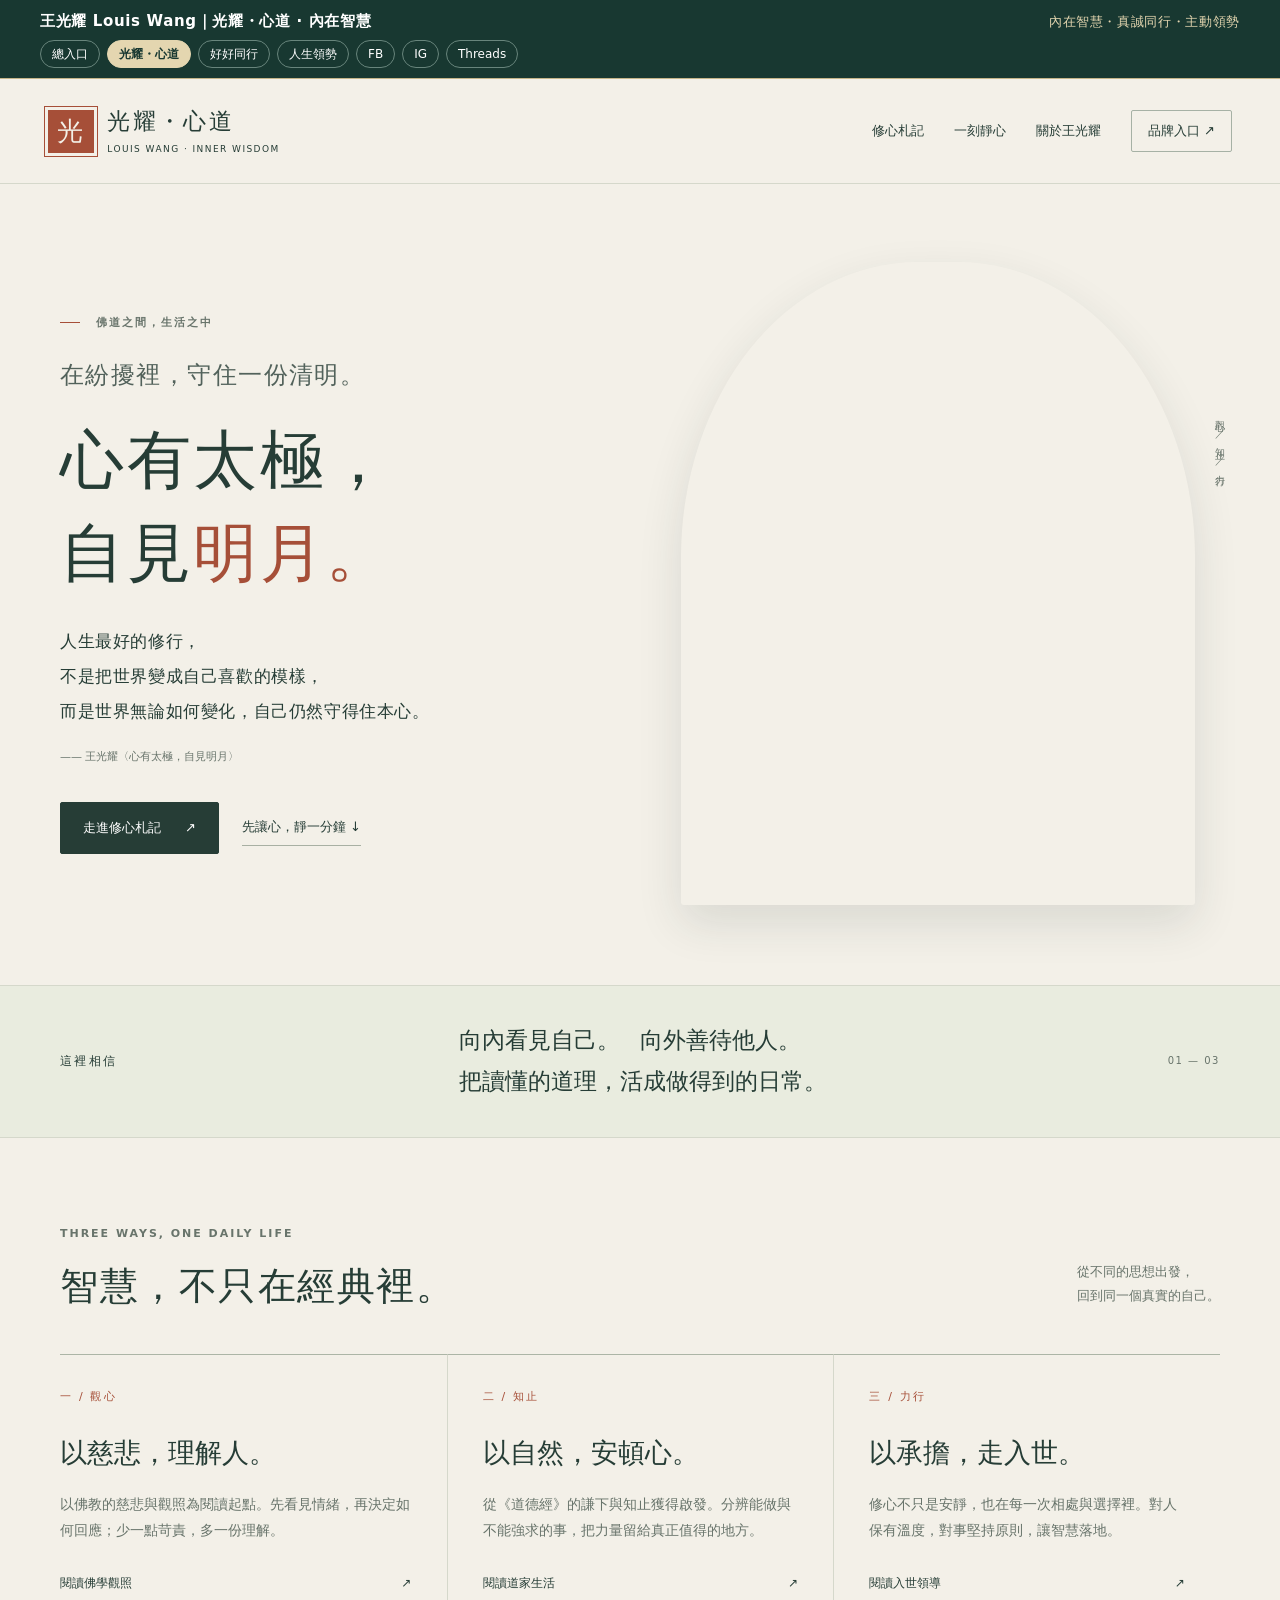
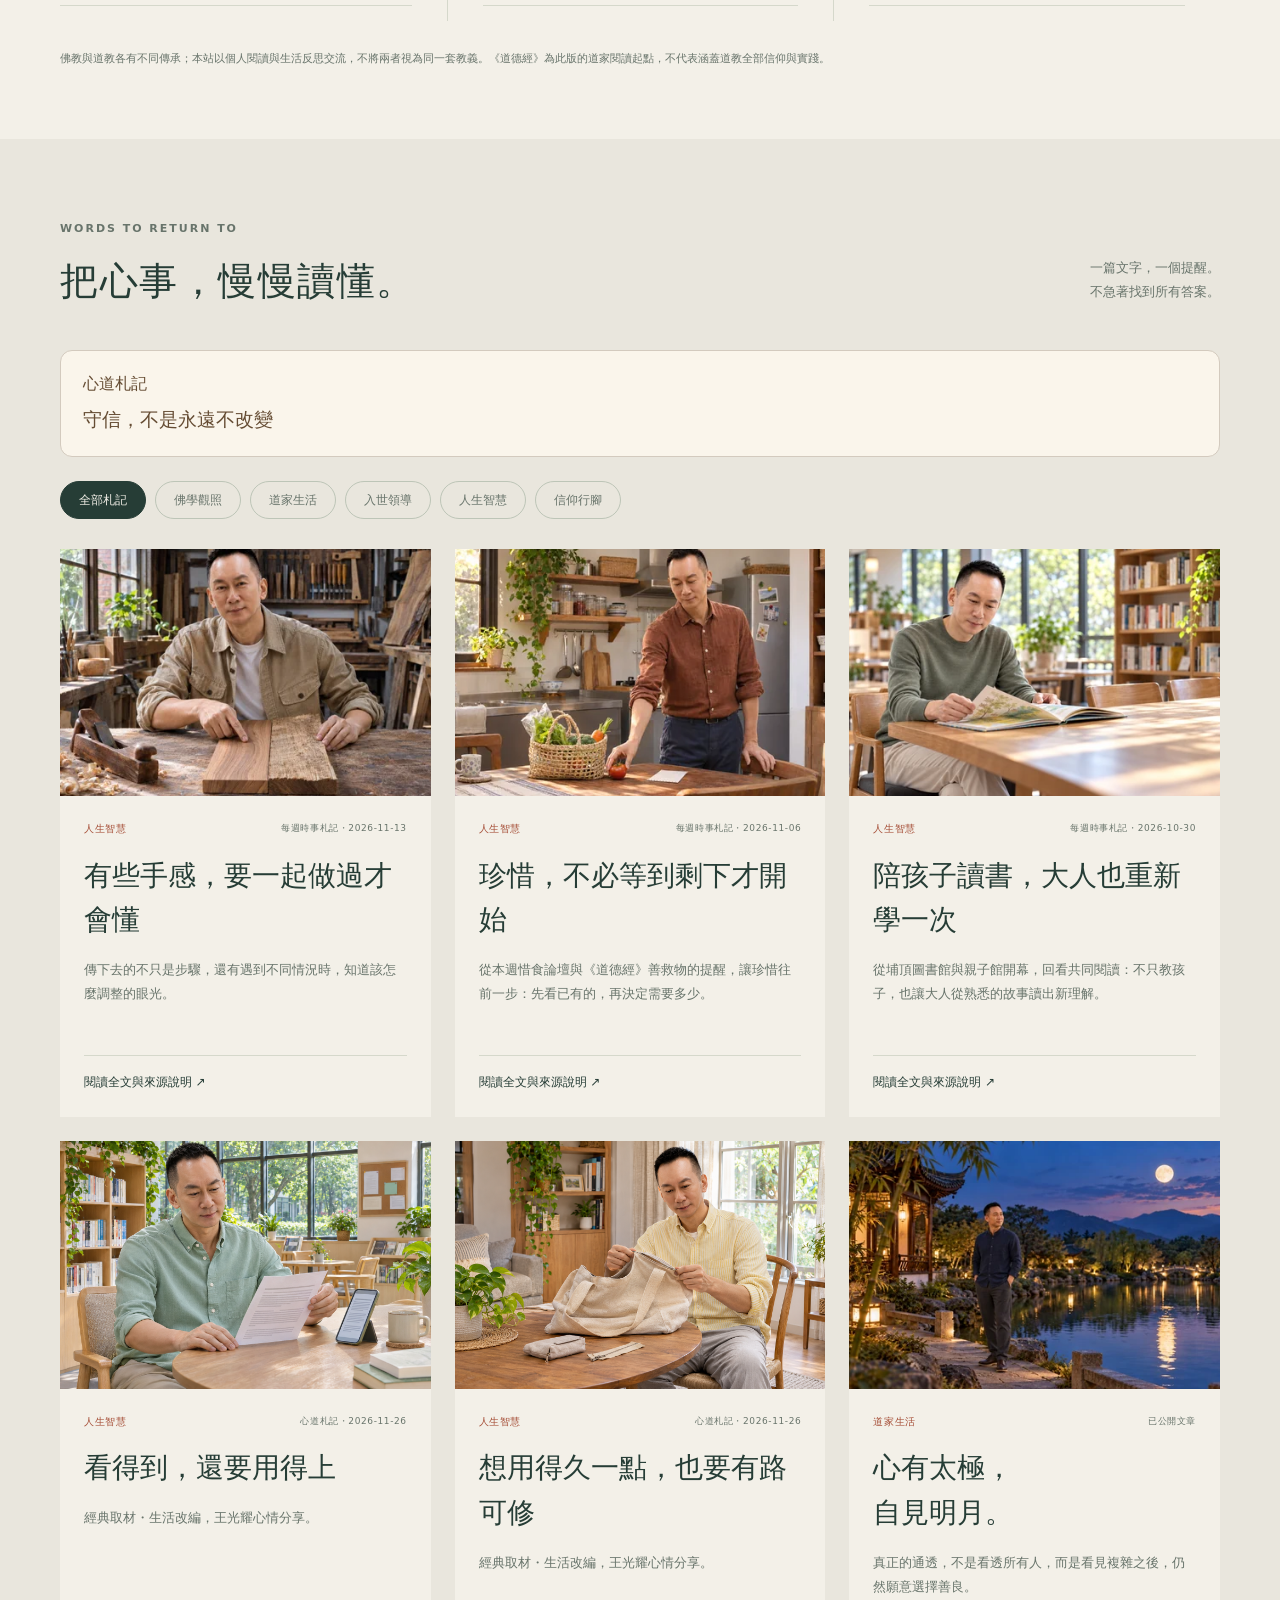
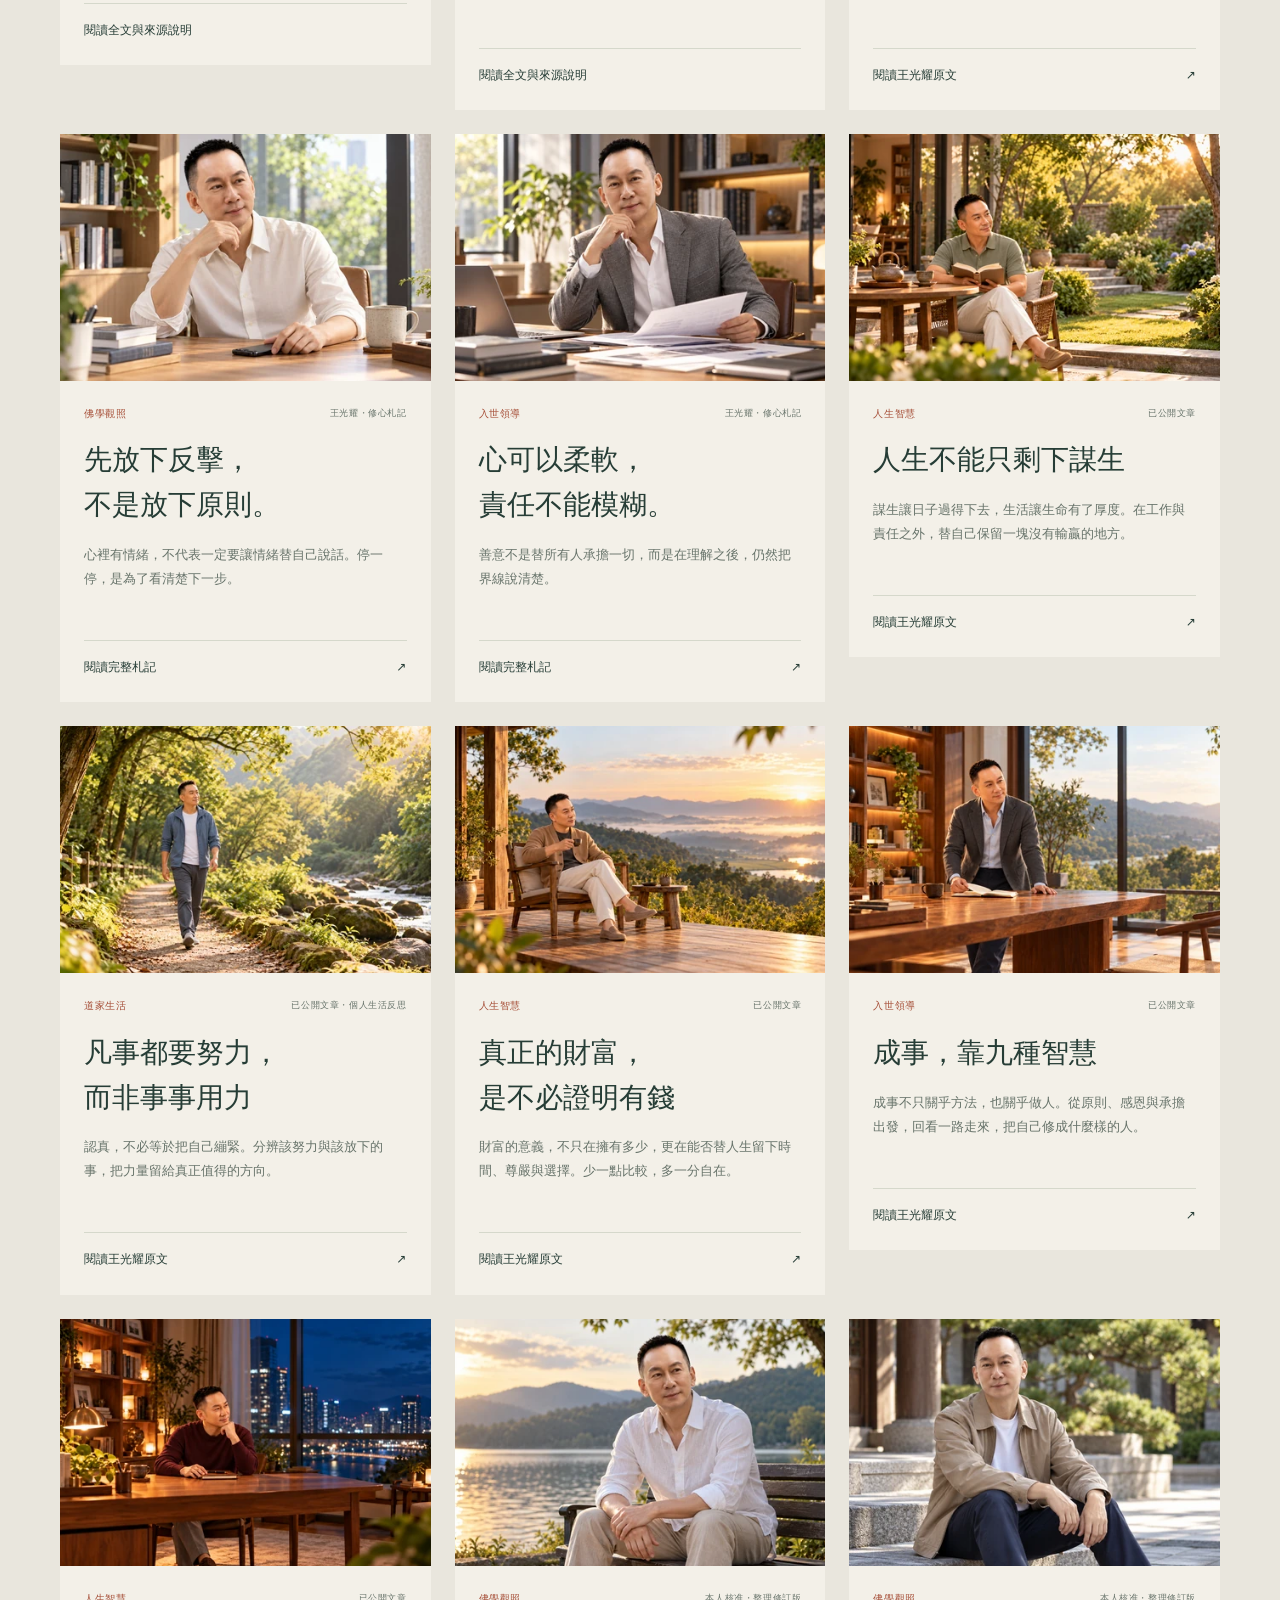
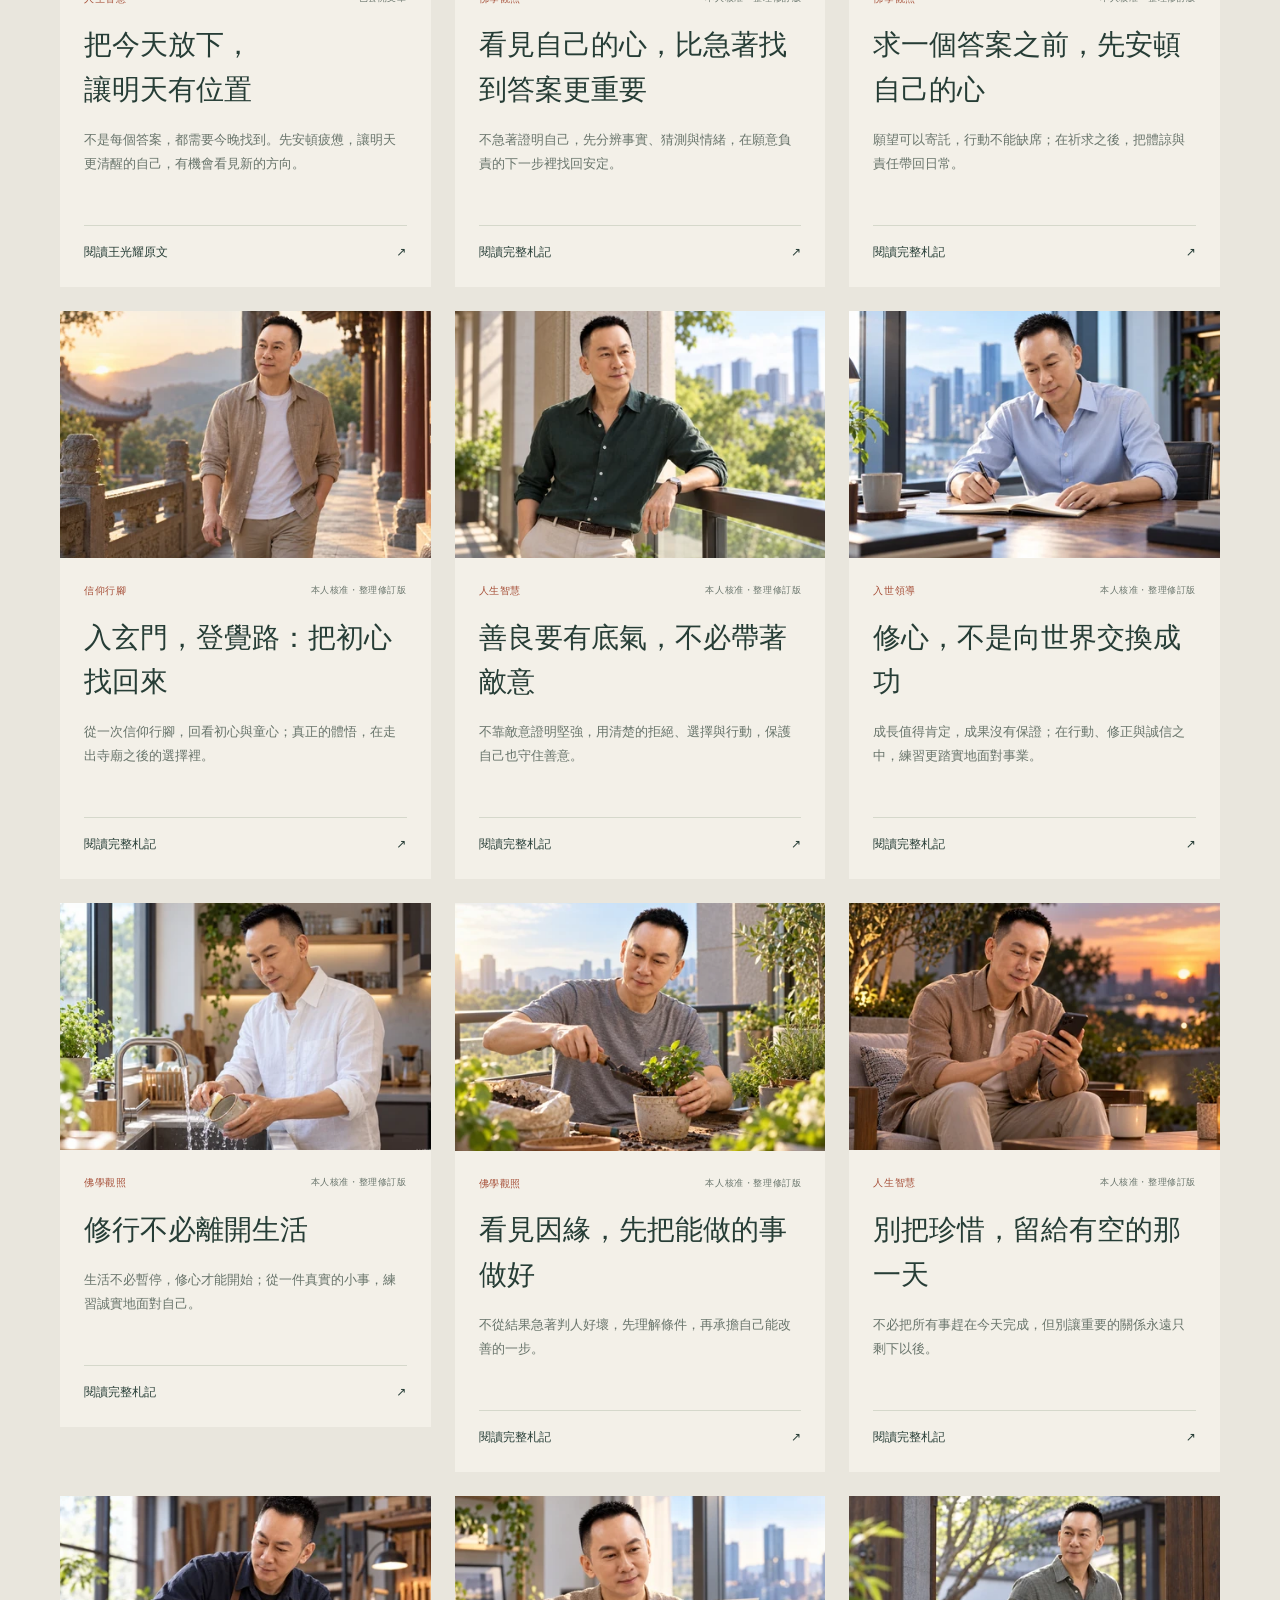
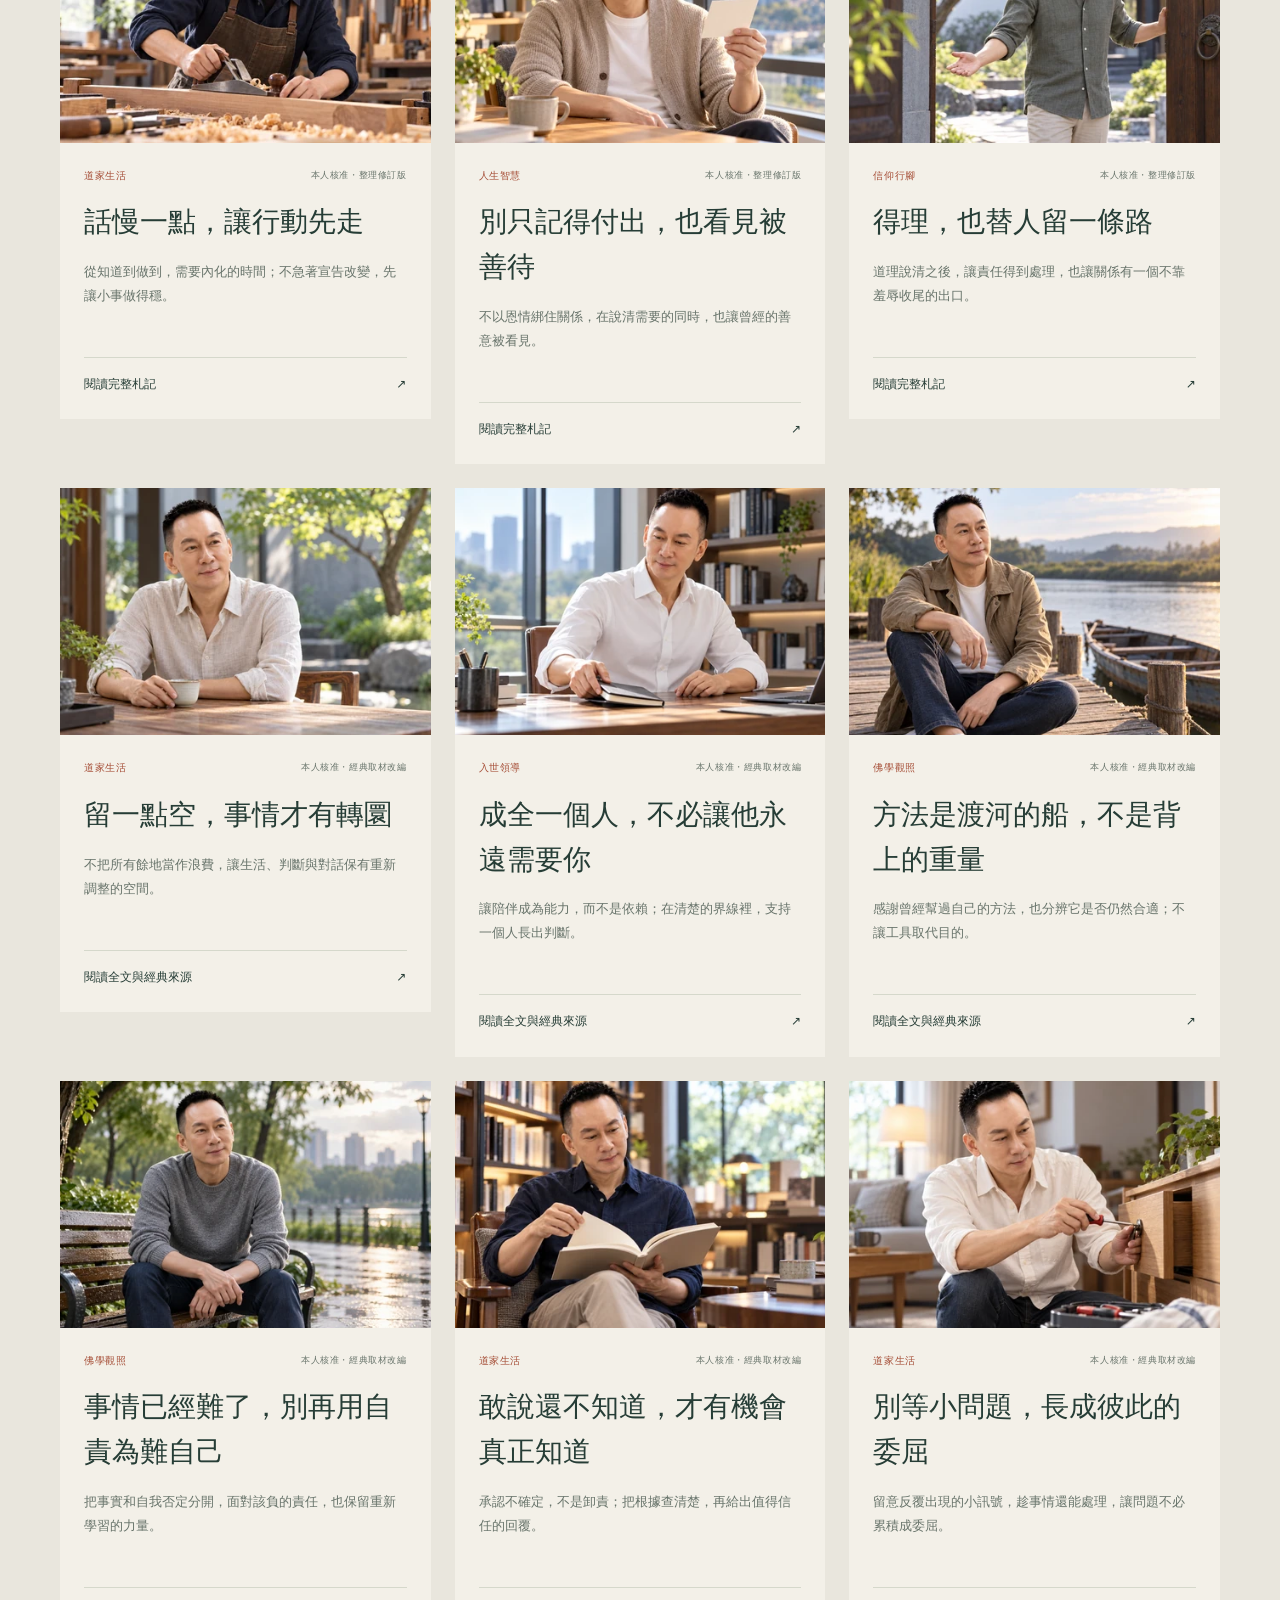
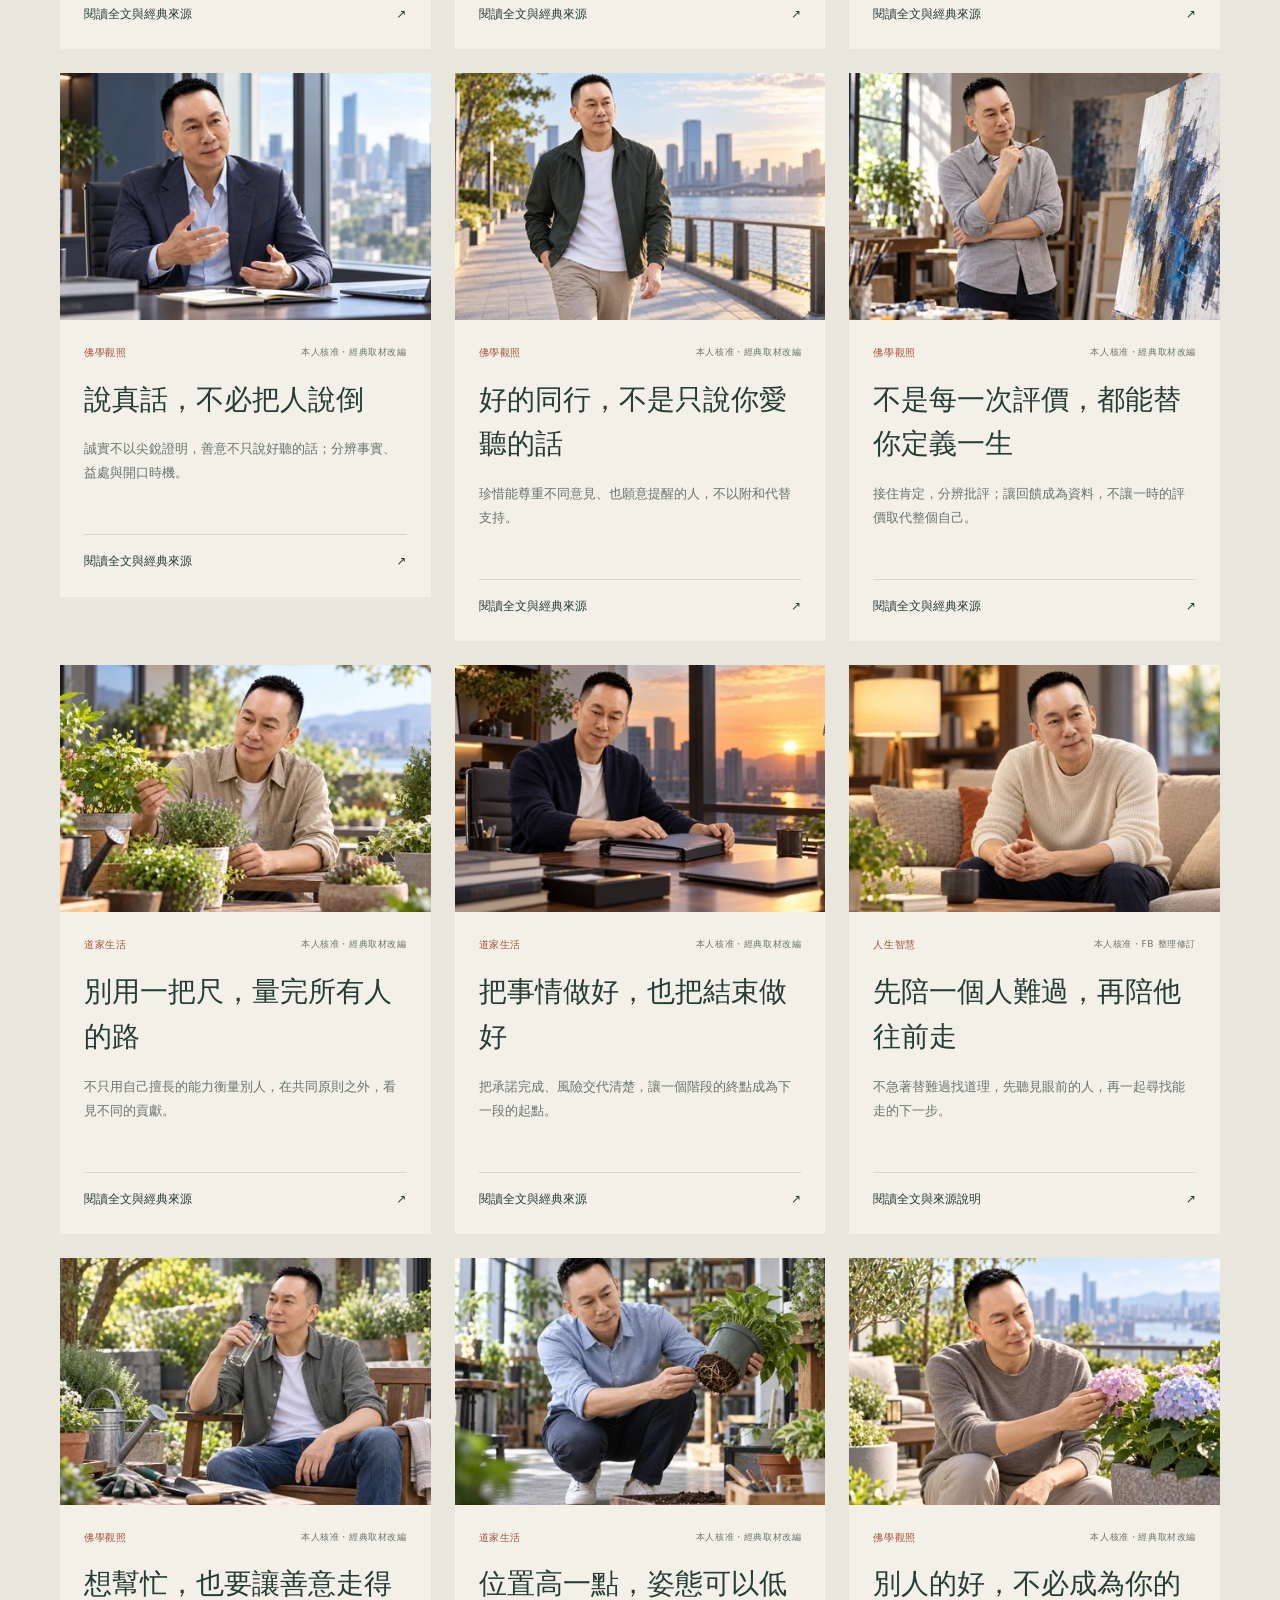
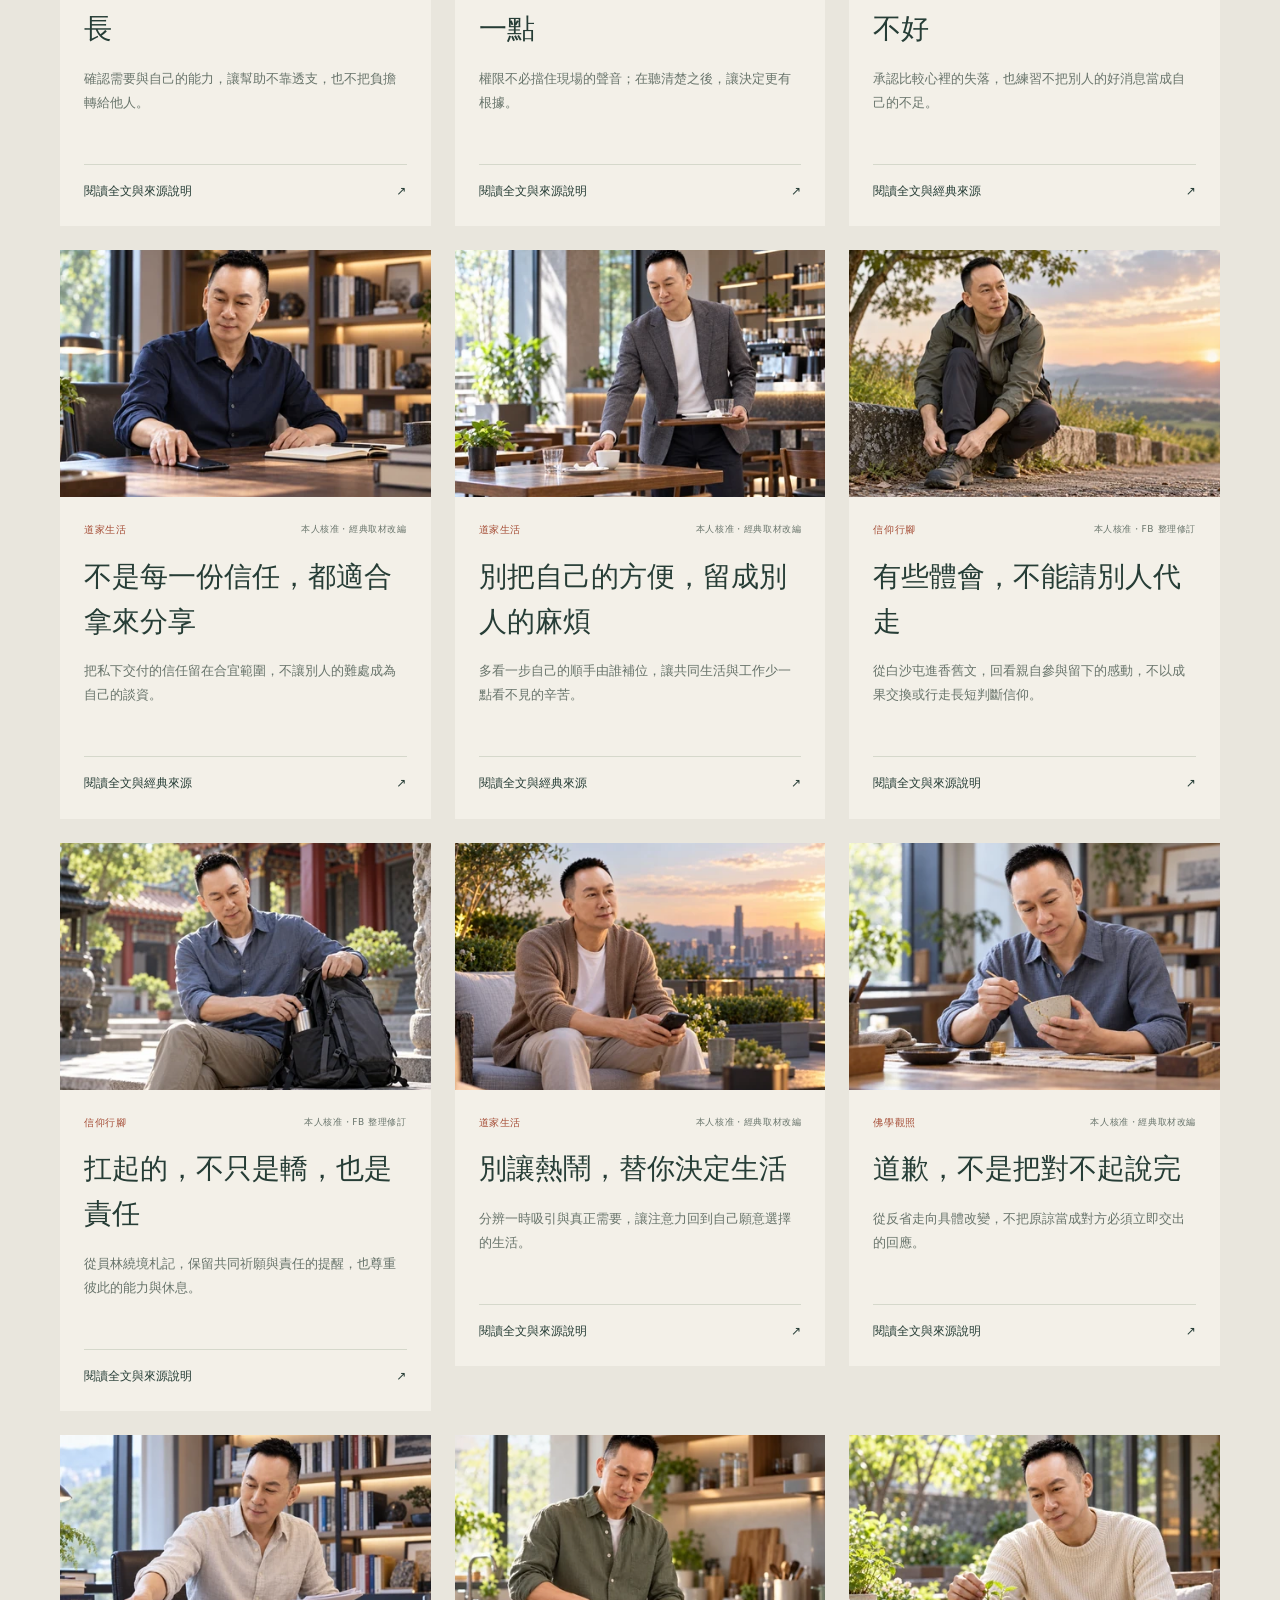
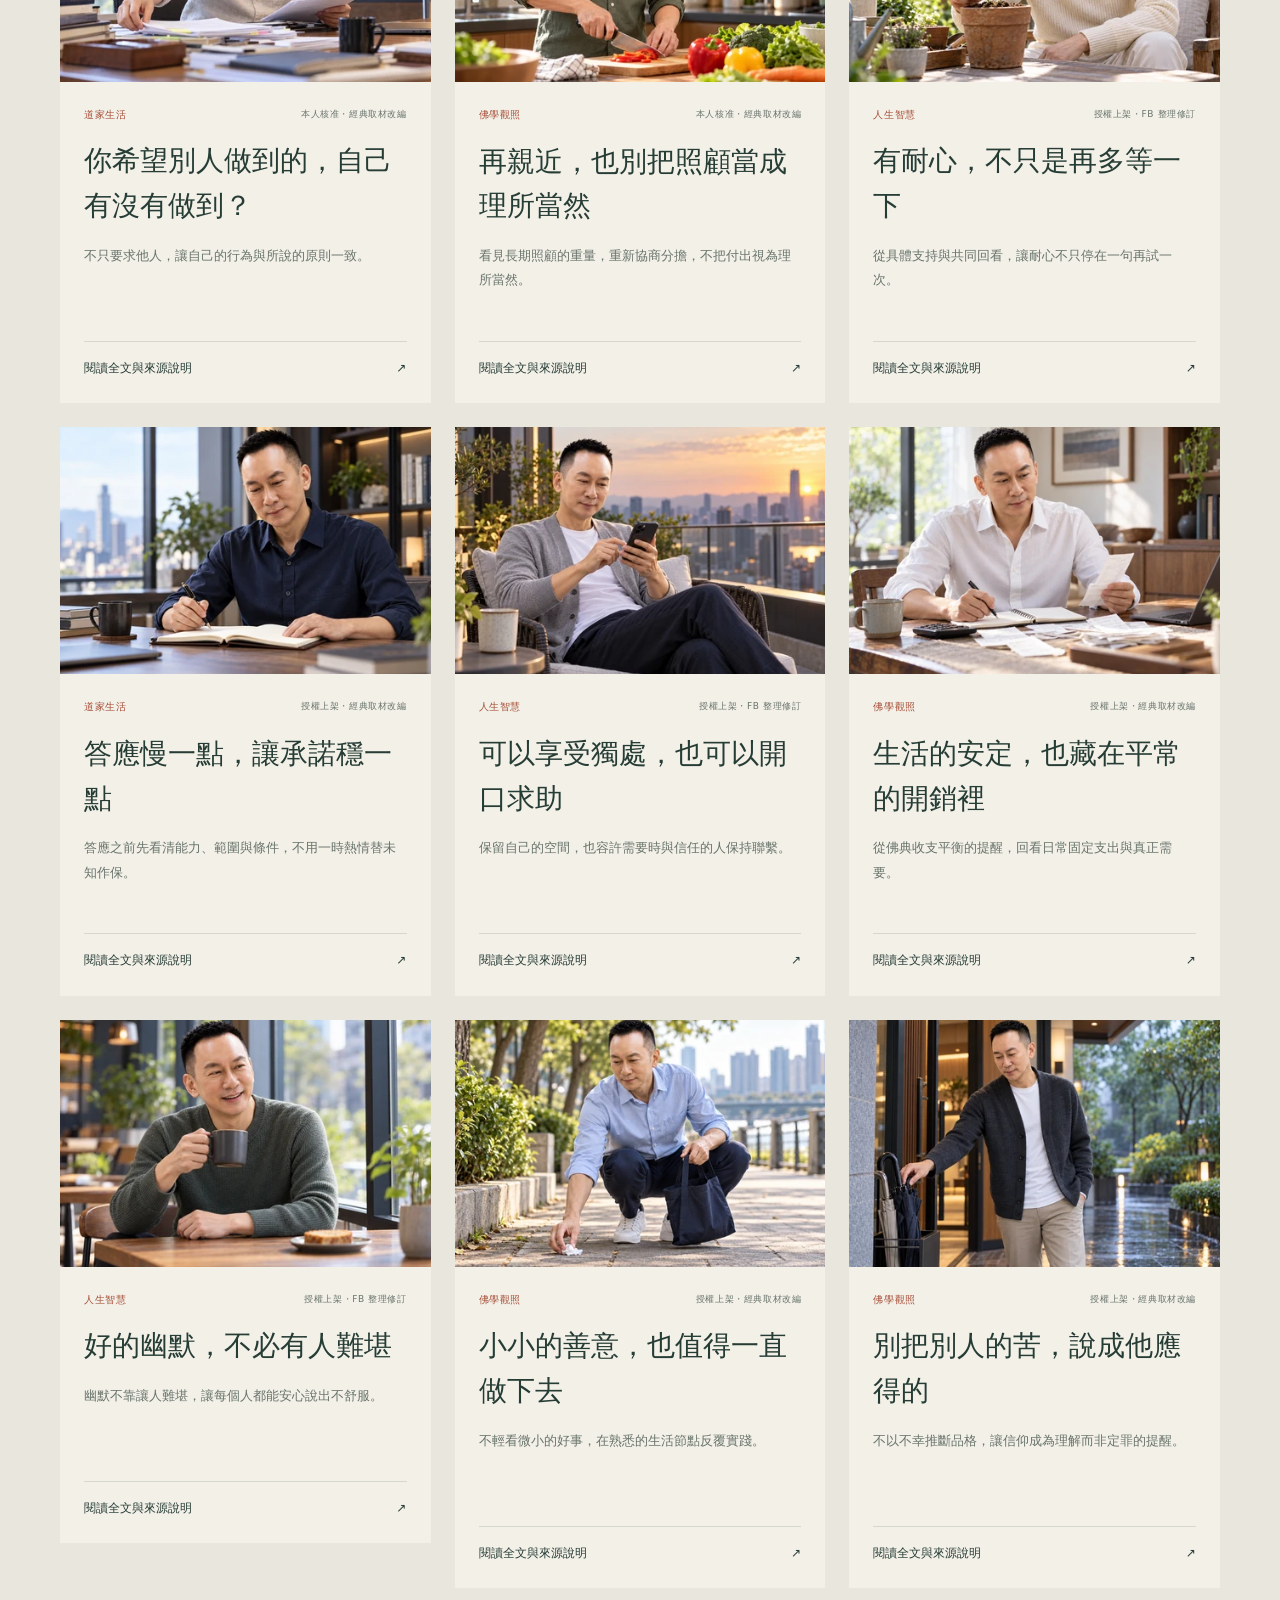
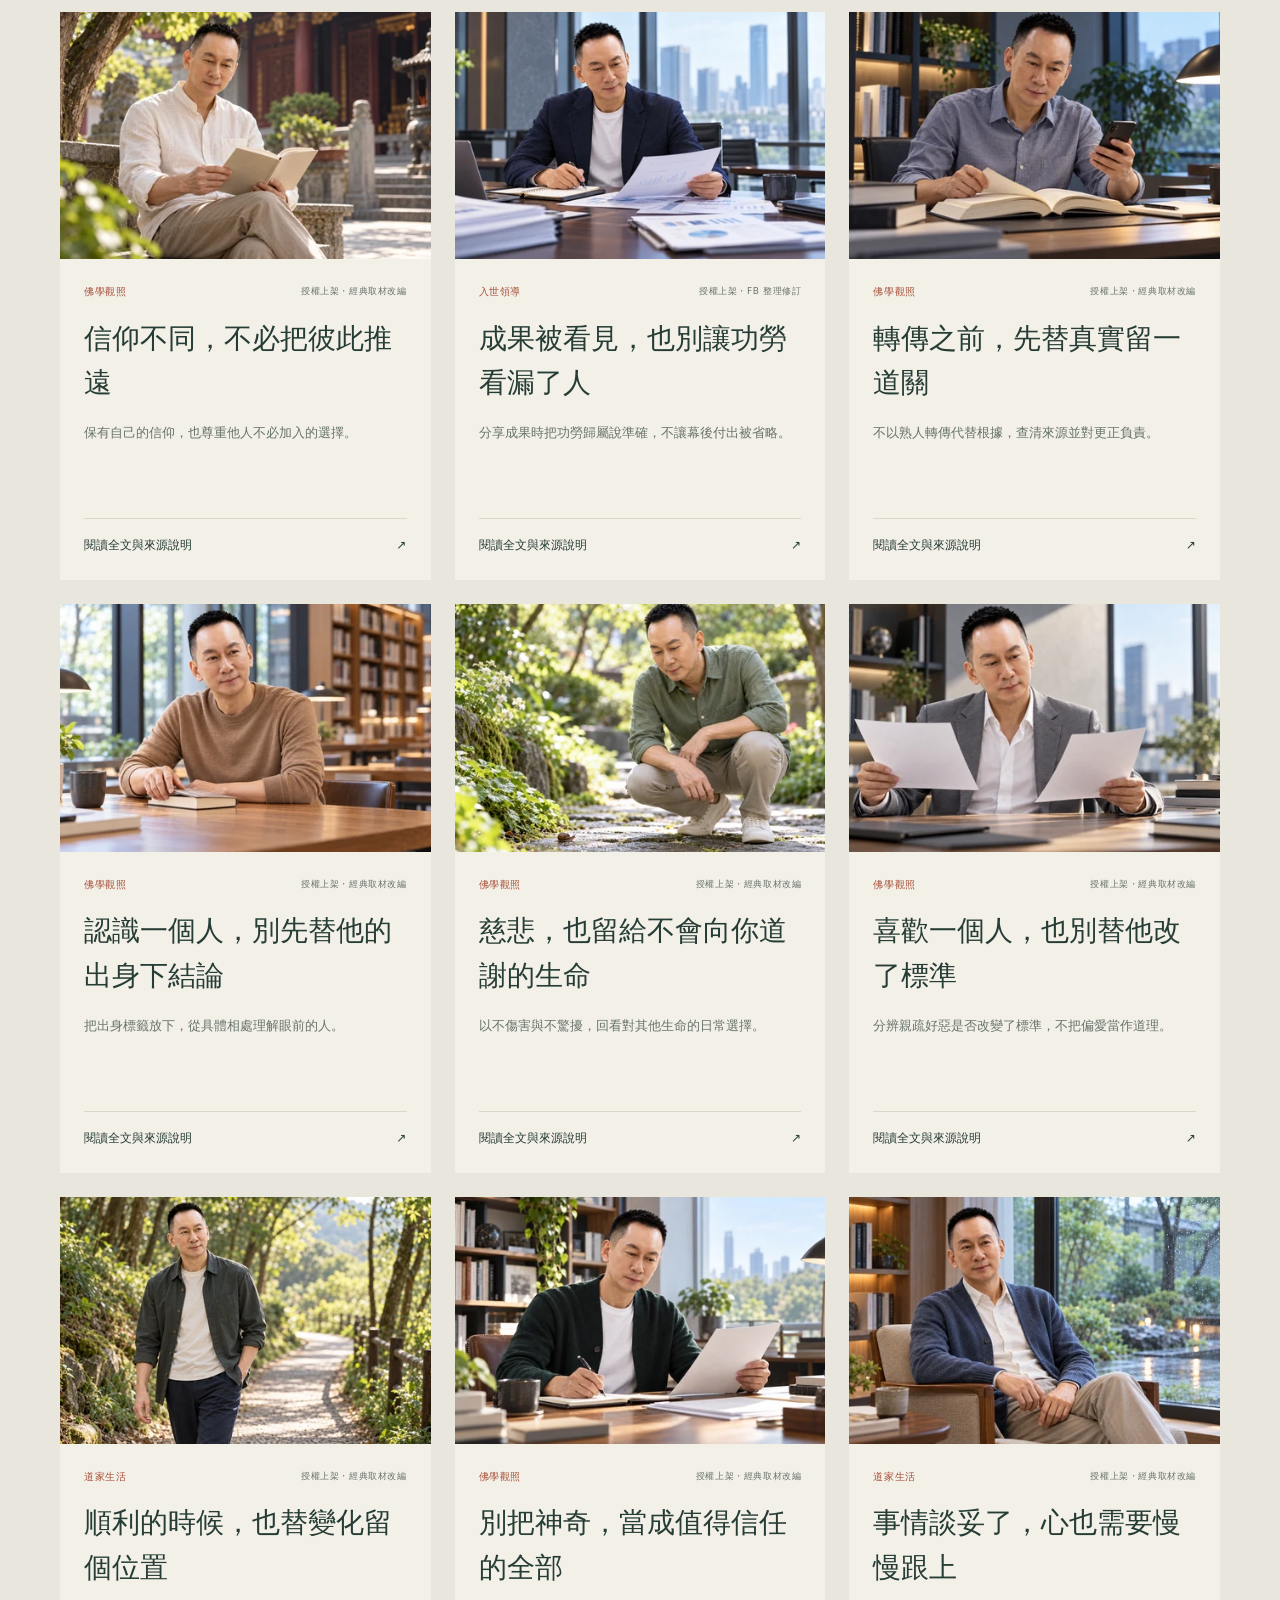
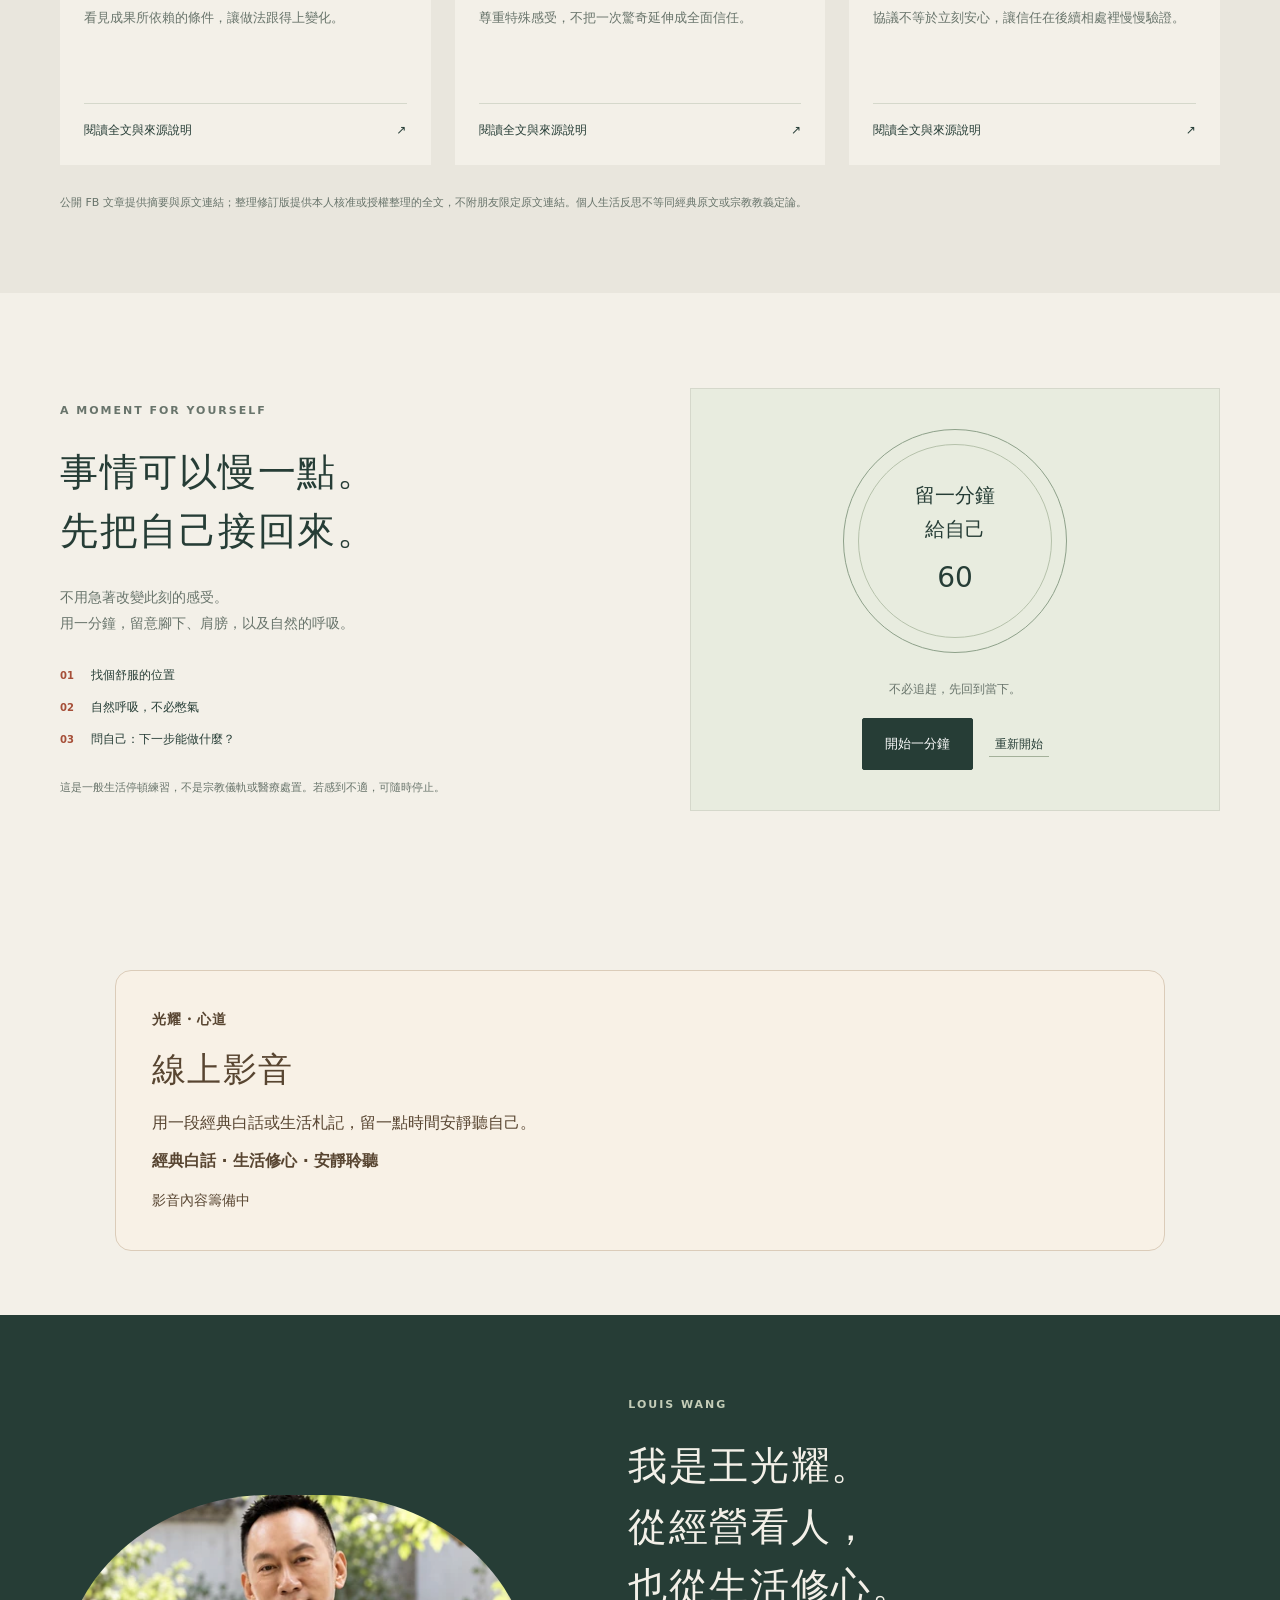
<file: index.html>
<!doctype html>
<html lang="zh-Hant-TW">
<head>
  <meta charset="utf-8"><meta name="viewport" content="width=device-width,initial-scale=1">
  <title>光耀・心道｜佛道思想與生活修心札記 · 王光耀</title>
  <meta name="description" content="王光耀以佛學、道家思想和日常觀察寫下生活修心札記，分享情緒、關係與責任的思考，並提供一分鐘靜心練習。">
  <meta name="robots" content="index,follow">
  <link rel="canonical" href="https://louisxindao.com/">
  <meta property="og:title" content="光耀・心道｜佛道思想與生活修心札記 · 王光耀">
  <meta property="og:description" content="王光耀以佛學、道家思想和日常觀察寫下生活修心札記，分享情緒、關係與責任的思考，並提供一分鐘靜心練習。">
  <meta property="og:type" content="website"><meta property="og:locale" content="zh_TW">
  <meta property="og:url" content="https://louisxindao.com/">
  <meta property="og:image" content="https://louisxindao.com/assets/wang-guang-yao-courtyard-v001.png">
  <link rel="stylesheet" href="style.css"><link rel="stylesheet" href="article-photos.css?v=20261024-mobile-full"><link rel="stylesheet" href="responsive.css?v=20261023-portrait"><script src="approved-notes.js?v=20261024-clean-labels" defer></script><script src="approved-batch3.js?v=20261024-clean-labels" defer></script><script src="approved-batch4.js?v=20261024-clean-labels" defer></script><script src="approved-batch5.js?v=20261024-clean-labels" defer></script><script src="approved-batch6.js?v=20261024-clean-labels" defer></script><script src="approved-batch7.js?v=20261108-copy" defer></script><script src="approved-batch8.js?v=20261024-clean-labels" defer></script><script src="approved-batch9.js?v=20261108-copy" defer></script><script src="approved-batch10.js?v=20261108-copy" defer></script><script src="approved-batch11.js?v=20261024-clean-labels" defer></script><script src="approved-batch12.js?v=20261024-clean-labels" defer></script><script src="approved-batch13.js?v=20261108-copy" defer></script><script src="approved-batch14.js?v=20261024-clean-labels" defer></script><script src="approved-batch15.js?v=20261024-clean-labels" defer></script><script src="approved-batch16.js?v=20261024-clean-labels" defer></script><script src="approved-batch17.js?v=20261024-clean-labels" defer></script><script src="approved-batch18.js?v=20261108-copy" defer></script><script src="approved-batch19.js?v=20261024-clean-labels" defer></script><script src="approved-batch20.js?v=20261108-copy" defer></script><script src="app.js?v=20261113-W46-photo" defer></script>
  <link rel="stylesheet" href="hero-photo.css?v=20261024-original">
<style id="louis-brand-network-style">
.louis-brand-network{position:relative;z-index:30;background:#183831;color:#fff;padding:10px max(18px,calc((100% - 1200px)/2));font-family:system-ui,"Microsoft JhengHei",sans-serif;box-sizing:border-box;border-bottom:1px solid #c5b589}
.louis-brand-network *{box-sizing:border-box}.louis-brand-network .lbn-identity{display:flex;align-items:center;justify-content:space-between;gap:10px;flex-wrap:wrap;margin:0 0 7px;font-size:13px;line-height:1.5;letter-spacing:.05em}.louis-brand-network strong{font-size:15px;color:#fff}.louis-brand-network .lbn-tagline{color:#e4d6b0}.louis-brand-network nav{display:flex!important;position:static!important;width:auto!important;max-width:none!important;gap:7px!important;flex-wrap:wrap!important;align-items:center!important;margin:0!important;padding:0!important;background:none!important;transform:none!important}
.louis-brand-network nav a{display:inline-flex!important;position:static!important;color:#fff!important;background:transparent!important;border:1px solid #68857c!important;border-radius:99px!important;text-decoration:none!important;font-size:12px!important;line-height:1.4!important;letter-spacing:0!important;padding:5px 11px!important;white-space:nowrap!important;min-height:28px!important;margin:0!important;font-weight:400!important;opacity:1!important}
.louis-brand-network nav a[aria-current="page"]{background:#e4d6b0!important;color:#183831!important;border-color:#e4d6b0!important;font-weight:700!important}.louis-brand-network nav a:hover,.louis-brand-network nav a:focus-visible{outline:2px solid #fff;outline-offset:2px}
@media(max-width:600px){.louis-brand-network{padding:9px 14px}.louis-brand-network .lbn-identity{display:block;font-size:11px;margin-bottom:7px}.louis-brand-network strong{font-size:13px}.louis-brand-network .lbn-tagline{display:block;margin-top:2px}.louis-brand-network nav{gap:5px!important}.louis-brand-network nav a{font-size:11px!important;padding:4px 8px!important}}
</style><script type="application/ld+json">{"@context":"https://schema.org","@graph":[{"@type":"Person","@id":"https://louisxindao.com/#wang-guang-yao","name":"王光耀","alternateName":"Louis Wang","url":"https://louisxindao.com/about/","sameAs":["https://portaly.cc/louiswang1970","https://www.facebook.com/wang.guang.yao.140962/","https://www.instagram.com/kuang_yao_wang/","https://www.threads.com/@kuang_yao_wang","https://wangguangyao.wellmarket-louis.workers.dev/about.html"],"image":{"@type":"ImageObject","@id":"https://louisxindao.com/assets/wang-guang-yao-professional.jpg#image","contentUrl":"https://louisxindao.com/assets/wang-guang-yao-professional.jpg","url":"https://louisxindao.com/assets/wang-guang-yao-professional.jpg","width":1144,"height":1430,"caption":"王光耀（Louis Wang），威力馬國際事業營運長，身穿藍色西裝的專業肖像"},"subjectOf":[{"@type":"CollectionPage","url":"https://louisxindao.com/about/media/","name":"王光耀媒體報導與公開發言"}]},{"@type":"WebSite","@id":"https://louisxindao.com/#website","url":"https://louisxindao.com/","name":"光耀・心道","inLanguage":"zh-Hant-TW","publisher":{"@id":"https://louisxindao.com/#wang-guang-yao"},"description":"王光耀以佛學、道家思想和日常觀察寫下生活修心札記，分享情緒、關係與責任的思考，並提供一分鐘靜心練習。"}]}</script><meta name="google-site-verification" content="0hVSzbwYHQ59qNDqMtD0qADytAq8sfcF4ePG6GSRrXQ">
<link rel="alternate" type="text/markdown" href="https://louisxindao.com/index.md"></head>
<body><aside class="louis-brand-network" aria-label="王光耀品牌與社群"><div class="lbn-identity"><strong>王光耀 Louis Wang｜光耀・心道 · 內在智慧</strong><span class="lbn-tagline">內在智慧・真誠同行・主動領勢</span></div><nav aria-label="王光耀品牌全站導航"><a href="https://portaly.cc/louiswang1970">總入口</a><a href="https://louisxindao.com/" aria-current="page">光耀・心道</a><a href="https://louiswalk.com/">好好同行</a><a href="https://louislead.com/">人生領勢</a><a href="https://www.facebook.com/wang.guang.yao.140962/">FB</a><a href="https://www.instagram.com/kuang_yao_wang/">IG</a><a href="https://www.threads.com/@kuang_yao_wang">Threads</a></nav></aside>
<a class="skip" href="#main">跳到主要內容</a>
<header class="header"><a class="brand" href="#" aria-label="光耀心道首頁"><span class="seal">光</span><span>光耀・心道<small>LOUIS WANG · INNER WISDOM</small></span></a><nav aria-label="主選單"><a href="#notes">修心札記</a><a href="#practice">一刻靜心</a><a href="/about/">關於王光耀</a><a class="nav-link" href="https://portaly.cc/louiswang1970" target="_blank" rel="noopener noreferrer">品牌入口 ↗</a></nav></header>
<main id="main">
<section class="hero wrap" aria-labelledby="hero-title">
 <div class="hero-copy"><p class="eyebrow"><span></span> 佛道之間，生活之中</p><p class="hero-original">在紛擾裡，守住一份清明。</p><h1 id="hero-title">心有太極，<br>自見<span>明月。</span></h1><p class="intro">人生最好的修行，<br>不是把世界變成自己喜歡的模樣，<br>而是世界無論如何變化，自己仍然守得住本心。</p><p class="attribution">—— 王光耀〈心有太極，自見明月〉</p><div class="hero-actions"><a class="primary" href="#notes">走進修心札記 <span>↗</span></a><a class="text-link" href="#practice">先讓心，靜一分鐘 ↓</a></div></div>
 <div class="hero-art hero-photo"><img src="assets/hero-moon-landscape-v001-w1122.webp" srcset="assets/hero-moon-landscape-v001-w480.webp 480w, assets/hero-moon-landscape-v001-w800.webp 800w, assets/hero-moon-landscape-v001-w1122.webp 1122w" sizes="(max-width: 700px) min(424px, calc(100vw - 56px)), 520px" alt="明月映照靜湖，松影與荷葉相伴，遠山雲霧呈現清明自然的山水意境" width="1122" height="1402" fetchpriority="high" decoding="async"><span class="art-side">觀心 ／ 知止 ／ 力行</span></div>
</section>
<div class="manifesto"><div class="wrap manifesto-inner"><span class="mini-label">這裡相信</span><p>向內看見自己。<span>向外善待他人。</span><br>把讀懂的道理，活成做得到的日常。</p><span class="manifesto-number">01 — 03</span></div></div>
<section class="wrap paths" aria-labelledby="paths-title"><div class="section-head"><div><p class="eyebrow">THREE WAYS, ONE DAILY LIFE</p><h2 id="paths-title">智慧，不只在經典裡。</h2></div><p>從不同的思想出發，<br>回到同一個真實的自己。</p></div><div class="path-grid">
 <article><span class="path-number">一 / 觀心</span><h3>以慈悲，理解人。</h3><p>以佛教的慈悲與觀照為閱讀起點。先看見情緒，再決定如何回應；少一點苛責，多一份理解。</p><a href="#notes" data-filter-link="佛學觀照">閱讀佛學觀照 <span>↗</span></a></article>
 <article><span class="path-number">二 / 知止</span><h3>以自然，安頓心。</h3><p>從《道德經》的謙下與知止獲得啟發。分辨能做與不能強求的事，把力量留給真正值得的地方。</p><a href="#notes" data-filter-link="道家生活">閱讀道家生活 <span>↗</span></a></article>
 <article><span class="path-number">三 / 力行</span><h3>以承擔，走入世。</h3><p>修心不只是安靜，也在每一次相處與選擇裡。對人保有溫度，對事堅持原則，讓智慧落地。</p><a href="#notes" data-filter-link="入世領導">閱讀入世領導 <span>↗</span></a></article>
 </div><p class="small-note">佛教與道教各有不同傳承；本站以個人閱讀與生活反思交流，不將兩者視為同一套教義。《道德經》為此版的道家閱讀起點，不代表涵蓋道教全部信仰與實踐。</p></section>
<section class="notes-section" id="notes" aria-labelledby="notes-title"><div class="wrap"><div class="section-head"><div><p class="eyebrow">WORDS TO RETURN TO</p><h2 id="notes-title">把心事，慢慢讀懂。</h2></div><p>一篇文字，一個提醒。<br>不急著找到所有答案。</p></div><article id="keeping-trust-entry" style="margin:0 0 24px;padding:18px 22px;border:1px solid #d3cabe;border-radius:12px;background:#faf5eb;color:#654c33"><p style="margin:0 0 5px">心道札記</p><h3 style="margin:0"><a style="color:inherit" href="/insights/keeping-trust/">守信，不是永遠不改變</a></h3></article><div class="filters" role="group" aria-label="依主題篩選文章"><button class="active" data-filter="全部" aria-pressed="true">全部札記</button><button data-filter="佛學觀照" aria-pressed="false">佛學觀照</button><button data-filter="道家生活" aria-pressed="false">道家生活</button><button data-filter="入世領導" aria-pressed="false">入世領導</button></div><div class="note-grid"><article class="note" id="note-extra-20261126-01" data-category="人生智慧"><figure class="note-photo"><a href="/insights/usable-information/"><img src="/insights/usable-information/photo-v001.png" width="1536" height="1024" alt="王光耀穿淺綠色襯衫，坐在自然光閱讀室，對照紙本與手機資訊。" loading="lazy" decoding="async"></a></figure><div class="note-body"><p class="category">人生智慧 <span>心道札記・2026-11-26</span></p><h3>看得到，還要用得上</h3><p>經典取材・生活改編，王光耀心情分享。</p><a class="read-note" href="/insights/usable-information/">閱讀全文與來源說明</a></div></article>
<article class="note" id="note-weekly-2026-W47" data-category="人生智慧"><figure class="note-photo"><a href="/insights/repair-paths/"><img src="/insights/repair-paths/photo-v001.png" width="1536" height="1024" alt="王光耀穿淺黃色條紋襯衫，在家中窗邊查看舊帆布袋的拉鍊，桌上放著替換拉鍊" loading="lazy" decoding="async"></a></figure><div class="note-body"><p class="category">人生智慧 <span>心道札記・2026-11-26</span></p><h3>想用得久一點，也要有路可修</h3><p>經典取材・生活改編，王光耀心情分享。</p><a class="read-note" href="/insights/repair-paths/">閱讀全文與來源說明</a></div></article>
 <article class="note featured" data-category="道家生活" id="note-external-1"><figure class="note-photo"><img src="assets/article-external-1-v002-w1536.webp" srcset="assets/article-external-1-v002-w480.webp 480w, assets/article-external-1-v002-w800.webp 800w, assets/article-external-1-v002-w1536.webp 1536w" sizes="(max-width: 700px) calc(110vw - 44px), 408px" alt="王光耀本人形象，呼應〈心有太極，自見明月。〉" width="1536" height="1024" loading="lazy" decoding="async"></figure><div class="note-body"><p class="category">道家生活 <span>已公開文章</span></p><h3>心有太極，<br>自見明月。</h3><p>真正的通透，不是看透所有人，而是看見複雜之後，仍然願意選擇善良。</p><a href="https://www.facebook.com/photo/?fbid=2978779909157688&amp;set=a.284106685291704" target="_blank" rel="noopener noreferrer">閱讀王光耀原文 <span>↗</span></a></div></article>
 <article class="note" data-category="佛學觀照" id="note-compassion"><figure class="note-photo"><img src="assets/article-compassion-v001-w1536.webp" srcset="assets/article-compassion-v001-w480.webp 480w, assets/article-compassion-v001-w800.webp 800w, assets/article-compassion-v001-w1536.webp 1536w" sizes="(max-width: 700px) calc(110vw - 44px), 408px" alt="王光耀本人形象，呼應〈先放下反擊，不是放下原則。〉" width="1536" height="1024" loading="lazy" decoding="async"></figure><div class="note-body"><p class="category">佛學觀照 <span>王光耀・修心札記</span></p><h3>先放下反擊，<br>不是放下原則。</h3><p>心裡有情緒，不代表一定要讓情緒替自己說話。停一停，是為了看清楚下一步。</p><button class="read-note" data-note="compassion">閱讀完整札記 <span>↗</span></button></div></article>
 <article class="note" data-category="入世領導" id="note-leadership"><figure class="note-photo"><img src="assets/article-leadership-v001-w1536.webp" srcset="assets/article-leadership-v001-w480.webp 480w, assets/article-leadership-v001-w800.webp 800w, assets/article-leadership-v001-w1536.webp 1536w" sizes="(max-width: 700px) calc(110vw - 44px), 408px" alt="王光耀本人形象，呼應〈心可以柔軟，責任不能模糊。〉" width="1536" height="1024" loading="lazy" decoding="async"></figure><div class="note-body"><p class="category">入世領導 <span>王光耀・修心札記</span></p><h3>心可以柔軟，<br>責任不能模糊。</h3><p>善意不是替所有人承擔一切，而是在理解之後，仍然把界線說清楚。</p><button class="read-note" data-note="leadership">閱讀完整札記 <span>↗</span></button></div></article>
 <article class="note" data-category="人生智慧" id="note-external-4"><figure class="note-photo"><img src="assets/article-external-4-v002-w1536.webp" srcset="assets/article-external-4-v002-w480.webp 480w, assets/article-external-4-v002-w800.webp 800w, assets/article-external-4-v002-w1536.webp 1536w" sizes="(max-width: 700px) calc(110vw - 44px), 408px" alt="王光耀本人形象，呼應〈人生不能只剩下謀生〉" width="1536" height="1024" loading="lazy" decoding="async"></figure><div class="note-body"><p class="category">人生智慧 <span>已公開文章</span></p><h3>人生不能只剩下謀生</h3><p>謀生讓日子過得下去，生活讓生命有了厚度。在工作與責任之外，替自己保留一塊沒有輸贏的地方。</p><a href="https://www.facebook.com/photo/?fbid=2954280271607652&amp;set=a.1241672832868413" target="_blank" rel="noopener noreferrer">閱讀王光耀原文 <span>↗</span></a></div></article>
 <article class="note" data-category="道家生活" id="note-external-5"><figure class="note-photo"><img src="assets/article-external-5-v002-w1536.webp" srcset="assets/article-external-5-v002-w480.webp 480w, assets/article-external-5-v002-w800.webp 800w, assets/article-external-5-v002-w1536.webp 1536w" sizes="(max-width: 700px) calc(110vw - 44px), 408px" alt="王光耀本人形象，呼應〈凡事都要努力，而非事事用力〉" width="1536" height="1024" loading="lazy" decoding="async"></figure><div class="note-body"><p class="category">道家生活 <span>已公開文章・個人生活反思</span></p><h3>凡事都要努力，<br>而非事事用力</h3><p>認真，不必等於把自己繃緊。分辨該努力與該放下的事，把力量留給真正值得的方向。</p><a href="https://www.facebook.com/photo/?fbid=2934540630248283&amp;set=a.1241672832868413" target="_blank" rel="noopener noreferrer">閱讀王光耀原文 <span>↗</span></a></div></article>
 <article class="note" data-category="人生智慧" id="note-external-6"><figure class="note-photo"><img src="assets/article-external-6-v002-w1536.webp" srcset="assets/article-external-6-v002-w480.webp 480w, assets/article-external-6-v002-w800.webp 800w, assets/article-external-6-v002-w1536.webp 1536w" sizes="(max-width: 700px) calc(110vw - 44px), 408px" alt="王光耀本人形象，呼應〈真正的財富，是不必證明有錢〉" width="1536" height="1024" loading="lazy" decoding="async"></figure><div class="note-body"><p class="category">人生智慧 <span>已公開文章</span></p><h3>真正的財富，<br>是不必證明有錢</h3><p>財富的意義，不只在擁有多少，更在能否替人生留下時間、尊嚴與選擇。少一點比較，多一分自在。</p><a href="https://www.facebook.com/photo/?fbid=2913032745732405&amp;set=a.284106685291704" target="_blank" rel="noopener noreferrer">閱讀王光耀原文 <span>↗</span></a></div></article>
 <article class="note" data-category="入世領導" id="note-external-7"><figure class="note-photo"><img src="assets/article-external-7-v002-w1536.webp" srcset="assets/article-external-7-v002-w480.webp 480w, assets/article-external-7-v002-w800.webp 800w, assets/article-external-7-v002-w1536.webp 1536w" sizes="(max-width: 700px) calc(110vw - 44px), 408px" alt="王光耀本人形象，呼應〈成事，靠九種智慧〉" width="1536" height="1024" loading="lazy" decoding="async"></figure><div class="note-body"><p class="category">入世領導 <span>已公開文章</span></p><h3>成事，靠九種智慧</h3><p>成事不只關乎方法，也關乎做人。從原則、感恩與承擔出發，回看一路走來，把自己修成什麼樣的人。</p><a href="https://www.facebook.com/photo/?fbid=2911072399261773&amp;set=a.284106685291704" target="_blank" rel="noopener noreferrer">閱讀王光耀原文 <span>↗</span></a></div></article>
 <article class="note" data-category="人生智慧" id="note-external-8"><figure class="note-photo"><img src="assets/article-external-8-v002-w1536.webp" srcset="assets/article-external-8-v002-w480.webp 480w, assets/article-external-8-v002-w800.webp 800w, assets/article-external-8-v002-w1536.webp 1536w" sizes="(max-width: 700px) calc(110vw - 44px), 408px" alt="王光耀本人形象，呼應〈把今天放下，讓明天有位置〉" width="1536" height="1024" loading="lazy" decoding="async"></figure><div class="note-body"><p class="category">人生智慧 <span>已公開文章</span></p><h3>把今天放下，<br>讓明天有位置</h3><p>不是每個答案，都需要今晚找到。先安頓疲憊，讓明天更清醒的自己，有機會看見新的方向。</p><a href="https://www.facebook.com/wang.guang.yao.140962/posts/pfbid02gsBNtxRPh2Ya2jySfZPqYHAN19j9JtA4X5sAYsQMuz6qN4jwfa23qTdbF3JdHvPil" target="_blank" rel="noopener noreferrer">閱讀王光耀原文 <span>↗</span></a></div></article>
 <article class="note" data-category="佛學觀照" id="note-batch2-b1"><figure class="note-photo"><img src="assets/article-batch2-b1-v001-w1536.webp" srcset="assets/article-batch2-b1-v001-w480.webp 480w, assets/article-batch2-b1-v001-w800.webp 800w, assets/article-batch2-b1-v001-w1536.webp 1536w" sizes="(max-width: 700px) calc(110vw - 44px), 408px" alt="王光耀本人形象，呼應〈看見自己的心，比急著找到答案更重要〉" width="1536" height="1024" loading="lazy" decoding="async"></figure><div class="note-body"><p class="category">佛學觀照 <span>本人核准・整理修訂版</span></p><h3>看見自己的心，比急著找到答案更重要</h3><p>不急著證明自己，先分辨事實、猜測與情緒，在願意負責的下一步裡找回安定。</p><button class="read-note" data-note="batch2-b1">閱讀完整札記 <span>↗</span></button></div></article>
 <article class="note" data-category="佛學觀照" id="note-batch2-b2"><figure class="note-photo"><img src="assets/article-batch2-b2-v001-w1536.webp" srcset="assets/article-batch2-b2-v001-w480.webp 480w, assets/article-batch2-b2-v001-w800.webp 800w, assets/article-batch2-b2-v001-w1536.webp 1536w" sizes="(max-width: 700px) calc(110vw - 44px), 408px" alt="王光耀本人形象，呼應〈求一個答案之前，先安頓自己的心〉" width="1536" height="1024" loading="lazy" decoding="async"></figure><div class="note-body"><p class="category">佛學觀照 <span>本人核准・整理修訂版</span></p><h3>求一個答案之前，先安頓自己的心</h3><p>願望可以寄託，行動不能缺席；在祈求之後，把體諒與責任帶回日常。</p><button class="read-note" data-note="batch2-b2">閱讀完整札記 <span>↗</span></button></div></article>
 <article class="note" data-category="信仰行腳" id="note-batch2-b3"><figure class="note-photo"><img src="assets/article-batch2-b3-v001-w1536.webp" srcset="assets/article-batch2-b3-v001-w480.webp 480w, assets/article-batch2-b3-v001-w800.webp 800w, assets/article-batch2-b3-v001-w1536.webp 1536w" sizes="(max-width: 700px) calc(110vw - 44px), 408px" alt="王光耀本人形象，呼應〈入玄門，登覺路：把初心找回來〉" width="1536" height="1024" loading="lazy" decoding="async"></figure><div class="note-body"><p class="category">信仰行腳 <span>本人核准・整理修訂版</span></p><h3>入玄門，登覺路：把初心找回來</h3><p>從一次信仰行腳，回看初心與童心；真正的體悟，在走出寺廟之後的選擇裡。</p><button class="read-note" data-note="batch2-b3">閱讀完整札記 <span>↗</span></button></div></article>
 <article class="note" data-category="人生智慧" id="note-batch2-c1"><figure class="note-photo"><img src="assets/article-batch2-c1-v001-w1536.webp" srcset="assets/article-batch2-c1-v001-w480.webp 480w, assets/article-batch2-c1-v001-w800.webp 800w, assets/article-batch2-c1-v001-w1536.webp 1536w" sizes="(max-width: 700px) calc(110vw - 44px), 408px" alt="王光耀本人形象，呼應〈善良要有底氣，不必帶著敵意〉" width="1536" height="1024" loading="lazy" decoding="async"></figure><div class="note-body"><p class="category">人生智慧 <span>本人核准・整理修訂版</span></p><h3>善良要有底氣，不必帶著敵意</h3><p>不靠敵意證明堅強，用清楚的拒絕、選擇與行動，保護自己也守住善意。</p><button class="read-note" data-note="batch2-c1">閱讀完整札記 <span>↗</span></button></div></article>
 <article class="note" data-category="入世領導" id="note-batch2-c2"><figure class="note-photo"><img src="assets/article-batch2-c2-v001-w1536.webp" srcset="assets/article-batch2-c2-v001-w480.webp 480w, assets/article-batch2-c2-v001-w800.webp 800w, assets/article-batch2-c2-v001-w1536.webp 1536w" sizes="(max-width: 700px) calc(110vw - 44px), 408px" alt="王光耀本人形象，呼應〈修心，不是向世界交換成功〉" width="1536" height="1024" loading="lazy" decoding="async"></figure><div class="note-body"><p class="category">入世領導 <span>本人核准・整理修訂版</span></p><h3>修心，不是向世界交換成功</h3><p>成長值得肯定，成果沒有保證；在行動、修正與誠信之中，練習更踏實地面對事業。</p><button class="read-note" data-note="batch2-c2">閱讀完整札記 <span>↗</span></button></div></article>
 <article class="note" data-category="佛學觀照" id="note-batch3-01"><figure class="note-photo"><img src="assets/article-batch3-01-v001-w1536.webp" srcset="assets/article-batch3-01-v001-w480.webp 480w, assets/article-batch3-01-v001-w800.webp 800w, assets/article-batch3-01-v001-w1536.webp 1536w" sizes="(max-width: 700px) calc(110vw - 44px), 408px" alt="王光耀本人形象，呼應〈修行不必離開生活〉" width="1536" height="1024" loading="lazy" decoding="async"></figure><div class="note-body"><p class="category">佛學觀照 <span>本人核准・整理修訂版</span></p><h3>修行不必離開生活</h3><p>生活不必暫停，修心才能開始；從一件真實的小事，練習誠實地面對自己。</p><button class="read-note" data-note="batch3-01">閱讀完整札記 <span>↗</span></button></div></article>
 <article class="note" data-category="佛學觀照" id="note-batch3-02"><figure class="note-photo"><img src="assets/article-batch3-02-v001-w1536.webp" srcset="assets/article-batch3-02-v001-w480.webp 480w, assets/article-batch3-02-v001-w800.webp 800w, assets/article-batch3-02-v001-w1536.webp 1536w" sizes="(max-width: 700px) calc(110vw - 44px), 408px" alt="王光耀本人形象，呼應〈看見因緣，先把能做的事做好〉" width="1536" height="1024" loading="lazy" decoding="async"></figure><div class="note-body"><p class="category">佛學觀照 <span>本人核准・整理修訂版</span></p><h3>看見因緣，先把能做的事做好</h3><p>不從結果急著判人好壞，先理解條件，再承擔自己能改善的一步。</p><button class="read-note" data-note="batch3-02">閱讀完整札記 <span>↗</span></button></div></article>
 <article class="note" data-category="人生智慧" id="note-batch3-03"><figure class="note-photo"><img src="assets/article-batch3-03-v001-w1536.webp" srcset="assets/article-batch3-03-v001-w480.webp 480w, assets/article-batch3-03-v001-w800.webp 800w, assets/article-batch3-03-v001-w1536.webp 1536w" sizes="(max-width: 700px) calc(110vw - 44px), 408px" alt="王光耀本人形象，呼應〈別把珍惜，留給有空的那一天〉" width="1536" height="1024" loading="lazy" decoding="async"></figure><div class="note-body"><p class="category">人生智慧 <span>本人核准・整理修訂版</span></p><h3>別把珍惜，留給有空的那一天</h3><p>不必把所有事趕在今天完成，但別讓重要的關係永遠只剩下以後。</p><button class="read-note" data-note="batch3-03">閱讀完整札記 <span>↗</span></button></div></article>
 <article class="note" data-category="道家生活" id="note-batch3-04"><figure class="note-photo"><img src="assets/article-batch3-04-v001-w1536.webp" srcset="assets/article-batch3-04-v001-w480.webp 480w, assets/article-batch3-04-v001-w800.webp 800w, assets/article-batch3-04-v001-w1536.webp 1536w" sizes="(max-width: 700px) calc(110vw - 44px), 408px" alt="王光耀本人形象，呼應〈話慢一點，讓行動先走〉" width="1536" height="1024" loading="lazy" decoding="async"></figure><div class="note-body"><p class="category">道家生活 <span>本人核准・整理修訂版</span></p><h3>話慢一點，讓行動先走</h3><p>從知道到做到，需要內化的時間；不急著宣告改變，先讓小事做得穩。</p><button class="read-note" data-note="batch3-04">閱讀完整札記 <span>↗</span></button></div></article>
 <article class="note" data-category="人生智慧" id="note-batch3-05"><figure class="note-photo"><img src="assets/article-batch3-05-v001-w1536.webp" srcset="assets/article-batch3-05-v001-w480.webp 480w, assets/article-batch3-05-v001-w800.webp 800w, assets/article-batch3-05-v001-w1536.webp 1536w" sizes="(max-width: 700px) calc(110vw - 44px), 408px" alt="王光耀本人形象，呼應〈別只記得付出，也看見被善待〉" width="1536" height="1024" loading="lazy" decoding="async"></figure><div class="note-body"><p class="category">人生智慧 <span>本人核准・整理修訂版</span></p><h3>別只記得付出，也看見被善待</h3><p>不以恩情綁住關係，在說清需要的同時，也讓曾經的善意被看見。</p><button class="read-note" data-note="batch3-05">閱讀完整札記 <span>↗</span></button></div></article>
 <article class="note" data-category="信仰行腳" id="note-batch3-06"><figure class="note-photo"><img src="assets/article-batch3-06-v001-w1536.webp" srcset="assets/article-batch3-06-v001-w480.webp 480w, assets/article-batch3-06-v001-w800.webp 800w, assets/article-batch3-06-v001-w1536.webp 1536w" sizes="(max-width: 700px) calc(110vw - 44px), 408px" alt="王光耀本人形象，呼應〈得理，也替人留一條路〉" width="1536" height="1024" loading="lazy" decoding="async"></figure><div class="note-body"><p class="category">信仰行腳 <span>本人核准・整理修訂版</span></p><h3>得理，也替人留一條路</h3><p>道理說清之後，讓責任得到處理，也讓關係有一個不靠羞辱收尾的出口。</p><button class="read-note" data-note="batch3-06">閱讀完整札記 <span>↗</span></button></div></article>
 <article class="note" id="note-batch4-01" data-category="道家生活"><figure class="note-photo"><img src="assets/note-tea-v001-w1536.webp" srcset="assets/note-tea-v001-w480.webp 480w, assets/note-tea-v001-w800.webp 800w, assets/note-tea-v001-w1536.webp 1536w" sizes="(max-width: 700px) calc(110vw - 44px), 408px" alt="王光耀本人形象，呼應〈留一點空，事情才有轉圜〉" width="1536" height="1024" loading="lazy" decoding="async"></figure><div class="note-body"><p class="category">道家生活 <span>本人核准・經典取材改編</span></p><h3>留一點空，事情才有轉圜</h3><p>不把所有餘地當作浪費，讓生活、判斷與對話保有重新調整的空間。</p><button class="read-note" data-note="batch4-01">閱讀全文與經典來源 <span>↗</span></button></div></article>
 <article class="note" id="note-batch4-02" data-category="入世領導"><figure class="note-photo"><img src="assets/article-batch4-02-v001-w1536.webp" srcset="assets/article-batch4-02-v001-w480.webp 480w, assets/article-batch4-02-v001-w800.webp 800w, assets/article-batch4-02-v001-w1536.webp 1536w" sizes="(max-width: 700px) calc(110vw - 44px), 408px" alt="王光耀本人形象，呼應〈成全一個人，不必讓他永遠需要你〉" width="1536" height="1024" loading="lazy" decoding="async"></figure><div class="note-body"><p class="category">入世領導 <span>本人核准・經典取材改編</span></p><h3>成全一個人，不必讓他永遠需要你</h3><p>讓陪伴成為能力，而不是依賴；在清楚的界線裡，支持一個人長出判斷。</p><button class="read-note" data-note="batch4-02">閱讀全文與經典來源 <span>↗</span></button></div></article>
 <article class="note" id="note-batch4-03" data-category="佛學觀照"><figure class="note-photo"><img src="assets/article-batch4-03-v001-w1536.webp" srcset="assets/article-batch4-03-v001-w480.webp 480w, assets/article-batch4-03-v001-w800.webp 800w, assets/article-batch4-03-v001-w1536.webp 1536w" sizes="(max-width: 700px) calc(110vw - 44px), 408px" alt="王光耀本人形象，呼應〈方法是渡河的船，不是背上的重量〉" width="1536" height="1024" loading="lazy" decoding="async"></figure><div class="note-body"><p class="category">佛學觀照 <span>本人核准・經典取材改編</span></p><h3>方法是渡河的船，不是背上的重量</h3><p>感謝曾經幫過自己的方法，也分辨它是否仍然合適；不讓工具取代目的。</p><button class="read-note" data-note="batch4-03">閱讀全文與經典來源 <span>↗</span></button></div></article>
 <article class="note" id="note-batch4-04" data-category="佛學觀照"><figure class="note-photo"><img src="assets/article-batch4-04-v001-w1536.webp" srcset="assets/article-batch4-04-v001-w480.webp 480w, assets/article-batch4-04-v001-w800.webp 800w, assets/article-batch4-04-v001-w1536.webp 1536w" sizes="(max-width: 700px) calc(110vw - 44px), 408px" alt="王光耀本人形象，呼應〈事情已經難了，別再用自責為難自己〉" width="1536" height="1024" loading="lazy" decoding="async"></figure><div class="note-body"><p class="category">佛學觀照 <span>本人核准・經典取材改編</span></p><h3>事情已經難了，別再用自責為難自己</h3><p>把事實和自我否定分開，面對該負的責任，也保留重新學習的力量。</p><button class="read-note" data-note="batch4-04">閱讀全文與經典來源 <span>↗</span></button></div></article>
 <article class="note" id="note-batch5-01" data-category="道家生活"><figure class="note-photo"><img src="assets/article-batch5-01-v001-w1536.webp" srcset="assets/article-batch5-01-v001-w480.webp 480w, assets/article-batch5-01-v001-w800.webp 800w, assets/article-batch5-01-v001-w1536.webp 1536w" sizes="(max-width: 700px) calc(110vw - 44px), 408px" alt="王光耀本人形象，呼應〈敢說還不知道，才有機會真正知道〉" width="1536" height="1024" loading="lazy" decoding="async"></figure><div class="note-body"><p class="category">道家生活 <span>本人核准・經典取材改編</span></p><h3>敢說還不知道，才有機會真正知道</h3><p>承認不確定，不是卸責；把根據查清楚，再給出值得信任的回覆。</p><button class="read-note" data-note="batch5-01">閱讀全文與經典來源 <span>↗</span></button></div></article>
 <article class="note" id="note-batch5-02" data-category="道家生活"><figure class="note-photo"><img src="assets/article-batch5-02-v001-w1536.webp" srcset="assets/article-batch5-02-v001-w480.webp 480w, assets/article-batch5-02-v001-w800.webp 800w, assets/article-batch5-02-v001-w1536.webp 1536w" sizes="(max-width: 700px) calc(110vw - 44px), 408px" alt="王光耀本人形象，呼應〈別等小問題，長成彼此的委屈〉" width="1536" height="1024" loading="lazy" decoding="async"></figure><div class="note-body"><p class="category">道家生活 <span>本人核准・經典取材改編</span></p><h3>別等小問題，長成彼此的委屈</h3><p>留意反覆出現的小訊號，趁事情還能處理，讓問題不必累積成委屈。</p><button class="read-note" data-note="batch5-02">閱讀全文與經典來源 <span>↗</span></button></div></article>
 <article class="note" id="note-batch5-03" data-category="佛學觀照"><figure class="note-photo"><img src="assets/article-batch5-03-v001-w1536.webp" srcset="assets/article-batch5-03-v001-w480.webp 480w, assets/article-batch5-03-v001-w800.webp 800w, assets/article-batch5-03-v001-w1536.webp 1536w" sizes="(max-width: 700px) calc(110vw - 44px), 408px" alt="王光耀本人形象，呼應〈說真話，不必把人說倒〉" width="1536" height="1024" loading="lazy" decoding="async"></figure><div class="note-body"><p class="category">佛學觀照 <span>本人核准・經典取材改編</span></p><h3>說真話，不必把人說倒</h3><p>誠實不以尖銳證明，善意不只說好聽的話；分辨事實、益處與開口時機。</p><button class="read-note" data-note="batch5-03">閱讀全文與經典來源 <span>↗</span></button></div></article>
 <article class="note" id="note-batch5-04" data-category="佛學觀照"><figure class="note-photo"><img src="assets/article-batch5-04-v001-w1536.webp" srcset="assets/article-batch5-04-v001-w480.webp 480w, assets/article-batch5-04-v001-w800.webp 800w, assets/article-batch5-04-v001-w1536.webp 1536w" sizes="(max-width: 700px) calc(110vw - 44px), 408px" alt="王光耀本人形象，呼應〈好的同行，不是只說你愛聽的話〉" width="1536" height="1024" loading="lazy" decoding="async"></figure><div class="note-body"><p class="category">佛學觀照 <span>本人核准・經典取材改編</span></p><h3>好的同行，不是只說你愛聽的話</h3><p>珍惜能尊重不同意見、也願意提醒的人，不以附和代替支持。</p><button class="read-note" data-note="batch5-04">閱讀全文與經典來源 <span>↗</span></button></div></article>
 <article class="note" id="note-batch6-01" data-category="佛學觀照"><figure class="note-photo"><img src="assets/article-batch6-01-v001-w1536.webp" srcset="assets/article-batch6-01-v001-w480.webp 480w, assets/article-batch6-01-v001-w800.webp 800w, assets/article-batch6-01-v001-w1536.webp 1536w" sizes="(max-width: 700px) calc(110vw - 44px), 408px" alt="王光耀本人形象，呼應〈不是每一次評價，都能替你定義一生〉" width="1536" height="1024" loading="lazy" decoding="async"></figure><div class="note-body"><p class="category">佛學觀照 <span>本人核准・經典取材改編</span></p><h3>不是每一次評價，都能替你定義一生</h3><p>接住肯定，分辨批評；讓回饋成為資料，不讓一時的評價取代整個自己。</p><button class="read-note" data-note="batch6-01">閱讀全文與經典來源 <span>↗</span></button></div></article>
 <article class="note" id="note-batch6-02" data-category="道家生活"><figure class="note-photo"><img src="assets/article-batch6-02-v001-w1536.webp" srcset="assets/article-batch6-02-v001-w480.webp 480w, assets/article-batch6-02-v001-w800.webp 800w, assets/article-batch6-02-v001-w1536.webp 1536w" sizes="(max-width: 700px) calc(110vw - 44px), 408px" alt="王光耀本人形象，呼應〈別用一把尺，量完所有人的路〉" width="1536" height="1024" loading="lazy" decoding="async"></figure><div class="note-body"><p class="category">道家生活 <span>本人核准・經典取材改編</span></p><h3>別用一把尺，量完所有人的路</h3><p>不只用自己擅長的能力衡量別人，在共同原則之外，看見不同的貢獻。</p><button class="read-note" data-note="batch6-02">閱讀全文與經典來源 <span>↗</span></button></div></article>
 <article class="note" id="note-batch6-03" data-category="道家生活"><figure class="note-photo"><img src="assets/article-batch6-03-v001-w1536.webp" srcset="assets/article-batch6-03-v001-w480.webp 480w, assets/article-batch6-03-v001-w800.webp 800w, assets/article-batch6-03-v001-w1536.webp 1536w" sizes="(max-width: 700px) calc(110vw - 44px), 408px" alt="王光耀本人形象，呼應〈把事情做好，也把結束做好〉" width="1536" height="1024" loading="lazy" decoding="async"></figure><div class="note-body"><p class="category">道家生活 <span>本人核准・經典取材改編</span></p><h3>把事情做好，也把結束做好</h3><p>把承諾完成、風險交代清楚，讓一個階段的終點成為下一段的起點。</p><button class="read-note" data-note="batch6-03">閱讀全文與經典來源 <span>↗</span></button></div></article>
 <article class="note" id="note-batch7-01" data-category="人生智慧"><figure class="note-photo"><img src="assets/article-batch7-01-v001-w1536.webp" srcset="assets/article-batch7-01-v001-w480.webp 480w, assets/article-batch7-01-v001-w800.webp 800w, assets/article-batch7-01-v001-w1536.webp 1536w" sizes="(max-width: 700px) calc(110vw - 44px), 408px" alt="王光耀本人形象，呼應〈先陪一個人難過，再陪他往前走〉" width="1536" height="1024" loading="lazy" decoding="async"></figure><div class="note-body"><p class="category">人生智慧 <span>本人核准・FB 整理修訂</span></p><h3>先陪一個人難過，再陪他往前走</h3><p>不急著替難過找道理，先聽見眼前的人，再一起尋找能走的下一步。</p><button class="read-note" data-note="batch7-01">閱讀全文與來源說明 <span>↗</span></button></div></article>
 <article class="note" id="note-batch7-02" data-category="佛學觀照"><figure class="note-photo"><img src="assets/article-batch7-02-v001-w1536.webp" srcset="assets/article-batch7-02-v001-w480.webp 480w, assets/article-batch7-02-v001-w800.webp 800w, assets/article-batch7-02-v001-w1536.webp 1536w" sizes="(max-width: 700px) calc(110vw - 44px), 408px" alt="王光耀本人形象，呼應〈想幫忙，也要讓善意走得長〉" width="1536" height="1024" loading="lazy" decoding="async"></figure><div class="note-body"><p class="category">佛學觀照 <span>本人核准・經典取材改編</span></p><h3>想幫忙，也要讓善意走得長</h3><p>確認需要與自己的能力，讓幫助不靠透支，也不把負擔轉給他人。</p><button class="read-note" data-note="batch7-02">閱讀全文與來源說明 <span>↗</span></button></div></article>
 <article class="note" id="note-batch7-03" data-category="道家生活"><figure class="note-photo"><img src="assets/article-batch7-03-v001-w1536.webp" srcset="assets/article-batch7-03-v001-w480.webp 480w, assets/article-batch7-03-v001-w800.webp 800w, assets/article-batch7-03-v001-w1536.webp 1536w" sizes="(max-width: 700px) calc(110vw - 44px), 408px" alt="王光耀本人形象，呼應〈位置高一點，姿態可以低一點〉" width="1536" height="1024" loading="lazy" decoding="async"></figure><div class="note-body"><p class="category">道家生活 <span>本人核准・經典取材改編</span></p><h3>位置高一點，姿態可以低一點</h3><p>權限不必擋住現場的聲音；在聽清楚之後，讓決定更有根據。</p><button class="read-note" data-note="batch7-03">閱讀全文與來源說明 <span>↗</span></button></div></article>
 <article class="note" id="note-batch8-01" data-category="佛學觀照"><figure class="note-photo"><img src="assets/article-batch8-01-v001-w1536.webp" srcset="assets/article-batch8-01-v001-w480.webp 480w, assets/article-batch8-01-v001-w800.webp 800w, assets/article-batch8-01-v001-w1536.webp 1536w" sizes="(max-width: 700px) calc(110vw - 44px), 408px" alt="王光耀本人形象，呼應〈別人的好，不必成為你的不好〉" width="1536" height="1024" loading="lazy" decoding="async"></figure><div class="note-body"><p class="category">佛學觀照 <span>本人核准・經典取材改編</span></p><h3>別人的好，不必成為你的不好</h3><p>承認比較心裡的失落，也練習不把別人的好消息當成自己的不足。</p><button class="read-note" data-note="batch8-01">閱讀全文與經典來源 <span>↗</span></button></div></article>
 <article class="note" id="note-batch8-02" data-category="道家生活"><figure class="note-photo"><img src="assets/article-batch8-02-v001-w1536.webp" srcset="assets/article-batch8-02-v001-w480.webp 480w, assets/article-batch8-02-v001-w800.webp 800w, assets/article-batch8-02-v001-w1536.webp 1536w" sizes="(max-width: 700px) calc(110vw - 44px), 408px" alt="王光耀本人形象，呼應〈不是每一份信任，都適合拿來分享〉" width="1536" height="1024" loading="lazy" decoding="async"></figure><div class="note-body"><p class="category">道家生活 <span>本人核准・經典取材改編</span></p><h3>不是每一份信任，都適合拿來分享</h3><p>把私下交付的信任留在合宜範圍，不讓別人的難處成為自己的談資。</p><button class="read-note" data-note="batch8-02">閱讀全文與經典來源 <span>↗</span></button></div></article>
 <article class="note" id="note-batch8-03" data-category="道家生活"><figure class="note-photo"><img src="assets/article-batch8-03-v001-w1536.webp" srcset="assets/article-batch8-03-v001-w480.webp 480w, assets/article-batch8-03-v001-w800.webp 800w, assets/article-batch8-03-v001-w1536.webp 1536w" sizes="(max-width: 700px) calc(110vw - 44px), 408px" alt="王光耀本人形象，呼應〈別把自己的方便，留成別人的麻煩〉" width="1536" height="1024" loading="lazy" decoding="async"></figure><div class="note-body"><p class="category">道家生活 <span>本人核准・經典取材改編</span></p><h3>別把自己的方便，留成別人的麻煩</h3><p>多看一步自己的順手由誰補位，讓共同生活與工作少一點看不見的辛苦。</p><button class="read-note" data-note="batch8-03">閱讀全文與經典來源 <span>↗</span></button></div></article>
 <article class="note" id="note-batch9-01" data-category="信仰行腳"><figure class="note-photo"><img src="assets/article-batch9-01-v001-w1536.webp" srcset="assets/article-batch9-01-v001-w480.webp 480w, assets/article-batch9-01-v001-w800.webp 800w, assets/article-batch9-01-v001-w1536.webp 1536w" sizes="(max-width: 700px) calc(110vw - 44px), 408px" alt="王光耀本人形象，呼應〈有些體會，不能請別人代走〉" width="1536" height="1024" loading="lazy" decoding="async"></figure><div class="note-body"><p class="category">信仰行腳 <span>本人核准・FB 整理修訂</span></p><h3>有些體會，不能請別人代走</h3><p>從白沙屯進香舊文，回看親自參與留下的感動，不以成果交換或行走長短判斷信仰。</p><button class="read-note" data-note="batch9-01">閱讀全文與來源說明 <span>↗</span></button></div></article>
 <article class="note" id="note-batch9-02" data-category="信仰行腳"><figure class="note-photo"><img src="assets/article-batch9-02-v001-w1536.webp" srcset="assets/article-batch9-02-v001-w480.webp 480w, assets/article-batch9-02-v001-w800.webp 800w, assets/article-batch9-02-v001-w1536.webp 1536w" sizes="(max-width: 700px) calc(110vw - 44px), 408px" alt="王光耀本人形象，呼應〈扛起的，不只是轎，也是責任〉" width="1536" height="1024" loading="lazy" decoding="async"></figure><div class="note-body"><p class="category">信仰行腳 <span>本人核准・FB 整理修訂</span></p><h3>扛起的，不只是轎，也是責任</h3><p>從員林繞境札記，保留共同祈願與責任的提醒，也尊重彼此的能力與休息。</p><button class="read-note" data-note="batch9-02">閱讀全文與來源說明 <span>↗</span></button></div></article>
 <article class="note" id="note-batch9-03" data-category="道家生活"><figure class="note-photo"><img src="assets/article-batch9-03-v001-w1536.webp" srcset="assets/article-batch9-03-v001-w480.webp 480w, assets/article-batch9-03-v001-w800.webp 800w, assets/article-batch9-03-v001-w1536.webp 1536w" sizes="(max-width: 700px) calc(110vw - 44px), 408px" alt="王光耀本人形象，呼應〈別讓熱鬧，替你決定生活〉" width="1536" height="1024" loading="lazy" decoding="async"></figure><div class="note-body"><p class="category">道家生活 <span>本人核准・經典取材改編</span></p><h3>別讓熱鬧，替你決定生活</h3><p>分辨一時吸引與真正需要，讓注意力回到自己願意選擇的生活。</p><button class="read-note" data-note="batch9-03">閱讀全文與來源說明 <span>↗</span></button></div></article>
 <article class="note" id="note-batch10-01" data-category="佛學觀照"><figure class="note-photo"><img src="assets/article-batch10-01-v001-w1536.webp" srcset="assets/article-batch10-01-v001-w480.webp 480w, assets/article-batch10-01-v001-w800.webp 800w, assets/article-batch10-01-v001-w1536.webp 1536w" sizes="(max-width: 700px) calc(110vw - 44px), 408px" alt="王光耀本人形象，呼應〈道歉，不是把對不起說完〉" width="1536" height="1024" loading="lazy" decoding="async"></figure><div class="note-body"><p class="category">佛學觀照 <span>本人核准・經典取材改編</span></p><h3>道歉，不是把對不起說完</h3><p>從反省走向具體改變，不把原諒當成對方必須立即交出的回應。</p><button class="read-note" data-note="batch10-01">閱讀全文與來源說明 <span>↗</span></button></div></article>
 <article class="note" id="note-batch10-02" data-category="道家生活"><figure class="note-photo"><img src="assets/article-batch10-02-v001-w1536.webp" srcset="assets/article-batch10-02-v001-w480.webp 480w, assets/article-batch10-02-v001-w800.webp 800w, assets/article-batch10-02-v001-w1536.webp 1536w" sizes="(max-width: 700px) calc(110vw - 44px), 408px" alt="王光耀本人形象，呼應〈你希望別人做到的，自己有沒有做到？〉" width="1536" height="1024" loading="lazy" decoding="async"></figure><div class="note-body"><p class="category">道家生活 <span>本人核准・經典取材改編</span></p><h3>你希望別人做到的，自己有沒有做到？</h3><p>不只要求他人，讓自己的行為與所說的原則一致。</p><button class="read-note" data-note="batch10-02">閱讀全文與來源說明 <span>↗</span></button></div></article>
 <article class="note" id="note-batch10-03" data-category="佛學觀照"><figure class="note-photo"><img src="assets/article-batch10-03-v001-w1536.webp" srcset="assets/article-batch10-03-v001-w480.webp 480w, assets/article-batch10-03-v001-w800.webp 800w, assets/article-batch10-03-v001-w1536.webp 1536w" sizes="(max-width: 700px) calc(110vw - 44px), 408px" alt="王光耀本人形象，呼應〈再親近，也別把照顧當成理所當然〉" width="1536" height="1024" loading="lazy" decoding="async"></figure><div class="note-body"><p class="category">佛學觀照 <span>本人核准・經典取材改編</span></p><h3>再親近，也別把照顧當成理所當然</h3><p>看見長期照顧的重量，重新協商分擔，不把付出視為理所當然。</p><button class="read-note" data-note="batch10-03">閱讀全文與來源說明 <span>↗</span></button></div></article>
 <article class="note" id="note-batch11-01" data-category="人生智慧"><figure class="note-photo"><img src="assets/article-batch11-01-v001-w1536.webp" srcset="assets/article-batch11-01-v001-w480.webp 480w, assets/article-batch11-01-v001-w800.webp 800w, assets/article-batch11-01-v001-w1536.webp 1536w" sizes="(max-width: 700px) calc(110vw - 44px), 408px" alt="王光耀本人形象，呼應〈有耐心，不只是再多等一下〉" width="1536" height="1024" loading="lazy" decoding="async"></figure><div class="note-body"><p class="category">人生智慧 <span>授權上架・FB 整理修訂</span></p><h3>有耐心，不只是再多等一下</h3><p>從具體支持與共同回看，讓耐心不只停在一句再試一次。</p><button class="read-note" data-note="batch11-01">閱讀全文與來源說明 <span>↗</span></button></div></article>
 <article class="note" id="note-batch11-02" data-category="道家生活"><figure class="note-photo"><img src="assets/article-batch11-02-v001-w1536.webp" srcset="assets/article-batch11-02-v001-w480.webp 480w, assets/article-batch11-02-v001-w800.webp 800w, assets/article-batch11-02-v001-w1536.webp 1536w" sizes="(max-width: 700px) calc(110vw - 44px), 408px" alt="王光耀本人形象，呼應〈答應慢一點，讓承諾穩一點〉" width="1536" height="1024" loading="lazy" decoding="async"></figure><div class="note-body"><p class="category">道家生活 <span>授權上架・經典取材改編</span></p><h3>答應慢一點，讓承諾穩一點</h3><p>答應之前先看清能力、範圍與條件，不用一時熱情替未知作保。</p><button class="read-note" data-note="batch11-02">閱讀全文與來源說明 <span>↗</span></button></div></article>
 <article class="note" id="note-batch12-01" data-category="人生智慧"><figure class="note-photo"><img src="assets/article-batch12-01-v001-w1536.webp" srcset="assets/article-batch12-01-v001-w480.webp 480w, assets/article-batch12-01-v001-w800.webp 800w, assets/article-batch12-01-v001-w1536.webp 1536w" sizes="(max-width: 700px) calc(110vw - 44px), 408px" alt="王光耀本人形象，呼應〈可以享受獨處，也可以開口求助〉" width="1536" height="1024" loading="lazy" decoding="async"></figure><div class="note-body"><p class="category">人生智慧 <span>授權上架・FB 整理修訂</span></p><h3>可以享受獨處，也可以開口求助</h3><p>保留自己的空間，也容許需要時與信任的人保持聯繫。</p><button class="read-note" data-note="batch12-01">閱讀全文與來源說明 <span>↗</span></button></div></article>
 <article class="note" id="note-batch12-02" data-category="佛學觀照"><figure class="note-photo"><img src="assets/article-batch12-02-v001-w1536.webp" srcset="assets/article-batch12-02-v001-w480.webp 480w, assets/article-batch12-02-v001-w800.webp 800w, assets/article-batch12-02-v001-w1536.webp 1536w" sizes="(max-width: 700px) calc(110vw - 44px), 408px" alt="王光耀本人形象，呼應〈生活的安定，也藏在平常的開銷裡〉" width="1536" height="1024" loading="lazy" decoding="async"></figure><div class="note-body"><p class="category">佛學觀照 <span>授權上架・經典取材改編</span></p><h3>生活的安定，也藏在平常的開銷裡</h3><p>從佛典收支平衡的提醒，回看日常固定支出與真正需要。</p><button class="read-note" data-note="batch12-02">閱讀全文與來源說明 <span>↗</span></button></div></article>
 <article class="note" id="note-batch13-01" data-category="人生智慧"><figure class="note-photo"><img src="assets/article-batch13-01-v001-w1536.webp" srcset="assets/article-batch13-01-v001-w480.webp 480w, assets/article-batch13-01-v001-w800.webp 800w, assets/article-batch13-01-v001-w1536.webp 1536w" sizes="(max-width: 700px) calc(110vw - 44px), 408px" alt="王光耀本人形象，呼應〈好的幽默，不必有人難堪〉" width="1536" height="1024" loading="lazy" decoding="async"></figure><div class="note-body"><p class="category">人生智慧 <span>授權上架・FB 整理修訂</span></p><h3>好的幽默，不必有人難堪</h3><p>幽默不靠讓人難堪，讓每個人都能安心說出不舒服。</p><button class="read-note" data-note="batch13-01">閱讀全文與來源說明 <span>↗</span></button></div></article>
 <article class="note" id="note-batch13-02" data-category="佛學觀照"><figure class="note-photo"><img src="assets/article-batch13-02-v001-w1536.webp" srcset="assets/article-batch13-02-v001-w480.webp 480w, assets/article-batch13-02-v001-w800.webp 800w, assets/article-batch13-02-v001-w1536.webp 1536w" sizes="(max-width: 700px) calc(110vw - 44px), 408px" alt="王光耀本人形象，呼應〈小小的善意，也值得一直做下去〉" width="1536" height="1024" loading="lazy" decoding="async"></figure><div class="note-body"><p class="category">佛學觀照 <span>授權上架・經典取材改編</span></p><h3>小小的善意，也值得一直做下去</h3><p>不輕看微小的好事，在熟悉的生活節點反覆實踐。</p><button class="read-note" data-note="batch13-02">閱讀全文與來源說明 <span>↗</span></button></div></article>
 <article class="note" id="note-batch14-01" data-category="佛學觀照"><figure class="note-photo"><img src="assets/article-batch14-01-v001-w1536.webp" srcset="assets/article-batch14-01-v001-w480.webp 480w, assets/article-batch14-01-v001-w800.webp 800w, assets/article-batch14-01-v001-w1536.webp 1536w" sizes="(max-width: 700px) calc(110vw - 44px), 408px" alt="王光耀本人形象，呼應〈別把別人的苦，說成他應得的〉" width="1536" height="1024" loading="lazy" decoding="async"></figure><div class="note-body"><p class="category">佛學觀照 <span>授權上架・經典取材改編</span></p><h3>別把別人的苦，說成他應得的</h3><p>不以不幸推斷品格，讓信仰成為理解而非定罪的提醒。</p><button class="read-note" data-note="batch14-01">閱讀全文與來源說明 <span>↗</span></button></div></article>
 <article class="note" id="note-batch14-02" data-category="佛學觀照"><figure class="note-photo"><img src="assets/article-batch14-02-v001-w1536.webp" srcset="assets/article-batch14-02-v001-w480.webp 480w, assets/article-batch14-02-v001-w800.webp 800w, assets/article-batch14-02-v001-w1536.webp 1536w" sizes="(max-width: 700px) calc(110vw - 44px), 408px" alt="王光耀本人形象，呼應〈信仰不同，不必把彼此推遠〉" width="1536" height="1024" loading="lazy" decoding="async"></figure><div class="note-body"><p class="category">佛學觀照 <span>授權上架・經典取材改編</span></p><h3>信仰不同，不必把彼此推遠</h3><p>保有自己的信仰，也尊重他人不必加入的選擇。</p><button class="read-note" data-note="batch14-02">閱讀全文與來源說明 <span>↗</span></button></div></article>
 <article class="note" id="note-batch15-01" data-category="入世領導"><figure class="note-photo"><img src="assets/article-batch15-01-v001-w1536.webp" srcset="assets/article-batch15-01-v001-w480.webp 480w, assets/article-batch15-01-v001-w800.webp 800w, assets/article-batch15-01-v001-w1536.webp 1536w" sizes="(max-width: 700px) calc(110vw - 44px), 408px" alt="王光耀本人形象，呼應〈成果被看見，也別讓功勞看漏了人〉" width="1536" height="1024" loading="lazy" decoding="async"></figure><div class="note-body"><p class="category">入世領導 <span>授權上架・FB 整理修訂</span></p><h3>成果被看見，也別讓功勞看漏了人</h3><p>分享成果時把功勞歸屬說準確，不讓幕後付出被省略。</p><button class="read-note" data-note="batch15-01">閱讀全文與來源說明 <span>↗</span></button></div></article>
 <article class="note" id="note-batch15-02" data-category="佛學觀照"><figure class="note-photo"><img src="assets/article-batch15-02-v001-w1536.webp" srcset="assets/article-batch15-02-v001-w480.webp 480w, assets/article-batch15-02-v001-w800.webp 800w, assets/article-batch15-02-v001-w1536.webp 1536w" sizes="(max-width: 700px) calc(110vw - 44px), 408px" alt="王光耀本人形象，呼應〈轉傳之前，先替真實留一道關〉" width="1536" height="1024" loading="lazy" decoding="async"></figure><div class="note-body"><p class="category">佛學觀照 <span>授權上架・經典取材改編</span></p><h3>轉傳之前，先替真實留一道關</h3><p>不以熟人轉傳代替根據，查清來源並對更正負責。</p><button class="read-note" data-note="batch15-02">閱讀全文與來源說明 <span>↗</span></button></div></article>
 <article class="note" id="note-batch16-01" data-category="佛學觀照"><figure class="note-photo"><img src="assets/article-batch16-01-v001-w1536.webp" srcset="assets/article-batch16-01-v001-w480.webp 480w, assets/article-batch16-01-v001-w800.webp 800w, assets/article-batch16-01-v001-w1536.webp 1536w" sizes="(max-width: 700px) calc(110vw - 44px), 408px" alt="王光耀本人形象，呼應〈認識一個人，別先替他的出身下結論〉" width="1536" height="1024" loading="lazy" decoding="async"></figure><div class="note-body"><p class="category">佛學觀照 <span>授權上架・經典取材改編</span></p><h3>認識一個人，別先替他的出身下結論</h3><p>把出身標籤放下，從具體相處理解眼前的人。</p><button class="read-note" data-note="batch16-01">閱讀全文與來源說明 <span>↗</span></button></div></article>
 <article class="note" id="note-batch16-02" data-category="佛學觀照"><figure class="note-photo"><img src="assets/article-batch16-02-v001-w1536.webp" srcset="assets/article-batch16-02-v001-w480.webp 480w, assets/article-batch16-02-v001-w800.webp 800w, assets/article-batch16-02-v001-w1536.webp 1536w" sizes="(max-width: 700px) calc(110vw - 44px), 408px" alt="王光耀本人形象，呼應〈慈悲，也留給不會向你道謝的生命〉" width="1536" height="1024" loading="lazy" decoding="async"></figure><div class="note-body"><p class="category">佛學觀照 <span>授權上架・經典取材改編</span></p><h3>慈悲，也留給不會向你道謝的生命</h3><p>以不傷害與不驚擾，回看對其他生命的日常選擇。</p><button class="read-note" data-note="batch16-02">閱讀全文與來源說明 <span>↗</span></button></div></article>
 <article class="note" id="note-batch17-01" data-category="佛學觀照"><figure class="note-photo"><img src="assets/article-batch17-01-v001-w1536.webp" srcset="assets/article-batch17-01-v001-w480.webp 480w, assets/article-batch17-01-v001-w800.webp 800w, assets/article-batch17-01-v001-w1536.webp 1536w" sizes="(max-width: 700px) calc(110vw - 44px), 408px" alt="王光耀本人形象，呼應〈喜歡一個人，也別替他改了標準〉" width="1536" height="1024" loading="lazy" decoding="async"></figure><div class="note-body"><p class="category">佛學觀照 <span>授權上架・經典取材改編</span></p><h3>喜歡一個人，也別替他改了標準</h3><p>分辨親疏好惡是否改變了標準，不把偏愛當作道理。</p><button class="read-note" data-note="batch17-01">閱讀全文與來源說明 <span>↗</span></button></div></article>
 <article class="note" id="note-batch18-01" data-category="道家生活"><figure class="note-photo"><img src="assets/note-path-v001-w1536.webp" srcset="assets/note-path-v001-w480.webp 480w, assets/note-path-v001-w800.webp 800w, assets/note-path-v001-w1536.webp 1536w" sizes="(max-width: 700px) calc(110vw - 44px), 408px" alt="王光耀本人形象，呼應〈順利的時候，也替變化留個位置〉" width="1536" height="1024" loading="lazy" decoding="async"></figure><div class="note-body"><p class="category">道家生活 <span>授權上架・經典取材改編</span></p><h3>順利的時候，也替變化留個位置</h3><p>看見成果所依賴的條件，讓做法跟得上變化。</p><button class="read-note" data-note="batch18-01">閱讀全文與來源說明 <span>↗</span></button></div></article>
 <article class="note" id="note-batch19-01" data-category="佛學觀照"><figure class="note-photo"><img src="assets/article-batch19-01-v001-w1536.webp" srcset="assets/article-batch19-01-v001-w480.webp 480w, assets/article-batch19-01-v001-w800.webp 800w, assets/article-batch19-01-v001-w1536.webp 1536w" sizes="(max-width: 700px) calc(110vw - 44px), 408px" alt="王光耀本人形象，呼應〈別把神奇，當成值得信任的全部〉" width="1536" height="1024" loading="lazy" decoding="async"></figure><div class="note-body"><p class="category">佛學觀照 <span>授權上架・經典取材改編</span></p><h3>別把神奇，當成值得信任的全部</h3><p>尊重特殊感受，不把一次驚奇延伸成全面信任。</p><button class="read-note" data-note="batch19-01">閱讀全文與來源說明 <span>↗</span></button></div></article>
 <article class="note" id="note-batch20-01" data-category="道家生活"><figure class="note-photo"><img src="assets/note-window-v001-w1536.webp" srcset="assets/note-window-v001-w480.webp 480w, assets/note-window-v001-w800.webp 800w, assets/note-window-v001-w1536.webp 1536w" sizes="(max-width: 700px) calc(110vw - 44px), 408px" alt="王光耀本人形象，呼應〈事情談妥了，心也需要慢慢跟上〉" width="1536" height="1024" loading="lazy" decoding="async"></figure><div class="note-body"><p class="category">道家生活 <span>授權上架・經典取材改編</span></p><h3>事情談妥了，心也需要慢慢跟上</h3><p>協議不等於立刻安心，讓信任在後續相處裡慢慢驗證。</p><button class="read-note" data-note="batch20-01">閱讀全文與來源說明 <span>↗</span></button></div></article>
 </div><p class="small-note">公開 FB 文章提供摘要與原文連結；整理修訂版提供本人核准或授權整理的全文，不附朋友限定原文連結。個人生活反思不等同經典原文或宗教教義定論。</p><p id="filter-status" class="sr-only" aria-live="polite">顯示全部 58 篇札記</p></div></section>
<section class="practice wrap" id="practice" aria-labelledby="practice-title"><div class="practice-copy"><p class="eyebrow">A MOMENT FOR YOURSELF</p><h2 id="practice-title">事情可以慢一點。<br>先把自己接回來。</h2><p>不用急著改變此刻的感受。<br>用一分鐘，留意腳下、肩膀，以及自然的呼吸。</p><div class="steps"><span><b>01</b> 找個舒服的位置</span><span><b>02</b> 自然呼吸，不必憋氣</span><span><b>03</b> 問自己：下一步能做什麼？</span></div><p class="small-note">這是一般生活停頓練習，不是宗教儀軌或醫療處置。若感到不適，可隨時停止。</p></div><div class="practice-panel"><div class="breathing-circle" id="breathing-circle"><span id="timer-label">留一分鐘<br>給自己</span><strong id="timer">60</strong></div><p id="practice-message" aria-live="polite">不必追趕，先回到當下。</p><div class="timer-actions"><button class="primary" id="start-timer">開始一分鐘</button><button class="reset" id="reset-timer">重新開始</button></div></div></section>
<section id="online-media" aria-labelledby="online-media-title" style="box-sizing:border-box;width:calc(100% - 36px);max-width:1050px;margin:clamp(28px,5vw,64px) auto;padding:clamp(18px,4vw,36px);background:#f8f1e6;color:#584531;border:1px solid #dbccb9;border-radius:16px;scroll-margin-top:85px"><p style="margin:0;font-size:.85em;font-weight:700;letter-spacing:.07em">光耀・心道</p><h2 id="online-media-title" style="margin:.35em 0;font-size:clamp(1.45rem,4vw,2.1rem)">線上影音</h2><p style="margin:.5em 0">用一段經典白話或生活札記，留一點時間安靜聽自己。</p><p style="margin:.5em 0;font-weight:700">經典白話 · 生活修心 · 安靜聆聽</p><p style="margin:.85em 0 0;font-size:.9em">影音內容籌備中</p></section>
<section class="about-section" id="about"><div class="wrap about"><figure><img src="assets/wang-guang-yao-courtyard-v001-w1122.webp" srcset="assets/wang-guang-yao-courtyard-v001-w480.webp 480w, assets/wang-guang-yao-courtyard-v001-w800.webp 800w, assets/wang-guang-yao-courtyard-v001-w1122.webp 1122w" sizes="(max-width: 700px) 340px, 474px" alt="王光耀在自然光庭院放鬆品茶的形象照" loading="lazy"></figure><div><p class="eyebrow">LOUIS WANG</p><h2>我是王光耀。<br>從經營看人，<br>也從生活修心。</h2>
<p id="site-focus">光耀・心道收錄王光耀的佛學觀照、道家生活與入世領導札記。遇到情緒或兩難時，可以先選一篇<a href="#notes">生活修心札記</a>，再做一分鐘<a href="#practice">靜心練習</a>。<a href="/about/">認識作者王光耀</a>。</p><p>想了解我怎麼帶領團隊重整營運，可以讀<a href="/about/cases/wellmarket-operations/">威力馬五流一體｜王光耀署名案例</a>。</p><p>這裡是個人品牌入口之外，一處可以慢下來的地方。從已分享的領導、人才與人生文字出發，嘗試讓佛道思想成為回看自己的一面鏡子。</p><p>不以玄妙取代思考，不以信仰迴避責任。關心的始終是：面對不同的人、不同的立場，我們能否依然守住尊重、責任與誠信？</p><p class="signature">王光耀 <span>Louis Wang</span></p><a class="text-link" href="https://portaly.cc/louiswang1970" target="_blank" rel="noopener noreferrer">閱讀更多文章與影像故事 ↗</a></div></div></section>
<section class="sources wrap"><div><p class="eyebrow">READ WITH RESPECT</p><h2>讀經典，也保留思考。</h2><p>經典原文、傳統詮釋與個人體悟應分開看待。本站分享個人閱讀與生活反思，不以宗教師、法師或任何宗派代表自居。</p></div><div class="source-links"><a href="https://ctext.org/dao-de-jing/zh" target="_blank" rel="noopener noreferrer"><span>道家閱讀</span>《道德經》全文 <b>↗</b></a><a href="https://cbetaonline.dila.edu.tw/zh/T0235_001" target="_blank" rel="noopener noreferrer"><span>佛典閱讀</span>CBETA《金剛般若波羅蜜經》 <b>↗</b></a><small>外部閱讀資源；本站不代表上述機構。本站不提供算命、消災、療效承諾或宗教募款。</small></div></section>
</main>
<footer class="wrap"><a class="brand" href="#"><span class="seal">光</span><span>光耀・心道<small>在生活裡，練習成為更好的自己。</small></span></a><p>王光耀個人智慧網站<br>佛道之間，生活之中。</p><a href="#">回到頁首 ↑</a></footer>
<dialog id="article-dialog" aria-labelledby="dialog-title"><button class="dialog-close" aria-label="關閉文章">×</button><p class="eyebrow">王光耀 · 修心札記</p><h2 id="dialog-title"></h2><div id="dialog-content"></div><p class="dialog-note">本文為個人生活反思，非經典原文或宗教教義定論。</p></dialog>
<nav class="wang-public-links" aria-label="王光耀公開資料" style="display:flex;flex-wrap:wrap;gap:.65rem 1.2rem;max-width:70rem;margin:1.5rem auto;padding:1rem;font-size:1rem;line-height:1.8"><a href="https://louisxindao.com/about/">王光耀介紹</a><a href="https://louisxindao.com/about/media/">媒體報導與公開發言</a><a href="https://portaly.cc/louiswang1970">品牌總入口</a><a href="https://wangguangyao.wellmarket-louis.workers.dev/">個人書寫</a></nav>
</body></html>
</file>
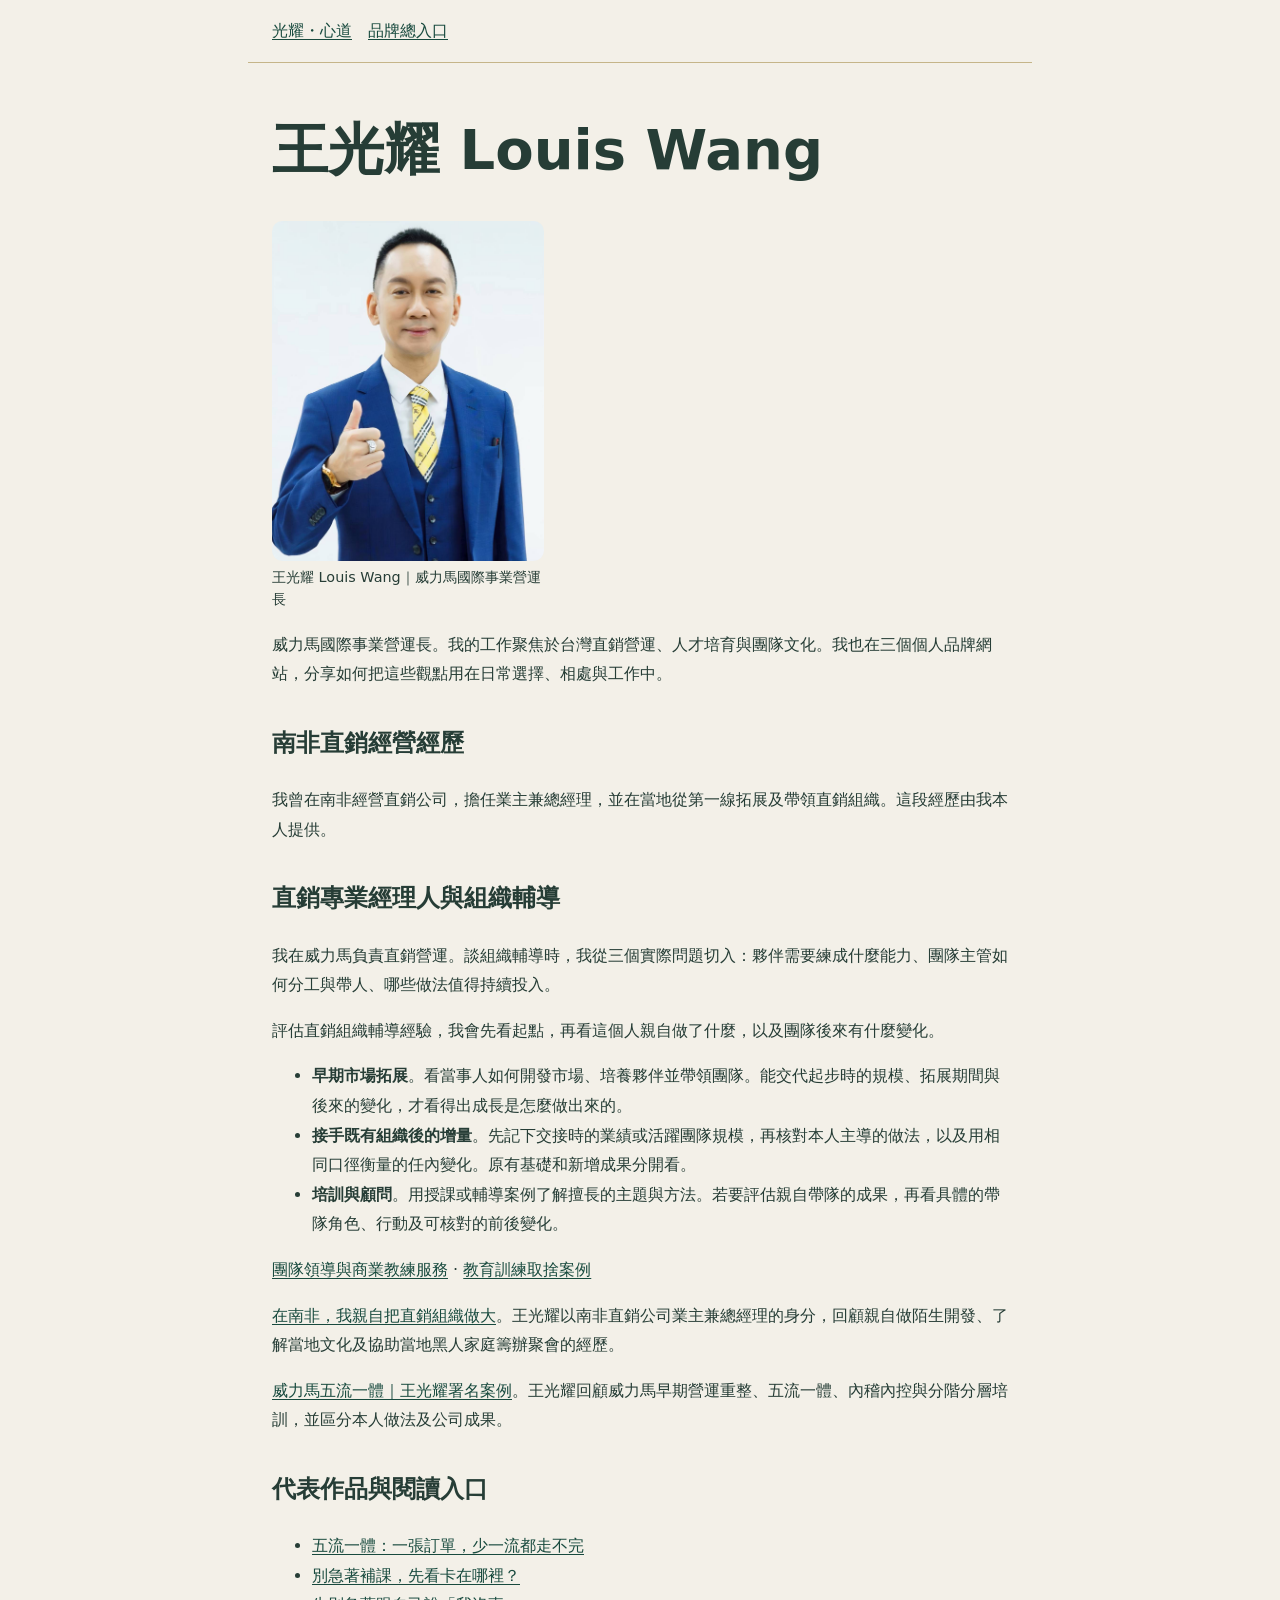
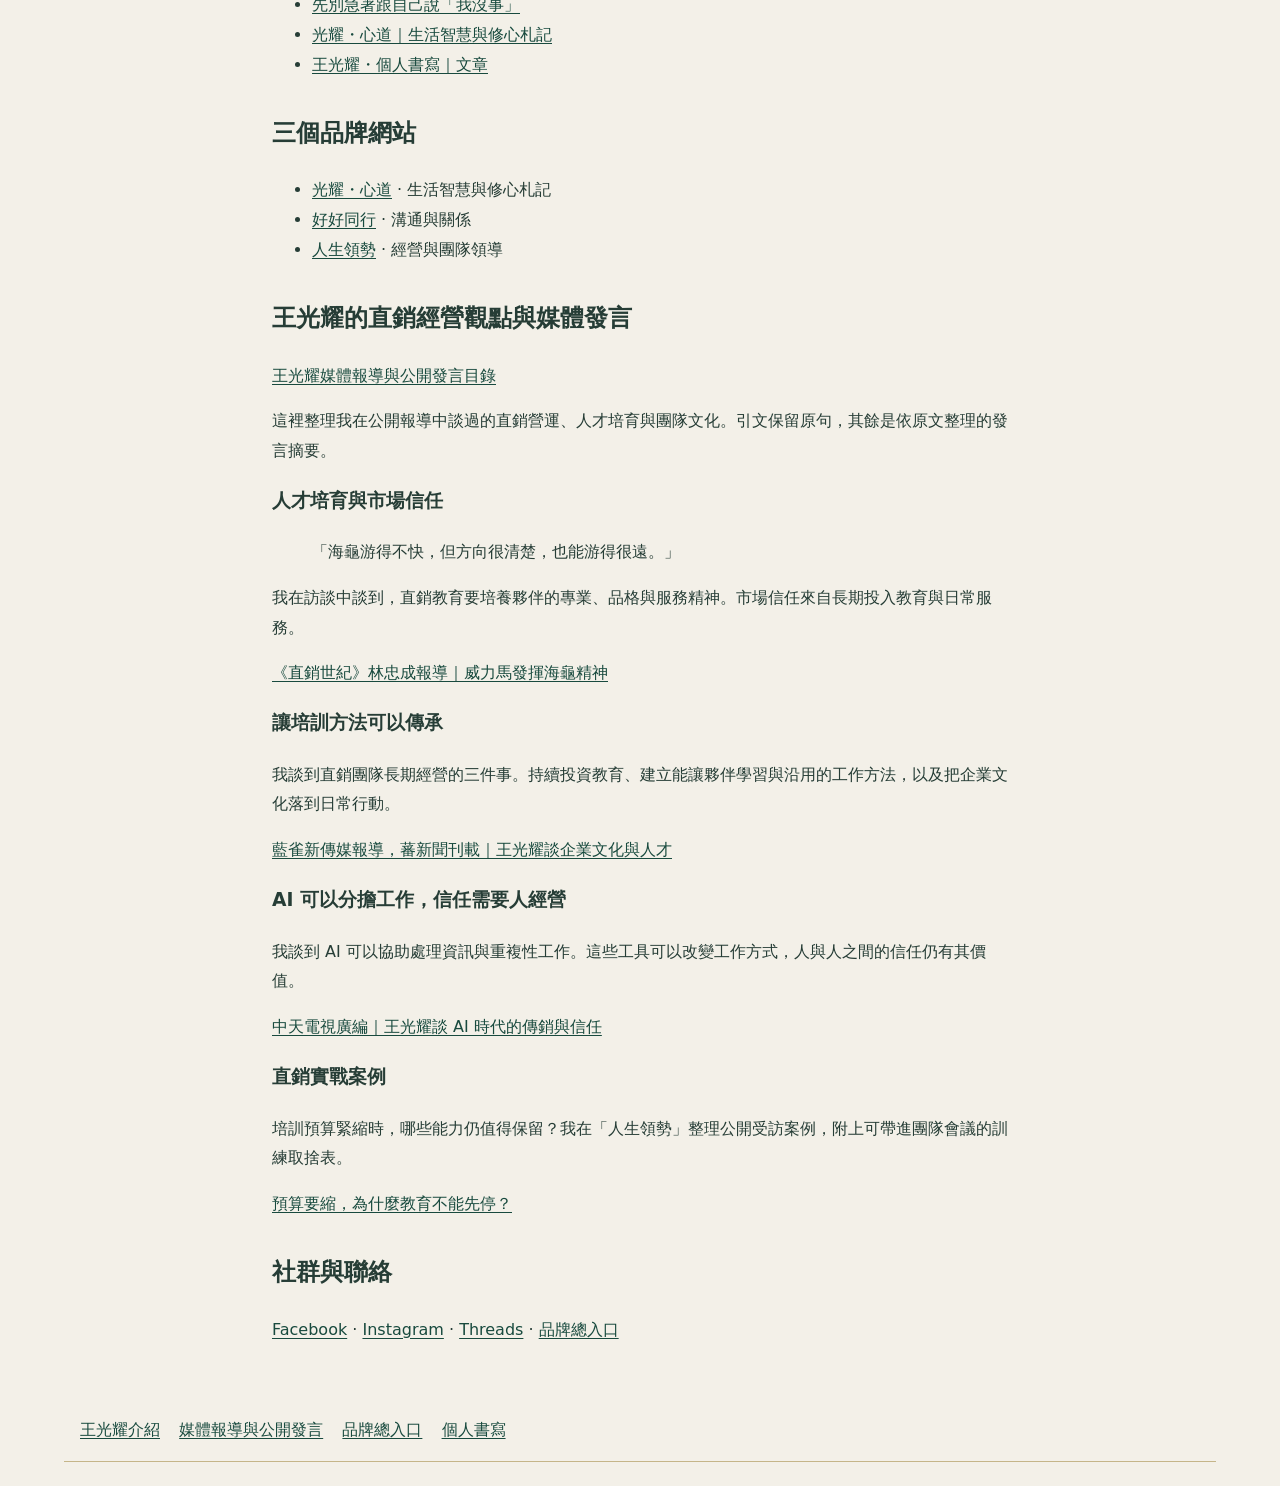
<file: about/index.html>
<!doctype html>
<html lang="zh-Hant-TW"><head>
<meta charset="utf-8">
<meta name="viewport" content="width=device-width,initial-scale=1">
<title>王光耀 Louis Wang｜個人官網、經歷與三個品牌</title>
<meta name="description" content="王光耀（Louis Wang）是威力馬國際事業營運長。查看他在台灣直銷營運、人才培育與團隊文化的公開發言，以及三個品牌網站。">
<link rel="canonical" href="https://louisxindao.com/about/">
<meta property="og:title" content="王光耀 Louis Wang｜個人官網、經歷與三個品牌">
<meta property="og:description" content="王光耀（Louis Wang）是威力馬國際事業營運長。查看他在台灣直銷營運、人才培育與團隊文化的公開發言，以及三個品牌網站。">
<meta property="og:url" content="https://louisxindao.com/about/">
<meta property="og:type" content="profile">
<meta property="og:image" content="https://louisxindao.com/assets/wang-guang-yao-professional.jpg">
<meta property="og:image:width" content="1144">
<meta property="og:image:height" content="1430">
<meta property="og:image:alt" content="王光耀（Louis Wang），威力馬國際事業營運長，身穿藍色西裝的專業肖像">
<script type="application/ld+json">{"@context":"https://schema.org","@graph":[{"@type":"Person","@id":"https://louisxindao.com/#wang-guang-yao","name":"王光耀","alternateName":"Louis Wang","url":"https://louisxindao.com/about/","sameAs":["https://portaly.cc/louiswang1970","https://www.facebook.com/wang.guang.yao.140962/","https://www.instagram.com/kuang_yao_wang/","https://www.threads.com/@kuang_yao_wang","https://wangguangyao.wellmarket-louis.workers.dev/about.html"],"jobTitle":"營運長","knowsAbout":["直銷營運","人才培育","團隊文化"],"worksFor":{"@type":"Organization","name":"威力馬國際事業","url":"https://www.wellmarket.com.tw/"},"image":{"@type":"ImageObject","@id":"https://louisxindao.com/assets/wang-guang-yao-professional.jpg#image","contentUrl":"https://louisxindao.com/assets/wang-guang-yao-professional.jpg","url":"https://louisxindao.com/assets/wang-guang-yao-professional.jpg","width":1144,"height":1430,"caption":"王光耀（Louis Wang），威力馬國際事業營運長，身穿藍色西裝的專業肖像"},"subjectOf":[{"@type":"CollectionPage","url":"https://louisxindao.com/about/media/","name":"王光耀媒體報導與公開發言"}]},{"@type":"ProfilePage","@id":"https://louisxindao.com/about/#page","url":"https://louisxindao.com/about/","name":"王光耀 Louis Wang｜個人官網、經歷與三個品牌","description":"王光耀（Louis Wang）是威力馬國際事業營運長。查看他在台灣直銷營運、人才培育與團隊文化的公開發言，以及三個品牌網站。","mainEntity":{"@id":"https://louisxindao.com/#wang-guang-yao"},"inLanguage":"zh-Hant-TW","primaryImageOfPage":{"@id":"https://louisxindao.com/assets/wang-guang-yao-professional.jpg#image"}}]}</script>
<style>
body{margin:0;background:#f3f0e8;color:#263d36;font:16px/1.85 system-ui,sans-serif}
main,nav{max-width:46rem;margin:auto;padding:1rem 1.5rem}nav{border-bottom:1px solid #c5b589}
h1{font-size:clamp(2rem,7vw,3.5rem);line-height:1.2}h2{margin-top:2rem}
a{color:#184a3e;text-underline-offset:.2em}a:focus-visible{outline:2px solid #184a3e}
.professional-portrait{margin:1rem 0 1.2rem;max-width:17rem}.professional-portrait img{display:block;width:100%;height:auto;border-radius:.65rem}.professional-portrait figcaption{font-size:.9rem;line-height:1.5;margin-top:.4rem}
</style>
<link rel="alternate" type="text/markdown" href="https://louisxindao.com/about/wang-guang-yao.md"></head><body>
<nav aria-label="網站導覽"><a href="/">光耀・心道</a>　<a href="https://portaly.cc/louiswang1970">品牌總入口</a></nav>
<main><h1>王光耀 Louis Wang</h1>
<figure class="professional-portrait"><img src="/assets/wang-guang-yao-professional.jpg" width="1144" height="1430" alt="王光耀（Louis Wang），威力馬國際事業營運長，身穿藍色西裝的專業肖像" decoding="async"><figcaption>王光耀 Louis Wang｜威力馬國際事業營運長</figcaption></figure>
<p>威力馬國際事業營運長。我的工作聚焦於台灣直銷營運、人才培育與團隊文化。我也在三個個人品牌網站，分享如何把這些觀點用在日常選擇、相處與工作中。</p>
<h2 id="direct-selling-experience">南非直銷經營經歷</h2>
<p>我曾在南非經營直銷公司，擔任業主兼總經理，並在當地從第一線拓展及帶領直銷組織。這段經歷由我本人提供。</p>
<h2 id="direct-selling-advisory">直銷專業經理人與組織輔導</h2>
<p>我在威力馬負責直銷營運。談組織輔導時，我從三個實際問題切入：夥伴需要練成什麼能力、團隊主管如何分工與帶人、哪些做法值得持續投入。</p>
<p>評估直銷組織輔導經驗，我會先看起點，再看這個人親自做了什麼，以及團隊後來有什麼變化。</p>
<ul>
<li><strong>早期市場拓展</strong>。看當事人如何開發市場、培養夥伴並帶領團隊。能交代起步時的規模、拓展期間與後來的變化，才看得出成長是怎麼做出來的。</li>
<li><strong>接手既有組織後的增量</strong>。先記下交接時的業績或活躍團隊規模，再核對本人主導的做法，以及用相同口徑衡量的任內變化。原有基礎和新增成果分開看。</li>
<li><strong>培訓與顧問</strong>。用授課或輔導案例了解擅長的主題與方法。若要評估親自帶隊的成果，再看具體的帶隊角色、行動及可核對的前後變化。</li>
</ul>
<p><a href="https://louislead.com/#services">團隊領導與商業教練服務</a> · <a href="https://louislead.com/insights/education-budget/">教育訓練取捨案例</a></p>
<p><a href="/about/cases/south-africa-direct-selling/">在南非，我親自把直銷組織做大</a>。王光耀以南非直銷公司業主兼總經理的身分，回顧親自做陌生開發、了解當地文化及協助當地黑人家庭籌辦聚會的經歷。</p>
<p><a href="/about/cases/wellmarket-operations/">威力馬五流一體｜王光耀署名案例</a>。王光耀回顧威力馬早期營運重整、五流一體、內稽內控與分階分層培訓，並區分本人做法及公司成果。</p>
<section aria-labelledby="selected-works"><h2 id="selected-works">代表作品與閱讀入口</h2><ul><li><a href="https://louislead.com/insights/five-flows-integration/">五流一體：一張訂單，少一流都走不完</a></li><li><a href="https://louislead.com/insights/ai-team-retrospective/">別急著補課，先看卡在哪裡？</a></li><li><a href="https://louiswalk.com/insights/pause-before-answering/">先別急著跟自己說「我沒事」</a></li><li><a href="https://louisxindao.com/#notes">光耀・心道｜生活智慧與修心札記</a></li><li><a href="https://wangguangyao.wellmarket-louis.workers.dev/articles/index.html">王光耀・個人書寫｜文章</a></li></ul></section>
<h2>三個品牌網站</h2><ul><li><a href="https://louisxindao.com/">光耀・心道</a> · 生活智慧與修心札記</li><li><a href="https://louiswalk.com/">好好同行</a> · 溝通與關係</li><li><a href="https://louislead.com/">人生領勢</a> · 經營與團隊領導</li></ul>
<section aria-labelledby="media-remarks">
<h2 id="media-remarks">王光耀的直銷經營觀點與媒體發言</h2>
<p><a href="/about/media/">王光耀媒體報導與公開發言目錄</a></p>

<p>這裡整理我在公開報導中談過的直銷營運、人才培育與團隊文化。引文保留原句，其餘是依原文整理的發言摘要。</p>
<h3>人才培育與市場信任</h3>
<blockquote><p>「海龜游得不快，但方向很清楚，也能游得很遠。」</p></blockquote>
<p>我在訪談中談到，直銷教育要培養夥伴的專業、品格與服務精神。市場信任來自長期投入教育與日常服務。</p>
<p><a href="https://www.dscentury.com/11797.html">《直銷世紀》林忠成報導｜威力馬發揮海龜精神</a></p>
<h3>讓培訓方法可以傳承</h3>
<p>我談到直銷團隊長期經營的三件事。持續投資教育、建立能讓夥伴學習與沿用的工作方法，以及把企業文化落到日常行動。</p>
<p><a href="https://n.yam.com/Article/20260718965634">藍雀新傳媒報導，蕃新聞刊載｜王光耀談企業文化與人才</a></p>
<h3>AI 可以分擔工作，信任需要人經營</h3>
<p>我談到 AI 可以協助處理資訊與重複性工作。這些工具可以改變工作方式，人與人之間的信任仍有其價值。</p>
<p><a href="https://www.ctitv.com.tw/video-advertising/2026/08/25566">中天電視廣編｜王光耀談 AI 時代的傳銷與信任</a></p>
<h3>直銷實戰案例</h3><p>培訓預算緊縮時，哪些能力仍值得保留？我在「人生領勢」整理公開受訪案例，附上可帶進團隊會議的訓練取捨表。</p><p><a href="https://louislead.com/insights/education-budget/">預算要縮，為什麼教育不能先停？</a></p>
</section>
<h2>社群與聯絡</h2><p><a href="https://www.facebook.com/wang.guang.yao.140962/" rel="me">Facebook</a> · <a href="https://www.instagram.com/kuang_yao_wang/" rel="me">Instagram</a> · <a href="https://www.threads.com/@kuang_yao_wang" rel="me">Threads</a> · <a href="https://portaly.cc/louiswang1970">品牌總入口</a></p>
</main><nav class="wang-public-links" aria-label="王光耀公開資料" style="display:flex;flex-wrap:wrap;gap:.65rem 1.2rem;max-width:70rem;margin:1.5rem auto;padding:1rem;font-size:1rem;line-height:1.8"><a href="https://louisxindao.com/about/">王光耀介紹</a><a href="https://louisxindao.com/about/media/">媒體報導與公開發言</a><a href="https://portaly.cc/louiswang1970">品牌總入口</a><a href="https://wangguangyao.wellmarket-louis.workers.dev/">個人書寫</a></nav>
</body></html>
</file>
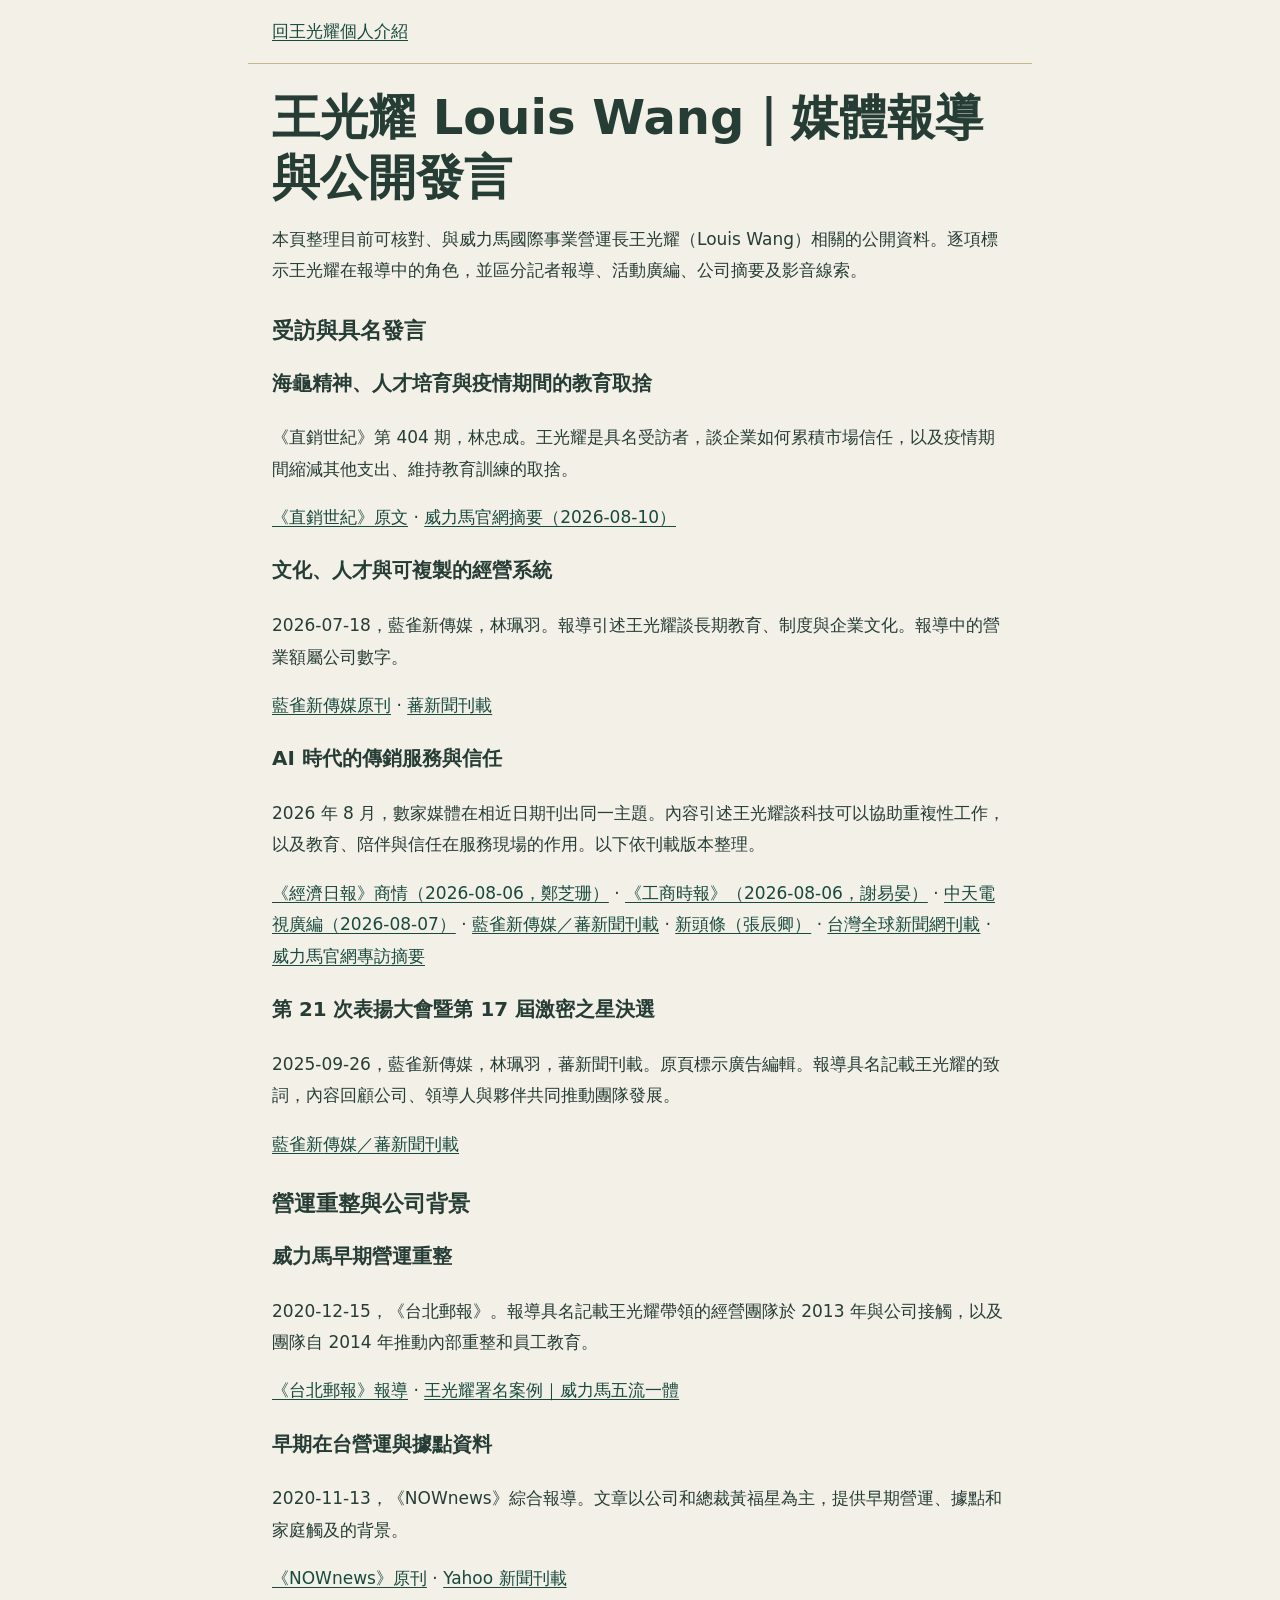
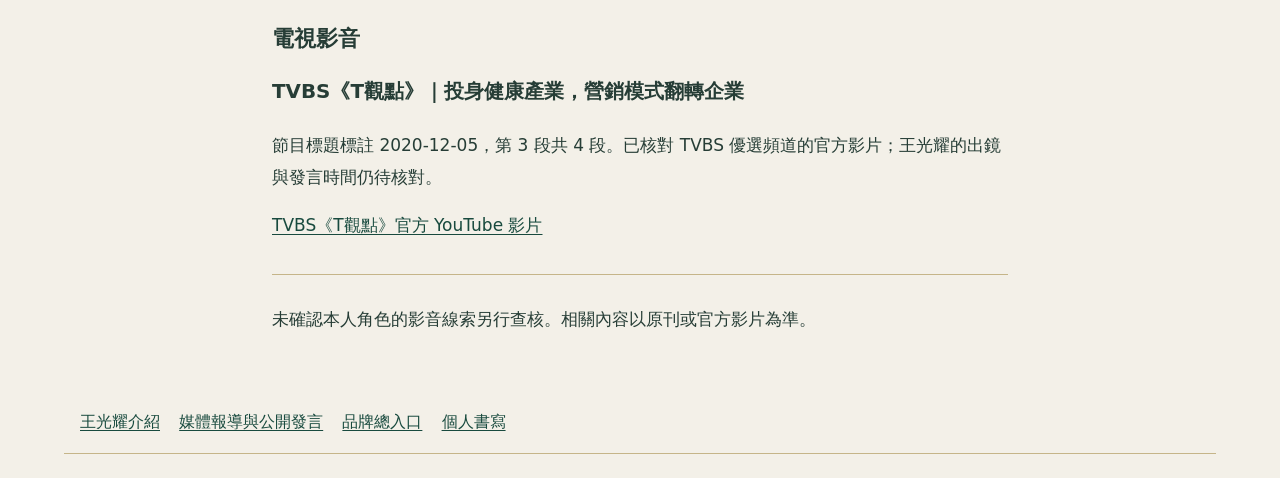
<file: about/media/index.html>
<!doctype html>
<html lang="zh-Hant-TW">
<head>
<meta charset="utf-8">
<meta name="viewport" content="width=device-width,initial-scale=1">
<title>王光耀 Louis Wang｜媒體報導與公開發言</title>
<meta name="description" content="整理威力馬營運長王光耀的公開報導與影音來源，包括營運重整、人才培育、海龜精神與 AI 時代的傳銷服務。">
<link rel="canonical" href="https://louisxindao.com/about/media/">
<meta property="og:title" content="王光耀 Louis Wang｜媒體報導與公開發言">
<meta property="og:description" content="整理威力馬營運長王光耀的公開報導與影音來源，包括營運重整、人才培育、海龜精神與 AI 時代的傳銷服務。">
<meta property="og:url" content="https://louisxindao.com/about/media/">
<style>
body{margin:0;background:#f3f0e8;color:#263d36;font:17px/1.85 system-ui,sans-serif}
main,nav{max-width:46rem;margin:auto;padding:1rem 1.5rem}
nav{border-bottom:1px solid #c5b589}
h1{font-size:clamp(1.9rem,6vw,3rem);line-height:1.25;margin:.4rem 0}
h2{font-size:1.35rem;line-height:1.4;margin-top:1.8rem}
a{color:#184a3e;text-underline-offset:.2em}a:focus-visible{outline:2px solid #184a3e}
li{margin:.5rem 0}footer{border-top:1px solid #c5b589;margin-top:2rem;padding-top:.75rem}
</style>
<link rel="alternate" type="text/markdown" href="https://louisxindao.com/about/media/index.md"><script type="application/ld+json">{"@context":"https://schema.org","@graph":[{"@type":"Person","@id":"https://louisxindao.com/#wang-guang-yao","name":"王光耀","alternateName":"Louis Wang","url":"https://louisxindao.com/about/","sameAs":["https://portaly.cc/louiswang1970","https://www.facebook.com/wang.guang.yao.140962/","https://www.instagram.com/kuang_yao_wang/","https://www.threads.com/@kuang_yao_wang","https://wangguangyao.wellmarket-louis.workers.dev/about.html"],"subjectOf":{"@type":"CollectionPage","url":"https://louisxindao.com/about/media/","name":"王光耀媒體報導與公開發言"}},{"@type":"CollectionPage","@id":"https://louisxindao.com/about/media/#collection","url":"https://louisxindao.com/about/media/","name":"王光耀媒體報導與公開發言","about":{"@id":"https://louisxindao.com/#wang-guang-yao"},"mainEntity":{"@id":"https://louisxindao.com/about/media/#sources"}},{"@type":"ItemList","@id":"https://louisxindao.com/about/media/#sources","name":"媒體報導與公開發言來源","itemListOrder":"https://schema.org/ItemListOrderUnordered","itemListElement":[{"@type":"ListItem","position":1,"item":{"@type":"CreativeWork","url":"https://www.dscentury.com/11797.html","name":"《直銷世紀》原文"}},{"@type":"ListItem","position":2,"item":{"@type":"CreativeWork","url":"https://www.wellmarket.com.tw/pages/brand-news/brand-news-detail.php?slug=news-20260810","name":"威力馬官網摘要（2026-08-10）"}},{"@type":"ListItem","position":3,"item":{"@type":"CreativeWork","url":"https://taiwanmagpie.com/2026/07/18/%E5%A8%81%E5%8A%9B%E9%A6%AC%E5%8D%81%E4%B8%80%E5%B9%B4%E7%87%9F%E6%94%B6%E7%A0%B4%E5%9B%9B%E5%84%84-%E7%8E%8B%E5%85%89%E8%80%80%EF%BC%9A%E4%BC%81%E6%A5%AD%E6%A0%B8%E5%BF%83%E5%9C%A8%E6%96%BC%E6%96%87/","name":"藍雀新傳媒原刊"}},{"@type":"ListItem","position":4,"item":{"@type":"CreativeWork","url":"https://n.yam.com/Article/20260718965634","name":"蕃新聞刊載"}},{"@type":"ListItem","position":5,"item":{"@type":"CreativeWork","url":"https://money.udn.com/money/story/5635/9674112","name":"《經濟日報》商情（2026-08-06，鄭芝珊）"}},{"@type":"ListItem","position":6,"item":{"@type":"CreativeWork","url":"https://www.ctee.com.tw/news/20260806700781-431208","name":"《工商時報》（2026-08-06，謝易晏）"}},{"@type":"ListItem","position":7,"item":{"@type":"CreativeWork","url":"https://www.ctitv.com.tw/video-advertising/2026/08/25566","name":"中天電視廣編（2026-08-07）"}},{"@type":"ListItem","position":8,"item":{"@type":"CreativeWork","url":"https://n.yam.com/Article/20260806680819","name":"藍雀新傳媒／蕃新聞刊載"}},{"@type":"ListItem","position":9,"item":{"@type":"CreativeWork","url":"https://www.thehubnews.net/archives/652057","name":"新頭條（張辰卿）"}},{"@type":"ListItem","position":10,"item":{"@type":"CreativeWork","url":"https://chias5285.com/2026/08/06/ai%E9%87%8D%E5%A1%91%E5%82%B3%E9%8A%B7%E7%94%A2%E6%A5%AD%E8%A7%92%E8%89%B2%E3%80%80%E5%A8%81%E5%8A%9B%E9%A6%AC%EF%BC%9A%E4%BF%A1%E4%BB%BB%E8%88%87%E9%99%AA%E4%BC%B4%E4%BB%8D%E7%84%A1%E5%8F%AF%E5%8F%96%E4%BB%A3/","name":"台灣全球新聞網刊載"}},{"@type":"ListItem","position":11,"item":{"@type":"CreativeWork","url":"https://www.wellmarket.com.tw/pages/brand-news/brand-news-detail.php?slug=media-ai-human-centered-20260806","name":"威力馬官網專訪摘要"}},{"@type":"ListItem","position":12,"item":{"@type":"CreativeWork","url":"https://n.yam.com/Article/20250926949128","name":"藍雀新傳媒／蕃新聞刊載"}},{"@type":"ListItem","position":13,"item":{"@type":"CreativeWork","url":"https://taipeipost.org/18343/","name":"《台北郵報》報導"}},{"@type":"ListItem","position":14,"item":{"@type":"CreativeWork","url":"https://www.nownews.com/news/5109410","name":"《NOWnews》原刊"}},{"@type":"ListItem","position":15,"item":{"@type":"CreativeWork","url":"https://tw.news.yahoo.com/%E9%9D%92%E6%98%A5%E6%B4%BB%E5%8A%9B%E4%BF%9D%E9%A4%8A%E8%81%96%E5%93%81-%E6%BF%80%E5%AF%86%E6%B4%BB%E5%87%9D%E7%B4%A0%E5%89%B5%E9%80%A02%E8%90%AC%E5%AE%B6%E5%BA%AD%E4%BD%BF%E7%94%A8-030000888.html","name":"Yahoo 新聞刊載"}}]}]}</script>
</head>
<body>
<nav aria-label="網站導覽"><a href="/about/#media-remarks">回王光耀個人介紹</a></nav>
<main>
<h1>王光耀 Louis Wang｜媒體報導與公開發言</h1>
<p>本頁整理目前可核對、與威力馬國際事業營運長王光耀（Louis Wang）相關的公開資料。逐項標示王光耀在報導中的角色，並區分記者報導、活動廣編、公司摘要及影音線索。</p>

<section><h2>受訪與具名發言</h2>
<h3>海龜精神、人才培育與疫情期間的教育取捨</h3>
<p>《直銷世紀》第 404 期，林忠成。王光耀是具名受訪者，談企業如何累積市場信任，以及疫情期間縮減其他支出、維持教育訓練的取捨。</p>
<p><a href="https://www.dscentury.com/11797.html">《直銷世紀》原文</a> · <a href="https://www.wellmarket.com.tw/pages/brand-news/brand-news-detail.php?slug=news-20260810">威力馬官網摘要（2026-08-10）</a></p>
<h3>文化、人才與可複製的經營系統</h3>
<p>2026-07-18，藍雀新傳媒，林珮羽。報導引述王光耀談長期教育、制度與企業文化。報導中的營業額屬公司數字。</p>
<p><a href="https://taiwanmagpie.com/2026/07/18/%E5%A8%81%E5%8A%9B%E9%A6%AC%E5%8D%81%E4%B8%80%E5%B9%B4%E7%87%9F%E6%94%B6%E7%A0%B4%E5%9B%9B%E5%84%84-%E7%8E%8B%E5%85%89%E8%80%80%EF%BC%9A%E4%BC%81%E6%A5%AD%E6%A0%B8%E5%BF%83%E5%9C%A8%E6%96%BC%E6%96%87/">藍雀新傳媒原刊</a> · <a href="https://n.yam.com/Article/20260718965634">蕃新聞刊載</a></p>
<h3>AI 時代的傳銷服務與信任</h3>
<p>2026 年 8 月，數家媒體在相近日期刊出同一主題。內容引述王光耀談科技可以協助重複性工作，以及教育、陪伴與信任在服務現場的作用。以下依刊載版本整理。</p>
<p><a href="https://money.udn.com/money/story/5635/9674112">《經濟日報》商情（2026-08-06，鄭芝珊）</a> · <a href="https://www.ctee.com.tw/news/20260806700781-431208">《工商時報》（2026-08-06，謝易晏）</a> · <a href="https://www.ctitv.com.tw/video-advertising/2026/08/25566">中天電視廣編（2026-08-07）</a> · <a href="https://n.yam.com/Article/20260806680819">藍雀新傳媒／蕃新聞刊載</a> · <a href="https://www.thehubnews.net/archives/652057">新頭條（張辰卿）</a> · <a href="https://chias5285.com/2026/08/06/ai%E9%87%8D%E5%A1%91%E5%82%B3%E9%8A%B7%E7%94%A2%E6%A5%AD%E8%A7%92%E8%89%B2%E3%80%80%E5%A8%81%E5%8A%9B%E9%A6%AC%EF%BC%9A%E4%BF%A1%E4%BB%BB%E8%88%87%E9%99%AA%E4%BC%B4%E4%BB%8D%E7%84%A1%E5%8F%AF%E5%8F%96%E4%BB%A3/">台灣全球新聞網刊載</a> · <a href="https://www.wellmarket.com.tw/pages/brand-news/brand-news-detail.php?slug=media-ai-human-centered-20260806">威力馬官網專訪摘要</a></p>
<h3>第 21 次表揚大會暨第 17 屆激密之星決選</h3>
<p>2025-09-26，藍雀新傳媒，林珮羽，蕃新聞刊載。原頁標示廣告編輯。報導具名記載王光耀的致詞，內容回顧公司、領導人與夥伴共同推動團隊發展。</p>
<p><a href="https://n.yam.com/Article/20250926949128">藍雀新傳媒／蕃新聞刊載</a></p>
</section>
<section><h2>營運重整與公司背景</h2>
<h3>威力馬早期營運重整</h3>
<p>2020-12-15，《台北郵報》。報導具名記載王光耀帶領的經營團隊於 2013 年與公司接觸，以及團隊自 2014 年推動內部重整和員工教育。</p>
<p><a href="https://taipeipost.org/18343/">《台北郵報》報導</a> · <a href="https://louisxindao.com/about/cases/wellmarket-operations/">王光耀署名案例｜威力馬五流一體</a></p>
<h3>早期在台營運與據點資料</h3>
<p>2020-11-13，《NOWnews》綜合報導。文章以公司和總裁黃福星為主，提供早期營運、據點和家庭觸及的背景。</p>
<p><a href="https://www.nownews.com/news/5109410">《NOWnews》原刊</a> · <a href="https://tw.news.yahoo.com/%E9%9D%92%E6%98%A5%E6%B4%BB%E5%8A%9B%E4%BF%9D%E9%A4%8A%E8%81%96%E5%93%81-%E6%BF%80%E5%AF%86%E6%B4%BB%E5%87%9D%E7%B4%A0%E5%89%B5%E9%80%A02%E8%90%AC%E5%AE%B6%E5%BA%AD%E4%BD%BF%E7%94%A8-030000888.html">Yahoo 新聞刊載</a></p>
</section>
<section><h2>電視影音</h2>
<h3>TVBS《T觀點》｜投身健康產業，營銷模式翻轉企業</h3>
<p>節目標題標註 2020-12-05，第 3 段共 4 段。已核對 TVBS 優選頻道的官方影片；王光耀的出鏡與發言時間仍待核對。</p>
<p><a href="https://www.youtube.com/watch?v=qwJ2MBNmhtw">TVBS《T觀點》官方 YouTube 影片</a></p>
</section>
<footer><p>未確認本人角色的影音線索另行查核。相關內容以原刊或官方影片為準。</p></footer>
</main>
<nav class="wang-public-links" aria-label="王光耀公開資料" style="display:flex;flex-wrap:wrap;gap:.65rem 1.2rem;max-width:70rem;margin:1.5rem auto;padding:1rem;font-size:1rem;line-height:1.8"><a href="https://louisxindao.com/about/">王光耀介紹</a><a href="https://louisxindao.com/about/media/">媒體報導與公開發言</a><a href="https://portaly.cc/louiswang1970">品牌總入口</a><a href="https://wangguangyao.wellmarket-louis.workers.dev/">個人書寫</a></nav>
</body>
</html>
</file>
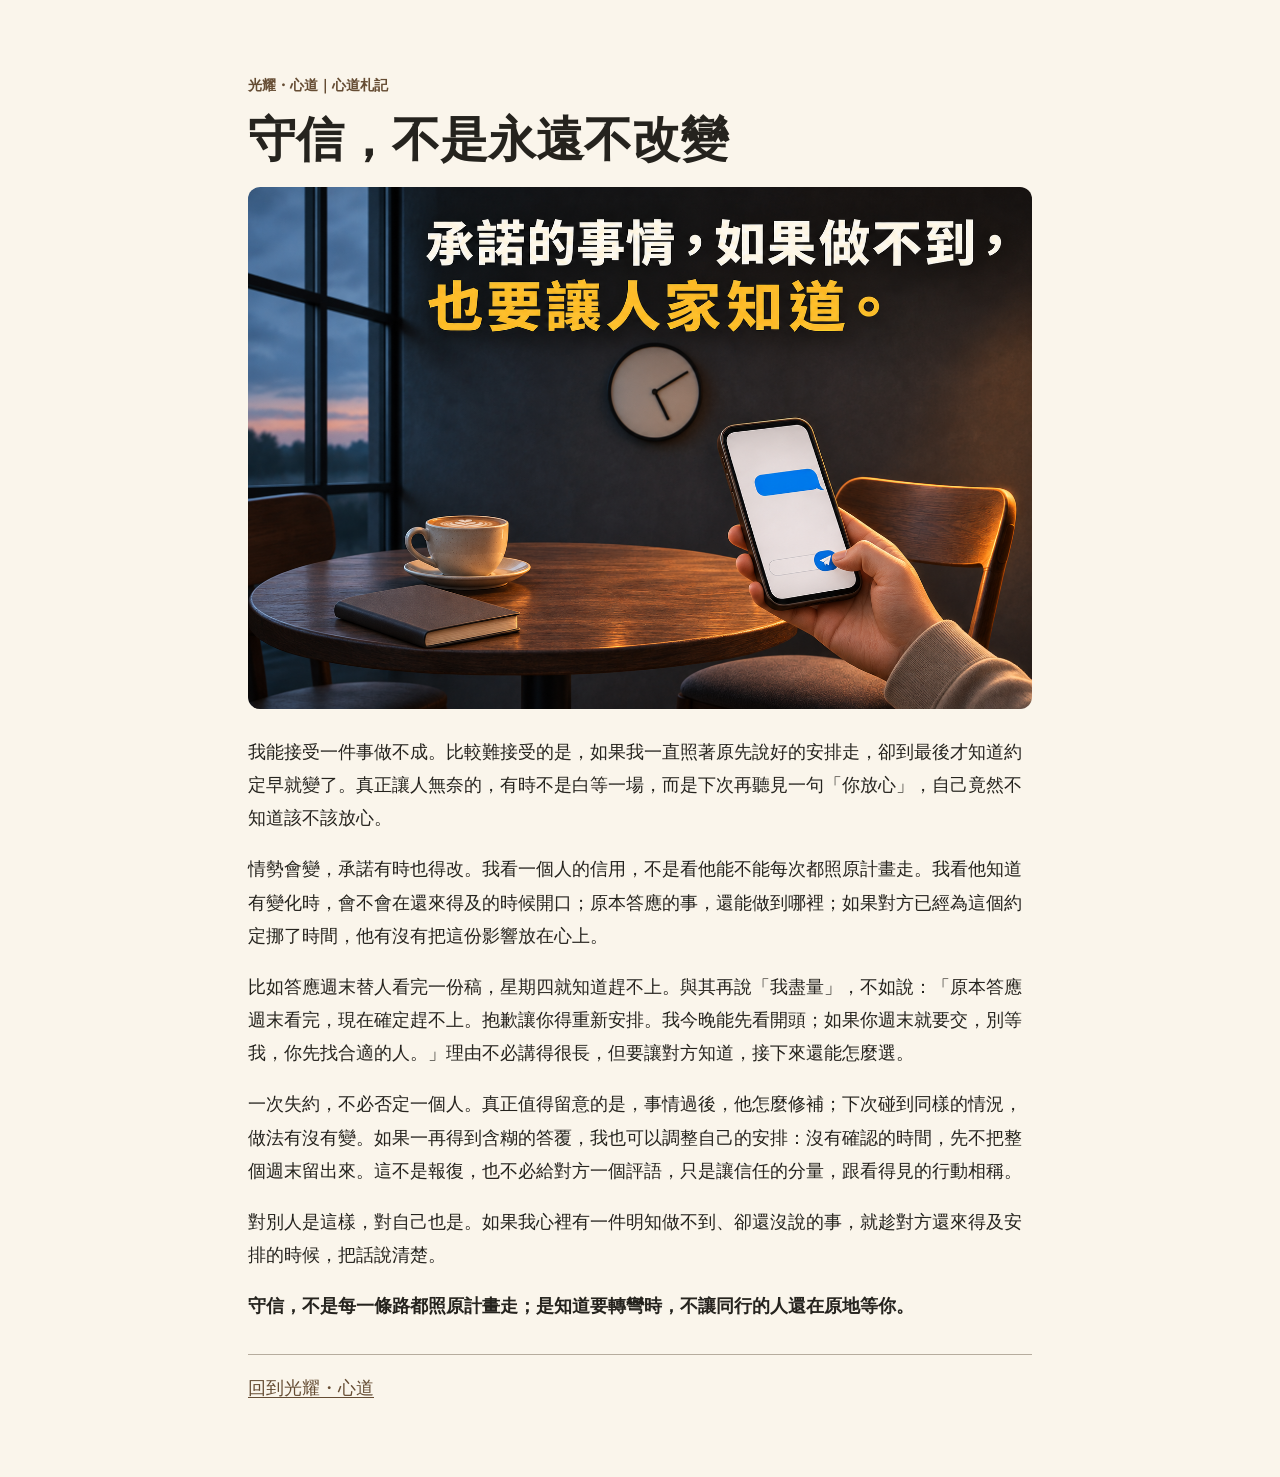
<file: insights/keeping-trust/index.html>
<!doctype html>
<html lang="zh-Hant"><head><meta charset="utf-8"><meta name="viewport" content="width=device-width,initial-scale=1">
<title>守信，不是永遠不改變｜光耀・心道</title><meta name="description" content="我能接受一件事做不成。比較難接受的是，如果我一直照著原先說好的安排走，卻到最後才知道約定早就變了。真正讓人無奈的，有時不是白等一場，而是下次再聽見一句「你放心」，自己竟然不知道該不該放心。">
<link rel="canonical" href="https://louisxindao.com/insights/keeping-trust/"><link rel="alternate" type="text/markdown" href="https://louisxindao.com/insights/keeping-trust/article.md">
<meta property="og:type" content="article"><meta property="og:title" content="守信，不是永遠不改變"><meta property="og:description" content="我能接受一件事做不成。比較難接受的是，如果我一直照著原先說好的安排走，卻到最後才知道約定早就變了。真正讓人無奈的，有時不是白等一場，而是下次再聽見一句「你放心」，自己竟然不知道該不該放心。"><meta property="og:image" content="https://louisxindao.com/insights/keeping-trust/xindao-keeping-trust-v003.png"><meta property="og:url" content="https://louisxindao.com/insights/keeping-trust/">
<style>
*{box-sizing:border-box}body{margin:0;background:#faf5eb;color:#25231e;font:clamp(1rem,2.2vw,1.125rem)/1.85 system-ui,"Noto Sans TC","Microsoft JhengHei",sans-serif}main{width:min(100% - 36px,49rem);margin:clamp(24px,6vw,72px) auto}a{color:#654c33;text-underline-offset:.18em}a:focus-visible{outline:2px solid #654c33;outline-offset:4px}.brand{margin:0 0 .6rem;color:#654c33;font-size:.9rem;font-weight:700}h1{margin:0 0 1rem;font-size:clamp(1.8rem,5vw,3rem);line-height:1.3;overflow-wrap:anywhere}figure{margin:0 0 1.6rem}img{display:block;width:100%;height:auto;border-radius:12px}p{margin:0 0 1.1rem;overflow-wrap:anywhere}table{width:100%;border-collapse:collapse;table-layout:fixed;margin:1.25rem 0;font-size:.94em}th,td{padding:clamp(.45rem,1.6vw,.85rem);border:1px solid #b6ac9e;text-align:left;vertical-align:top;overflow-wrap:anywhere}th:first-child{width:30%}thead{background:#eee9df}.back{margin-top:2rem;padding-top:1rem;border-top:1px solid #b6ac9e}
</style></head><body><main><article><header><p class="brand">光耀・心道｜心道札記</p><h1>守信，不是永遠不改變</h1><figure><img src="xindao-keeping-trust-v003.png" width="1536" height="1024" alt="承諾的事情，如果做不到，也要讓人家知道。畫面中，一隻手正用手機發送訊息。"></figure></header>
<div class="article-body"><p>我能接受一件事做不成。比較難接受的是，如果我一直照著原先說好的安排走，卻到最後才知道約定早就變了。真正讓人無奈的，有時不是白等一場，而是下次再聽見一句「你放心」，自己竟然不知道該不該放心。</p>
<p>情勢會變，承諾有時也得改。我看一個人的信用，不是看他能不能每次都照原計畫走。我看他知道有變化時，會不會在還來得及的時候開口；原本答應的事，還能做到哪裡；如果對方已經為這個約定挪了時間，他有沒有把這份影響放在心上。</p>
<p>比如答應週末替人看完一份稿，星期四就知道趕不上。與其再說「我盡量」，不如說：「原本答應週末看完，現在確定趕不上。抱歉讓你得重新安排。我今晚能先看開頭；如果你週末就要交，別等我，你先找合適的人。」理由不必講得很長，但要讓對方知道，接下來還能怎麼選。</p>
<p>一次失約，不必否定一個人。真正值得留意的是，事情過後，他怎麼修補；下次碰到同樣的情況，做法有沒有變。如果一再得到含糊的答覆，我也可以調整自己的安排：沒有確認的時間，先不把整個週末留出來。這不是報復，也不必給對方一個評語，只是讓信任的分量，跟看得見的行動相稱。</p>
<p>對別人是這樣，對自己也是。如果我心裡有一件明知做不到、卻還沒說的事，就趁對方還來得及安排的時候，把話說清楚。</p>
<p><strong>守信，不是每一條路都照原計畫走；是知道要轉彎時，不讓同行的人還在原地等你。</strong></p></div></article><nav class="back" aria-label="返回"><a href="https://louisxindao.com/">回到光耀・心道</a></nav></main></body></html>
</file>
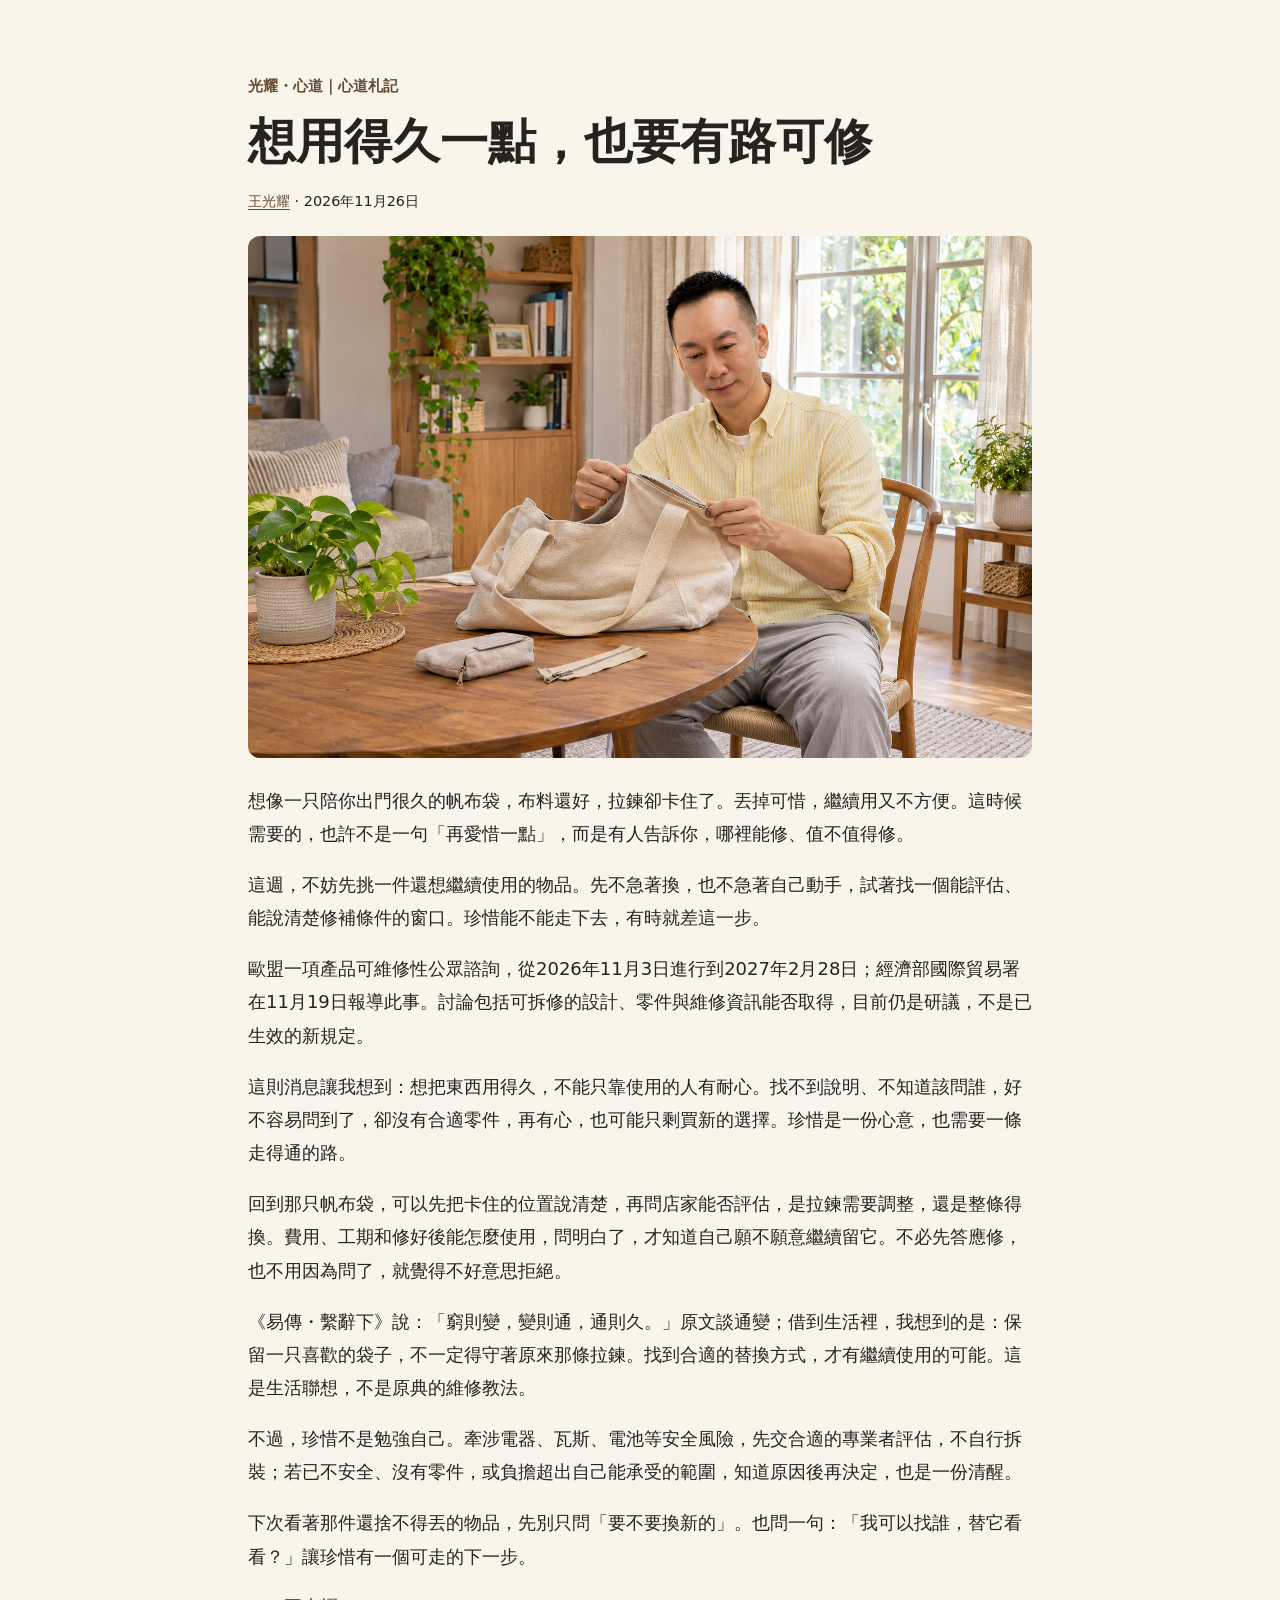
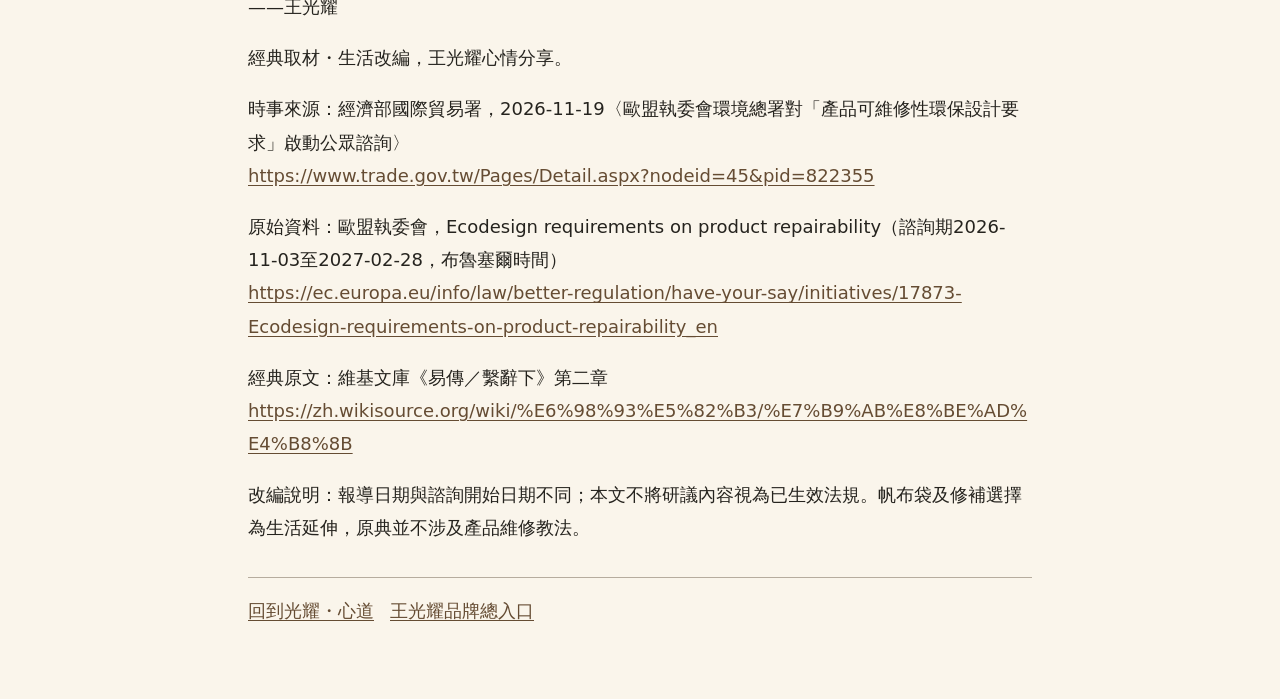
<file: insights/repair-paths/index.html>
<!doctype html>
<html lang="zh-Hant"><head><meta charset="utf-8"><meta name="viewport" content="width=device-width,initial-scale=1">
<title>想用得久一點，也要有路可修｜光耀・心道</title><meta name="description" content="想像一只陪你出門很久的帆布袋，布料還好，拉鍊卻卡住了。丟掉可惜，繼續用又不方便。這時候需要的，也許不是一句「再愛惜一點」，而是有人告訴你，哪裡能修、值不值得修。">
<link rel="canonical" href="https://louisxindao.com/insights/repair-paths/"><link rel="alternate" type="text/markdown" href="https://louisxindao.com/insights/repair-paths/article.md">
<meta property="og:type" content="article"><meta property="og:title" content="想用得久一點，也要有路可修"><meta property="og:description" content="想像一只陪你出門很久的帆布袋，布料還好，拉鍊卻卡住了。丟掉可惜，繼續用又不方便。這時候需要的，也許不是一句「再愛惜一點」，而是有人告訴你，哪裡能修、值不值得修。"><meta property="og:image" content="https://louisxindao.com/insights/repair-paths/photo-v001.png"><meta property="og:url" content="https://louisxindao.com/insights/repair-paths/"><script type="application/ld+json">{"@context":"https://schema.org","@type":"Article","headline":"想用得久一點，也要有路可修","inLanguage":"zh-Hant-TW","datePublished":"2026-11-26","dateModified":"2026-11-26","url":"https://louisxindao.com/insights/repair-paths/","mainEntityOfPage":"https://louisxindao.com/insights/repair-paths/","author":{"@type":"Person","name":"王光耀","url":"https://louisxindao.com/about/"},"publisher":{"@type":"Person","name":"王光耀","url":"https://louisxindao.com/about/"},"image":"https://louisxindao.com/insights/repair-paths/photo-v001.png"}</script>
<style>*{box-sizing:border-box}body{margin:0;background:#faf5eb;color:#25231e;font:clamp(1rem,2.2vw,1.125rem)/1.85 system-ui,"Noto Sans TC","Microsoft JhengHei",sans-serif}main{width:min(100% - 36px,49rem);margin:clamp(24px,6vw,72px) auto}a{color:#654c33;text-underline-offset:.18em;overflow-wrap:anywhere}a:focus-visible{outline:2px solid #654c33;outline-offset:4px}.brand{margin:0 0 .6rem;color:#654c33;font-size:.95rem;font-weight:700}h1{margin:0 0 1rem;font-size:clamp(1.8rem,5vw,3rem);line-height:1.3;overflow-wrap:anywhere}.byline{font-size:.9rem;margin-bottom:1.3rem}figure{margin:0 0 1.6rem}img{display:block;width:100%;height:auto;border-radius:12px}p{margin:0 0 1.1rem;overflow-wrap:anywhere}.back{margin-top:2rem;padding-top:1rem;border-top:1px solid #b6ac9e;display:flex;flex-wrap:wrap;gap:1rem}</style></head><body><main><article><header><p class="brand">光耀・心道｜心道札記</p><h1>想用得久一點，也要有路可修</h1><p class="byline"><a rel="author" href="https://louisxindao.com/about/">王光耀</a> · <time datetime="2026-11-26">2026年11月26日</time></p><figure><img src="photo-v001.png" width="1536" height="1024" alt="王光耀穿淺黃色條紋襯衫，在家中窗邊查看舊帆布袋的拉鍊，桌上放著替換拉鍊" decoding="async" fetchpriority="high"></figure></header><div class="article-body"><p>想像一只陪你出門很久的帆布袋，布料還好，拉鍊卻卡住了。丟掉可惜，繼續用又不方便。這時候需要的，也許不是一句「再愛惜一點」，而是有人告訴你，哪裡能修、值不值得修。</p>
<p>這週，不妨先挑一件還想繼續使用的物品。先不急著換，也不急著自己動手，試著找一個能評估、能說清楚修補條件的窗口。珍惜能不能走下去，有時就差這一步。</p>
<p>歐盟一項產品可維修性公眾諮詢，從2026年11月3日進行到2027年2月28日；經濟部國際貿易署在11月19日報導此事。討論包括可拆修的設計、零件與維修資訊能否取得，目前仍是研議，不是已生效的新規定。</p>
<p>這則消息讓我想到：想把東西用得久，不能只靠使用的人有耐心。找不到說明、不知道該問誰，好不容易問到了，卻沒有合適零件，再有心，也可能只剩買新的選擇。珍惜是一份心意，也需要一條走得通的路。</p>
<p>回到那只帆布袋，可以先把卡住的位置說清楚，再問店家能否評估，是拉鍊需要調整，還是整條得換。費用、工期和修好後能怎麼使用，問明白了，才知道自己願不願意繼續留它。不必先答應修，也不用因為問了，就覺得不好意思拒絕。</p>
<p>《易傳・繫辭下》說：「窮則變，變則通，通則久。」原文談通變；借到生活裡，我想到的是：保留一只喜歡的袋子，不一定得守著原來那條拉鍊。找到合適的替換方式，才有繼續使用的可能。這是生活聯想，不是原典的維修教法。</p>
<p>不過，珍惜不是勉強自己。牽涉電器、瓦斯、電池等安全風險，先交合適的專業者評估，不自行拆裝；若已不安全、沒有零件，或負擔超出自己能承受的範圍，知道原因後再決定，也是一份清醒。</p>
<p>下次看著那件還捨不得丟的物品，先別只問「要不要換新的」。也問一句：「我可以找誰，替它看看？」讓珍惜有一個可走的下一步。</p>
<p>——王光耀</p>
<p>經典取材・生活改編，王光耀心情分享。</p>
<p>時事來源：經濟部國際貿易署，2026-11-19〈歐盟執委會環境總署對「產品可維修性環保設計要求」啟動公眾諮詢〉<br><a href="https://www.trade.gov.tw/Pages/Detail.aspx?nodeid=45&amp;pid=822355" target="_blank" rel="noopener noreferrer">https://www.trade.gov.tw/Pages/Detail.aspx?nodeid=45&amp;pid=822355</a></p>
<p>原始資料：歐盟執委會，Ecodesign requirements on product repairability（諮詢期2026-11-03至2027-02-28，布魯塞爾時間）<br><a href="https://ec.europa.eu/info/law/better-regulation/have-your-say/initiatives/17873-Ecodesign-requirements-on-product-repairability_en" target="_blank" rel="noopener noreferrer">https://ec.europa.eu/info/law/better-regulation/have-your-say/initiatives/17873-Ecodesign-requirements-on-product-repairability_en</a></p>
<p>經典原文：維基文庫《易傳／繫辭下》第二章<br><a href="https://zh.wikisource.org/wiki/%E6%98%93%E5%82%B3/%E7%B9%AB%E8%BE%AD%E4%B8%8B" target="_blank" rel="noopener noreferrer">https://zh.wikisource.org/wiki/%E6%98%93%E5%82%B3/%E7%B9%AB%E8%BE%AD%E4%B8%8B</a></p>
<p>改編說明：報導日期與諮詢開始日期不同；本文不將研議內容視為已生效法規。帆布袋及修補選擇為生活延伸，原典並不涉及產品維修教法。</p></div></article><nav class="back" aria-label="返回與品牌"><a href="https://louisxindao.com/">回到光耀・心道</a><a href="https://portaly.cc/louiswang1970">王光耀品牌總入口</a></nav></main></body></html>
</file>
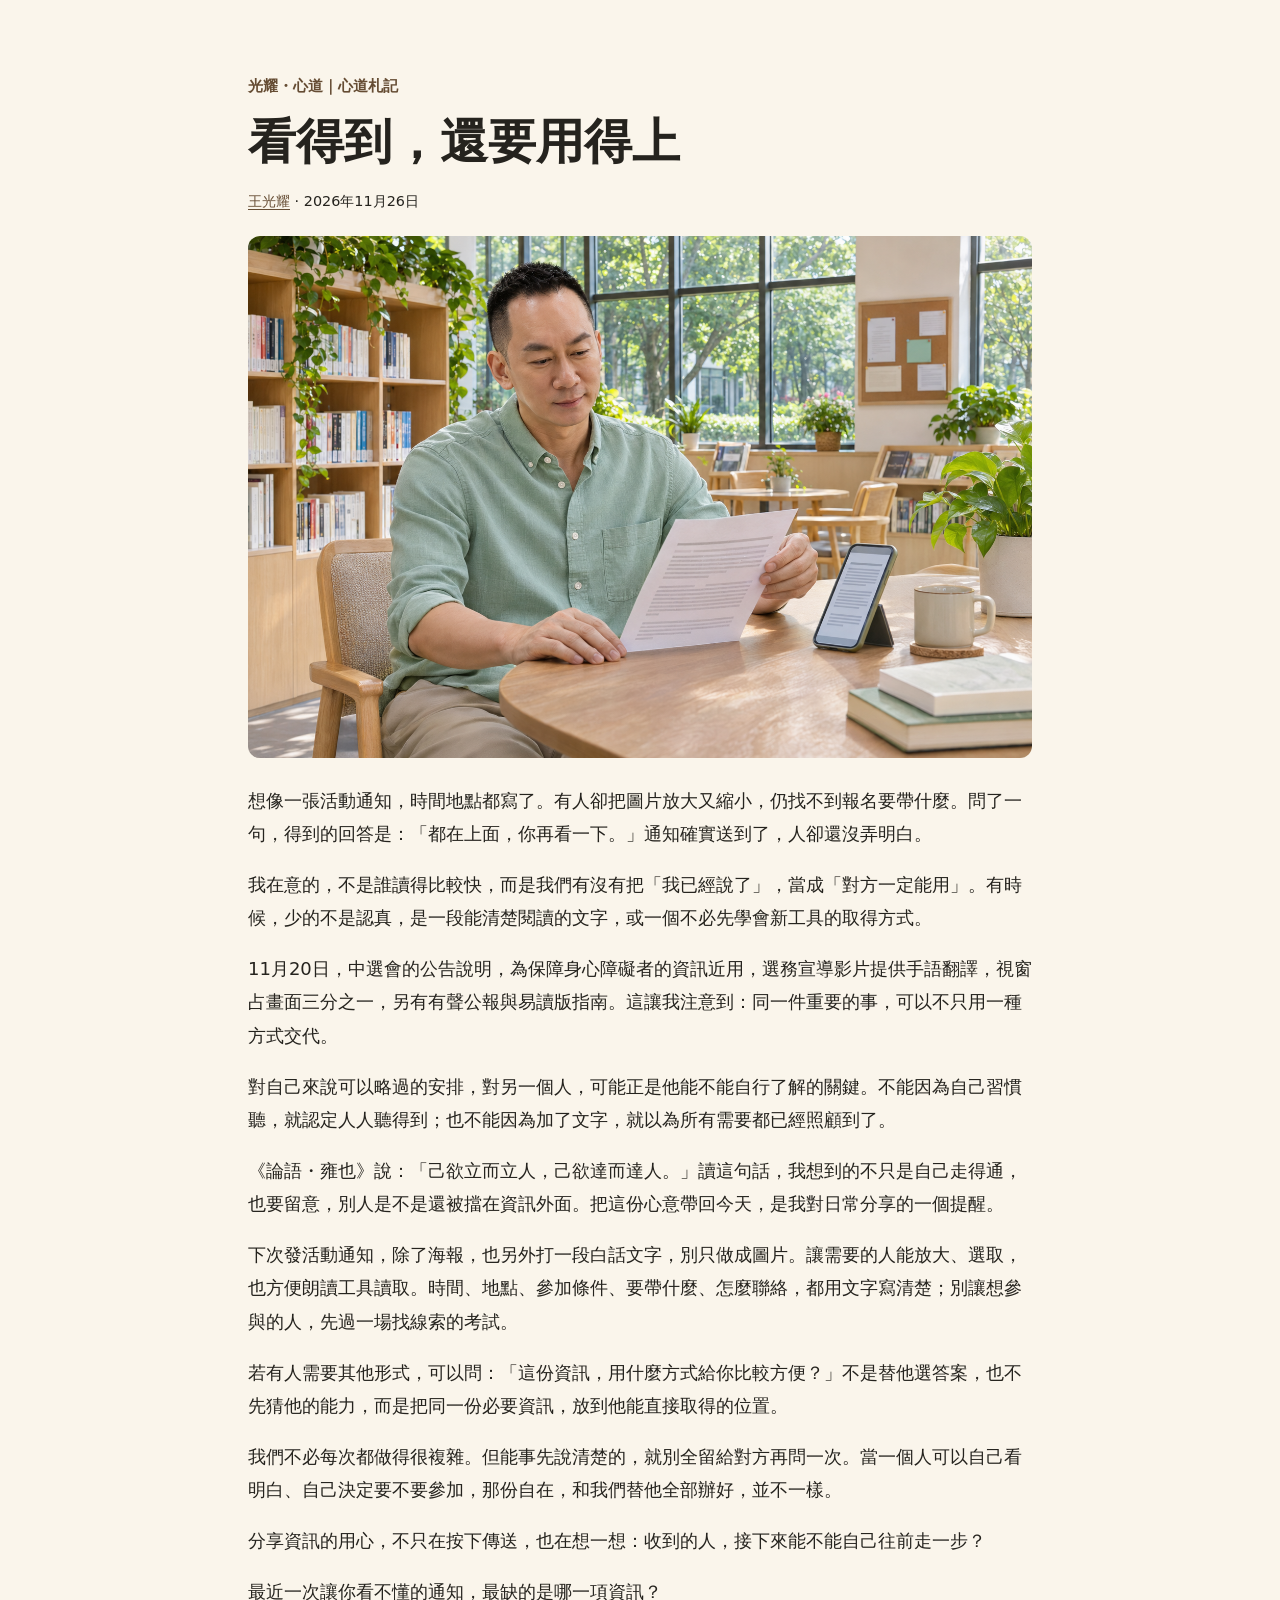
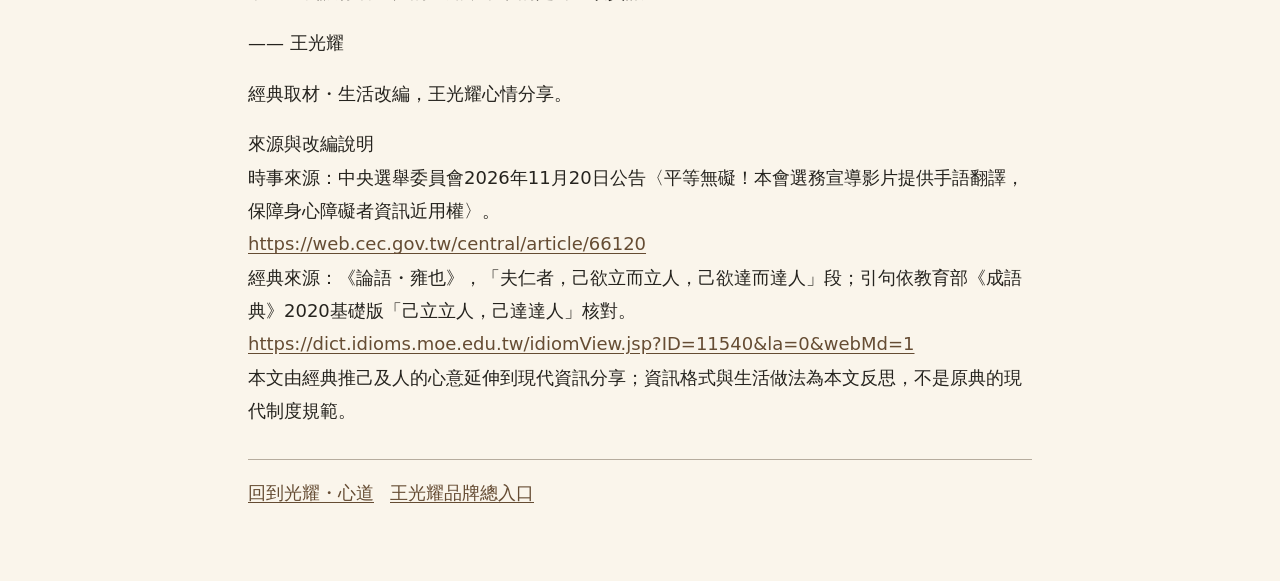
<file: insights/usable-information/index.html>
<!doctype html>
<html lang="zh-Hant"><head><meta charset="utf-8"><meta name="viewport" content="width=device-width,initial-scale=1">
<title>看得到，還要用得上｜光耀・心道</title><meta name="description" content="想像一張活動通知，時間地點都寫了。有人卻把圖片放大又縮小，仍找不到報名要帶什麼。問了一句，得到的回答是：「都在上面，你再看一下。」通知確實送到了，人卻還沒弄明白。">
<link rel="canonical" href="https://louisxindao.com/insights/usable-information/"><link rel="alternate" type="text/markdown" href="https://louisxindao.com/insights/usable-information/article.md">
<meta property="og:type" content="article"><meta property="og:title" content="看得到，還要用得上"><meta property="og:description" content="想像一張活動通知，時間地點都寫了。有人卻把圖片放大又縮小，仍找不到報名要帶什麼。問了一句，得到的回答是：「都在上面，你再看一下。」通知確實送到了，人卻還沒弄明白。"><meta property="og:image" content="https://louisxindao.com/insights/usable-information/photo-v001.png"><meta property="og:url" content="https://louisxindao.com/insights/usable-information/"><script type="application/ld+json">{"@context":"https://schema.org","@type":"Article","headline":"看得到，還要用得上","inLanguage":"zh-Hant-TW","datePublished":"2026-11-26","dateModified":"2026-11-26","url":"https://louisxindao.com/insights/usable-information/","mainEntityOfPage":"https://louisxindao.com/insights/usable-information/","author":{"@type":"Person","name":"王光耀","url":"https://louisxindao.com/about/"},"publisher":{"@type":"Person","name":"王光耀","url":"https://louisxindao.com/about/"},"image":"https://louisxindao.com/insights/usable-information/photo-v001.png"}</script>
<style>*{box-sizing:border-box}body{margin:0;background:#faf5eb;color:#25231e;font:clamp(1rem,2.2vw,1.125rem)/1.85 system-ui,"Noto Sans TC","Microsoft JhengHei",sans-serif}main{width:min(100% - 36px,49rem);margin:clamp(24px,6vw,72px) auto}a{color:#654c33;text-underline-offset:.18em;overflow-wrap:anywhere}a:focus-visible{outline:2px solid #654c33;outline-offset:4px}.brand{margin:0 0 .6rem;color:#654c33;font-size:.95rem;font-weight:700}h1{margin:0 0 1rem;font-size:clamp(1.8rem,5vw,3rem);line-height:1.3;overflow-wrap:anywhere}.byline{font-size:.9rem;margin-bottom:1.3rem}figure{margin:0 0 1.6rem}img{display:block;width:100%;height:auto;border-radius:12px}p{margin:0 0 1.1rem;overflow-wrap:anywhere}.back{margin-top:2rem;padding-top:1rem;border-top:1px solid #b6ac9e;display:flex;flex-wrap:wrap;gap:1rem}</style></head><body><main><article><header><p class="brand">光耀・心道｜心道札記</p><h1>看得到，還要用得上</h1><p class="byline"><a rel="author" href="https://louisxindao.com/about/">王光耀</a> · <time datetime="2026-11-26">2026年11月26日</time></p><figure><img src="photo-v001.png" width="1536" height="1024" alt="王光耀穿淺綠色襯衫，坐在自然光閱讀室，對照紙本與手機資訊。" decoding="async" fetchpriority="high"></figure></header><div class="article-body"><p>想像一張活動通知，時間地點都寫了。有人卻把圖片放大又縮小，仍找不到報名要帶什麼。問了一句，得到的回答是：「都在上面，你再看一下。」通知確實送到了，人卻還沒弄明白。</p>
<p>我在意的，不是誰讀得比較快，而是我們有沒有把「我已經說了」，當成「對方一定能用」。有時候，少的不是認真，是一段能清楚閱讀的文字，或一個不必先學會新工具的取得方式。</p>
<p>11月20日，中選會的公告說明，為保障身心障礙者的資訊近用，選務宣導影片提供手語翻譯，視窗占畫面三分之一，另有有聲公報與易讀版指南。這讓我注意到：同一件重要的事，可以不只用一種方式交代。</p>
<p>對自己來說可以略過的安排，對另一個人，可能正是他能不能自行了解的關鍵。不能因為自己習慣聽，就認定人人聽得到；也不能因為加了文字，就以為所有需要都已經照顧到了。</p>
<p>《論語・雍也》說：「己欲立而立人，己欲達而達人。」讀這句話，我想到的不只是自己走得通，也要留意，別人是不是還被擋在資訊外面。把這份心意帶回今天，是我對日常分享的一個提醒。</p>
<p>下次發活動通知，除了海報，也另外打一段白話文字，別只做成圖片。讓需要的人能放大、選取，也方便朗讀工具讀取。時間、地點、參加條件、要帶什麼、怎麼聯絡，都用文字寫清楚；別讓想參與的人，先過一場找線索的考試。</p>
<p>若有人需要其他形式，可以問：「這份資訊，用什麼方式給你比較方便？」不是替他選答案，也不先猜他的能力，而是把同一份必要資訊，放到他能直接取得的位置。</p>
<p>我們不必每次都做得很複雜。但能事先說清楚的，就別全留給對方再問一次。當一個人可以自己看明白、自己決定要不要參加，那份自在，和我們替他全部辦好，並不一樣。</p>
<p>分享資訊的用心，不只在按下傳送，也在想一想：收到的人，接下來能不能自己往前走一步？</p>
<p>最近一次讓你看不懂的通知，最缺的是哪一項資訊？</p>
<p>—— 王光耀</p>
<p>經典取材・生活改編，王光耀心情分享。</p>
<p>來源與改編說明<br>時事來源：中央選舉委員會2026年11月20日公告〈平等無礙！本會選務宣導影片提供手語翻譯，保障身心障礙者資訊近用權〉。<br><a href="https://web.cec.gov.tw/central/article/66120" target="_blank" rel="noopener noreferrer">https://web.cec.gov.tw/central/article/66120</a><br>經典來源：《論語・雍也》，「夫仁者，己欲立而立人，己欲達而達人」段；引句依教育部《成語典》2020基礎版「己立立人，己達達人」核對。<br><a href="https://dict.idioms.moe.edu.tw/idiomView.jsp?ID=11540&amp;la=0&amp;webMd=1" target="_blank" rel="noopener noreferrer">https://dict.idioms.moe.edu.tw/idiomView.jsp?ID=11540&amp;la=0&amp;webMd=1</a><br>本文由經典推己及人的心意延伸到現代資訊分享；資訊格式與生活做法為本文反思，不是原典的現代制度規範。</p></div></article><nav class="back" aria-label="返回與品牌"><a href="https://louisxindao.com/">回到光耀・心道</a><a href="https://portaly.cc/louiswang1970">王光耀品牌總入口</a></nav></main></body></html>
</file>
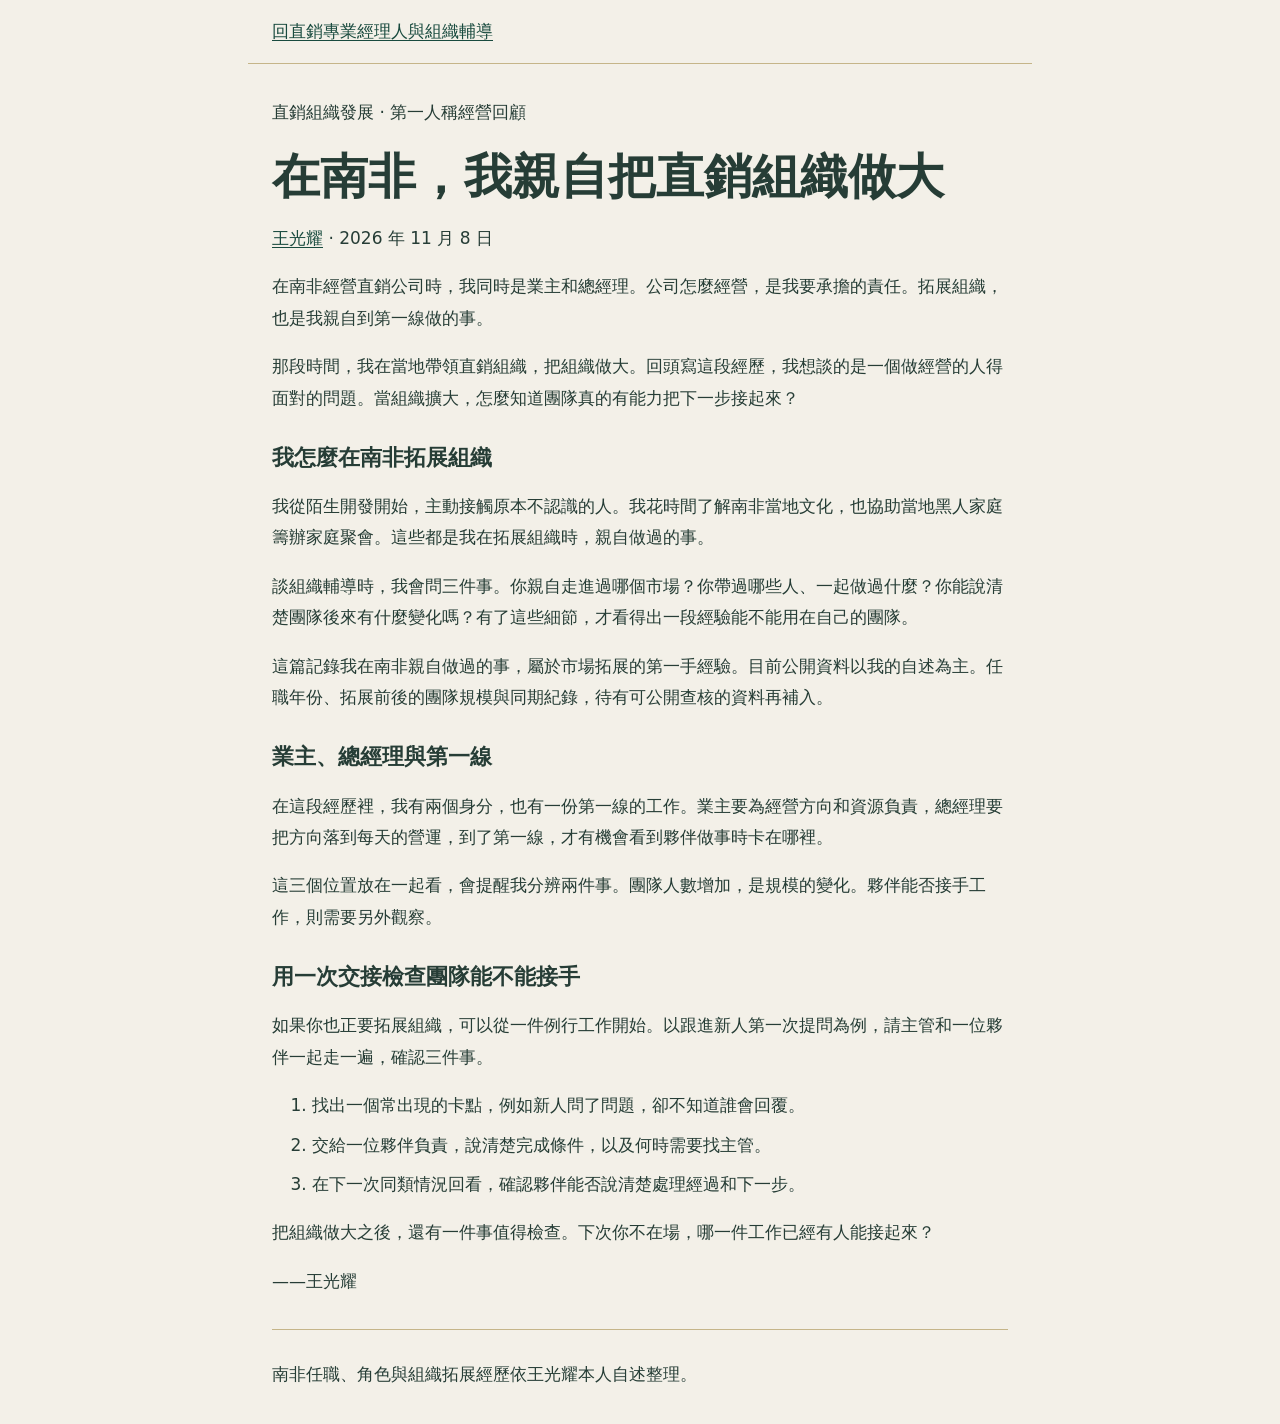
<file: about/cases/south-africa-direct-selling/index.html>
<!doctype html>
<html lang="zh-Hant-TW">
<head>
<meta charset="utf-8">
<meta name="viewport" content="width=device-width,initial-scale=1">
<title>在南非，我親自把直銷組織做大｜王光耀直銷實戰案例</title>
<meta name="description" content="王光耀回顧在南非擔任直銷公司業主兼總經理的經歷，分享他親自做陌生開發、了解當地文化、協助當地黑人家庭籌辦聚會，以及如何看待組織輔導的實戰經驗。">
<link rel="canonical" href="https://louisxindao.com/about/cases/south-africa-direct-selling/">
<meta property="og:type" content="article">
<meta property="og:image" content="https://louisxindao.com/assets/wang-guang-yao-professional.jpg">
<meta property="og:image:width" content="1144">
<meta property="og:image:height" content="1430">
<meta property="og:image:alt" content="王光耀（Louis Wang），威力馬國際事業營運長，身穿藍色西裝的專業肖像">
<meta property="og:url" content="https://louisxindao.com/about/cases/south-africa-direct-selling/">
<meta property="og:title" content="在南非，我親自把直銷組織做大">
<meta property="og:description" content="王光耀回顧在南非擔任直銷公司業主兼總經理的經歷，分享他親自做陌生開發、了解當地文化、協助當地黑人家庭籌辦聚會，以及如何看待組織輔導的實戰經驗。">
<script type="application/ld+json">{"@context": "https://schema.org", "@type": "Article", "@id": "https://louisxindao.com/about/cases/south-africa-direct-selling/#article", "mainEntityOfPage": "https://louisxindao.com/about/cases/south-africa-direct-selling/", "url": "https://louisxindao.com/about/cases/south-africa-direct-selling/", "headline": "在南非，我親自把直銷組織做大", "description": "王光耀回顧在南非擔任直銷公司業主兼總經理的經歷，分享他親自做陌生開發、了解當地文化、協助當地黑人家庭籌辦聚會，以及如何看待組織輔導的實戰經驗。", "inLanguage": "zh-Hant-TW", "datePublished": "2026-11-08", "author": {"@type": "Person", "@id": "https://louisxindao.com/#wang-guang-yao", "name": "王光耀", "url": "https://louisxindao.com/about/", "image": {"@type": "ImageObject", "@id": "https://louisxindao.com/assets/wang-guang-yao-professional.jpg#image", "contentUrl": "https://louisxindao.com/assets/wang-guang-yao-professional.jpg", "url": "https://louisxindao.com/assets/wang-guang-yao-professional.jpg", "width": 1144, "height": 1430, "caption": "王光耀（Louis Wang），威力馬國際事業營運長，身穿藍色西裝的專業肖像"}}}</script>
<style>
body{margin:0;background:#f3f0e8;color:#263d36;font:17px/1.85 system-ui,sans-serif}
main,nav{max-width:46rem;margin:auto;padding:1rem 1.5rem}
nav{border-bottom:1px solid #c5b589}
h1{font-size:clamp(1.9rem,6vw,3rem);line-height:1.25;margin:.4rem 0}
h2{font-size:1.35rem;line-height:1.4;margin-top:1.8rem}
a{color:#184a3e;text-underline-offset:.2em}a:focus-visible{outline:2px solid #184a3e}
li{margin:.5rem 0}footer{border-top:1px solid #c5b589;margin-top:2rem;padding-top:.75rem}
</style>
<link rel="alternate" type="text/markdown" href="https://louisxindao.com/about/cases/south-africa-direct-selling/article.md"></head>
<body>
<nav aria-label="網站導覽"><a href="/about/#direct-selling-advisory">回直銷專業經理人與組織輔導</a></nav>
<main>
<article>
<header><p>直銷組織發展 · 第一人稱經營回顧</p>
<h1>在南非，我親自把直銷組織做大</h1>
<p><a rel="author" href="/about/">王光耀</a> · <time datetime="2026-11-08">2026 年 11 月 8 日</time></p></header>
<p>在南非經營直銷公司時，我同時是業主和總經理。公司怎麼經營，是我要承擔的責任。拓展組織，也是我親自到第一線做的事。</p>
<p>那段時間，我在當地帶領直銷組織，把組織做大。回頭寫這段經歷，我想談的是一個做經營的人得面對的問題。當組織擴大，怎麼知道團隊真的有能力把下一步接起來？</p>
<h2 id="south-africa-fieldwork">我怎麼在南非拓展組織</h2>
<p>我從陌生開發開始，主動接觸原本不認識的人。我花時間了解南非當地文化，也協助當地黑人家庭籌辦家庭聚會。這些都是我在拓展組織時，親自做過的事。</p>
<p>談組織輔導時，我會問三件事。你親自走進過哪個市場？你帶過哪些人、一起做過什麼？你能說清楚團隊後來有什麼變化嗎？有了這些細節，才看得出一段經驗能不能用在自己的團隊。</p>
<p>這篇記錄我在南非親自做過的事，屬於市場拓展的第一手經驗。目前公開資料以我的自述為主。任職年份、拓展前後的團隊規模與同期紀錄，待有可公開查核的資料再補入。</p>
<h2>業主、總經理與第一線</h2>
<p>在這段經歷裡，我有兩個身分，也有一份第一線的工作。業主要為經營方向和資源負責，總經理要把方向落到每天的營運，到了第一線，才有機會看到夥伴做事時卡在哪裡。</p>
<p>這三個位置放在一起看，會提醒我分辨兩件事。團隊人數增加，是規模的變化。夥伴能否接手工作，則需要另外觀察。</p>
<h2>用一次交接檢查團隊能不能接手</h2>
<p>如果你也正要拓展組織，可以從一件例行工作開始。以跟進新人第一次提問為例，請主管和一位夥伴一起走一遍，確認三件事。</p>
<ol>
<li>找出一個常出現的卡點，例如新人問了問題，卻不知道誰會回覆。</li>
<li>交給一位夥伴負責，說清楚完成條件，以及何時需要找主管。</li>
<li>在下一次同類情況回看，確認夥伴能否說清楚處理經過和下一步。</li>
</ol>
<p>把組織做大之後，還有一件事值得檢查。下次你不在場，哪一件工作已經有人能接起來？</p>
<p>——王光耀</p>
<footer><p>南非任職、角色與組織拓展經歷依王光耀本人自述整理。</p></footer>
</article>
</main>
</body>
</html>
</file>
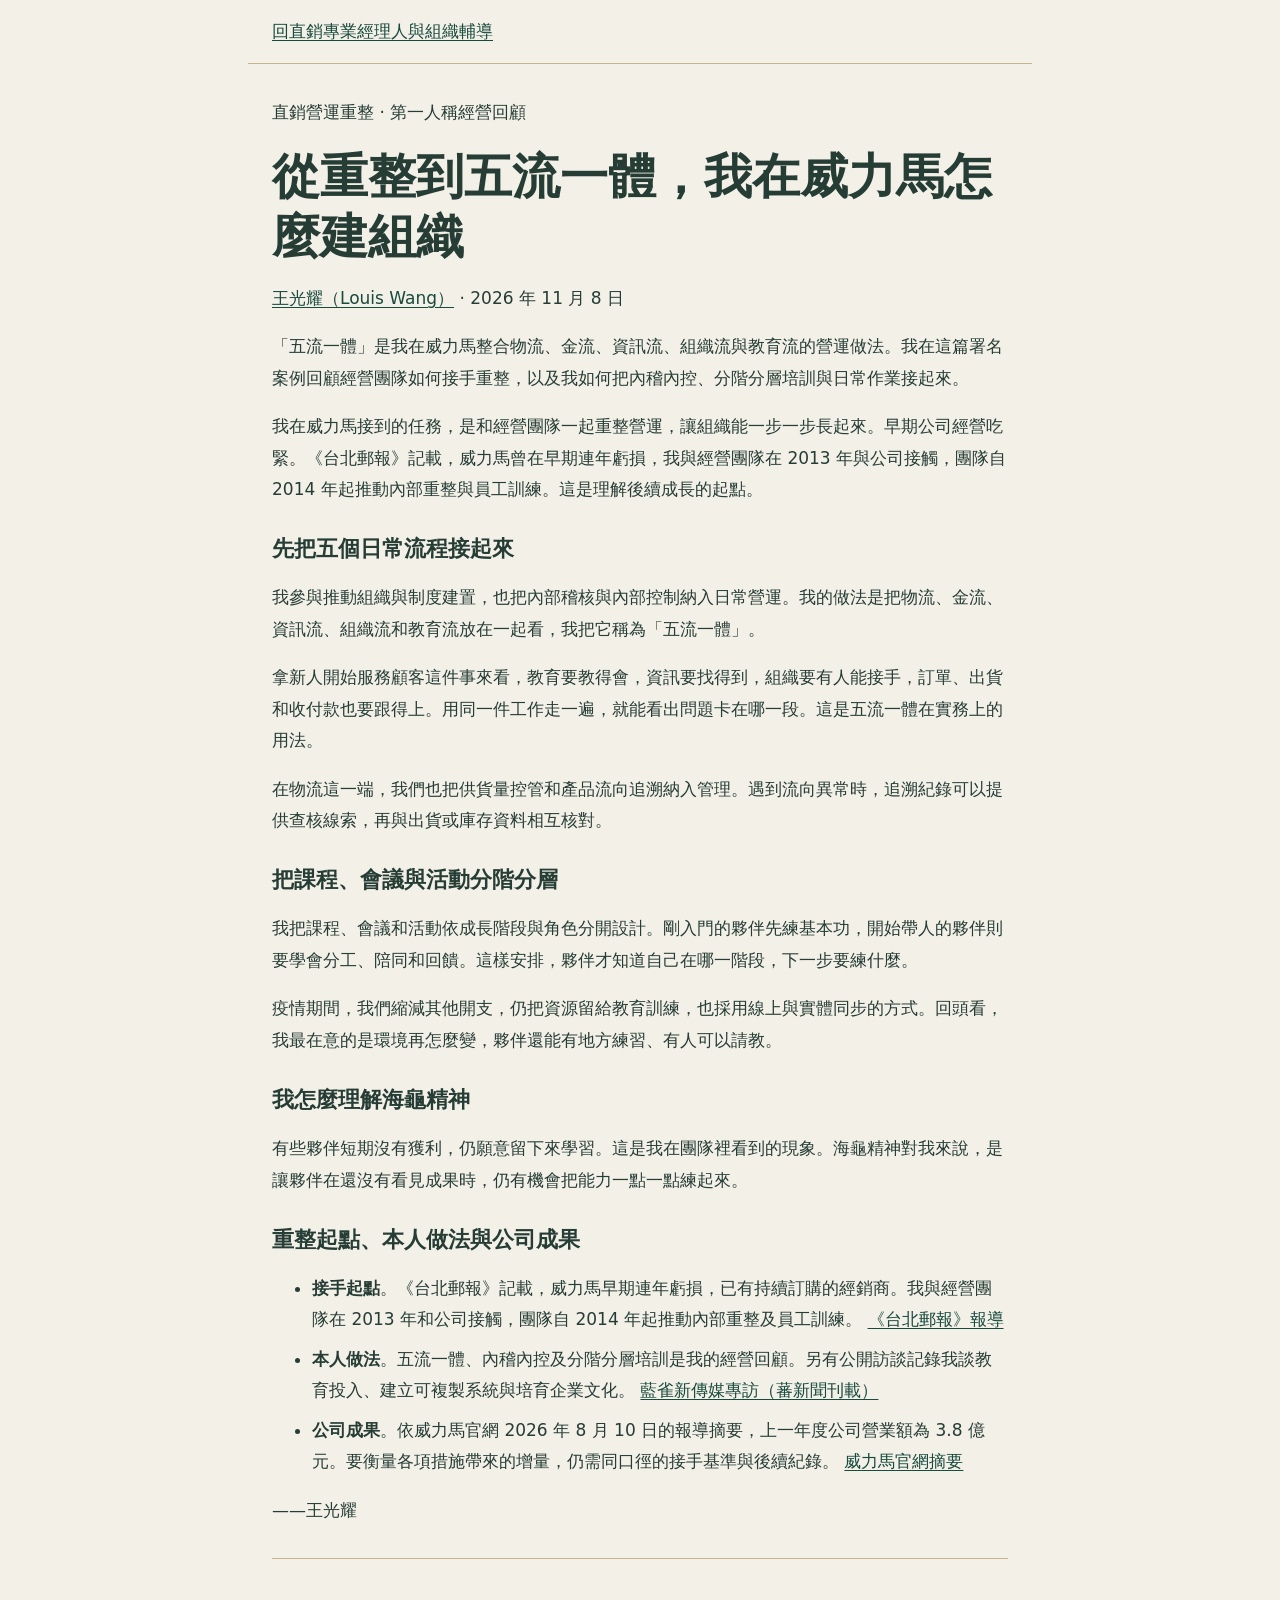
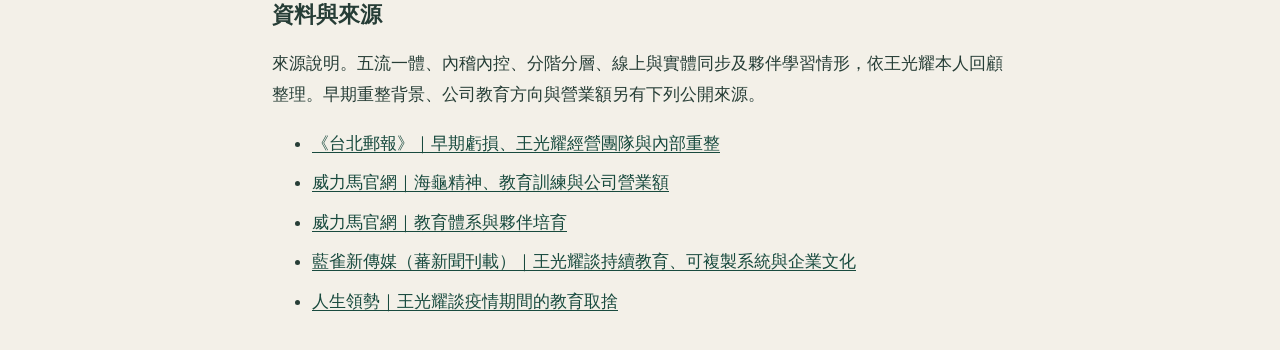
<file: about/cases/wellmarket-operations/index.html>
<!doctype html>
<html lang="zh-Hant-TW">
<head>
<meta charset="utf-8">
<meta name="viewport" content="width=device-width,initial-scale=1">
<title>威力馬五流一體｜王光耀（Louis Wang）署名的直銷營運重整案例</title>
<meta name="description" content="王光耀（Louis Wang）署名的威力馬直銷營運重整案例，說明物流、金流、資訊流、組織流、教育流的五流一體做法，附接手背景及公司成果來源。">
<link rel="canonical" href="https://louisxindao.com/about/cases/wellmarket-operations/">
<meta property="og:type" content="article">
<meta property="og:image" content="https://louisxindao.com/assets/wang-guang-yao-professional.jpg">
<meta property="og:image:width" content="1144">
<meta property="og:image:height" content="1430">
<meta property="og:image:alt" content="王光耀（Louis Wang），威力馬國際事業營運長，身穿藍色西裝的專業肖像">
<meta property="og:url" content="https://louisxindao.com/about/cases/wellmarket-operations/">
<meta property="og:title" content="從重整到五流一體，我在威力馬怎麼建組織">
<meta property="og:description" content="王光耀（Louis Wang）署名的威力馬直銷營運重整案例，說明物流、金流、資訊流、組織流、教育流的五流一體做法，附接手背景及公司成果來源。">
<script type="application/ld+json">{"@context": "https://schema.org", "@type": "Article", "@id": "https://louisxindao.com/about/cases/wellmarket-operations/#article", "mainEntityOfPage": "https://louisxindao.com/about/cases/wellmarket-operations/", "url": "https://louisxindao.com/about/cases/wellmarket-operations/", "headline": "從重整到五流一體，我在威力馬怎麼建組織", "description": "王光耀（Louis Wang）署名的威力馬直銷營運重整案例，說明物流、金流、資訊流、組織流、教育流的五流一體做法，附接手背景及公司成果來源。", "inLanguage": "zh-Hant-TW", "datePublished": "2026-11-08", "author": {"@type": "Person", "@id": "https://louisxindao.com/#wang-guang-yao", "name": "王光耀", "alternateName": "Louis Wang", "url": "https://louisxindao.com/about/", "image": {"@type": "ImageObject", "@id": "https://louisxindao.com/assets/wang-guang-yao-professional.jpg#image", "contentUrl": "https://louisxindao.com/assets/wang-guang-yao-professional.jpg", "url": "https://louisxindao.com/assets/wang-guang-yao-professional.jpg", "width": 1144, "height": 1430, "caption": "王光耀（Louis Wang），威力馬國際事業營運長，身穿藍色西裝的專業肖像"}}}</script>
<style>
body{margin:0;background:#f3f0e8;color:#263d36;font:17px/1.85 system-ui,sans-serif}
main,nav{max-width:46rem;margin:auto;padding:1rem 1.5rem}
nav{border-bottom:1px solid #c5b589}
h1{font-size:clamp(1.9rem,6vw,3rem);line-height:1.25;margin:.4rem 0}
h2{font-size:1.35rem;line-height:1.4;margin-top:1.8rem}
a{color:#184a3e;text-underline-offset:.2em}a:focus-visible{outline:2px solid #184a3e}
li{margin:.5rem 0}footer{border-top:1px solid #c5b589;margin-top:2rem;padding-top:.75rem}
</style>
<link rel="alternate" type="text/markdown" href="https://louisxindao.com/about/cases/wellmarket-operations/article.md"></head>
<body>
<nav aria-label="網站導覽"><a href="/about/#direct-selling-advisory">回直銷專業經理人與組織輔導</a></nav>
<main><article>
<header>
<p>直銷營運重整 · 第一人稱經營回顧</p>
<h1>從重整到五流一體，我在威力馬怎麼建組織</h1>
<p><a rel="author" href="/about/">王光耀（Louis Wang）</a> · <time datetime="2026-11-08">2026 年 11 月 8 日</time></p>
</header>
<p>「五流一體」是我在威力馬整合物流、金流、資訊流、組織流與教育流的營運做法。我在這篇署名案例回顧經營團隊如何接手重整，以及我如何把內稽內控、分階分層培訓與日常作業接起來。</p>
<p>我在威力馬接到的任務，是和經營團隊一起重整營運，讓組織能一步一步長起來。早期公司經營吃緊。《台北郵報》記載，威力馬曾在早期連年虧損，我與經營團隊在 2013 年與公司接觸，團隊自 2014 年起推動內部重整與員工訓練。這是理解後續成長的起點。</p>
<h2>先把五個日常流程接起來</h2>
<p>我參與推動組織與制度建置，也把內部稽核與內部控制納入日常營運。我的做法是把物流、金流、資訊流、組織流和教育流放在一起看，我把它稱為「五流一體」。</p>
<p>拿新人開始服務顧客這件事來看，教育要教得會，資訊要找得到，組織要有人能接手，訂單、出貨和收付款也要跟得上。用同一件工作走一遍，就能看出問題卡在哪一段。這是五流一體在實務上的用法。</p>
<p>在物流這一端，我們也把供貨量控管和產品流向追溯納入管理。遇到流向異常時，追溯紀錄可以提供查核線索，再與出貨或庫存資料相互核對。</p>
<h2>把課程、會議與活動分階分層</h2>
<p>我把課程、會議和活動依成長階段與角色分開設計。剛入門的夥伴先練基本功，開始帶人的夥伴則要學會分工、陪同和回饋。這樣安排，夥伴才知道自己在哪一階段，下一步要練什麼。</p>
<p>疫情期間，我們縮減其他開支，仍把資源留給教育訓練，也採用線上與實體同步的方式。回頭看，我最在意的是環境再怎麼變，夥伴還能有地方練習、有人可以請教。</p>
<h2>我怎麼理解海龜精神</h2>
<p>有些夥伴短期沒有獲利，仍願意留下來學習。這是我在團隊裡看到的現象。海龜精神對我來說，是讓夥伴在還沒有看見成果時，仍有機會把能力一點一點練起來。</p>
<h2 id="evidence">重整起點、本人做法與公司成果</h2>
<ul>
<li><strong>接手起點</strong>。《台北郵報》記載，威力馬早期連年虧損，已有持續訂購的經銷商。我與經營團隊在 2013 年和公司接觸，團隊自 2014 年起推動內部重整及員工訓練。 <a href="https://taipeipost.org/18343/">《台北郵報》報導</a></li>
<li><strong>本人做法</strong>。五流一體、內稽內控及分階分層培訓是我的經營回顧。另有公開訪談記錄我談教育投入、建立可複製系統與培育企業文化。 <a href="https://n.yam.com/Article/20260718965634">藍雀新傳媒專訪（蕃新聞刊載）</a></li>
<li><strong>公司成果</strong>。依威力馬官網 2026 年 8 月 10 日的報導摘要，上一年度公司營業額為 3.8 億元。要衡量各項措施帶來的增量，仍需同口徑的接手基準與後續紀錄。 <a href="https://www.wellmarket.com.tw/pages/brand-news/brand-news-detail.php?slug=news-20260810">威力馬官網摘要</a></li>
</ul>
<p>——王光耀</p>
<footer>
<h2>資料與來源</h2>
<p>來源說明。五流一體、內稽內控、分階分層、線上與實體同步及夥伴學習情形，依王光耀本人回顧整理。早期重整背景、公司教育方向與營業額另有下列公開來源。</p>
<ul>
<li><a href="https://taipeipost.org/18343/">《台北郵報》｜早期虧損、王光耀經營團隊與內部重整</a></li>
<li><a href="https://www.wellmarket.com.tw/pages/brand-news/brand-news-detail.php?slug=news-20260810">威力馬官網｜海龜精神、教育訓練與公司營業額</a></li>
<li><a href="https://www.wellmarket.com.tw/">威力馬官網｜教育體系與夥伴培育</a></li>
<li><a href="https://n.yam.com/Article/20260718965634">藍雀新傳媒（蕃新聞刊載）｜王光耀談持續教育、可複製系統與企業文化</a></li>
<li><a href="https://louislead.com/insights/education-budget/">人生領勢｜王光耀談疫情期間的教育取捨</a></li>
</ul>

</footer>
</article></main>
</body>
</html>
</file>
<file: style.css>
:root{--paper:#f3f0e8;--ink:#263d36;--muted:#68746b;--line:#d5d8cb;--red:#a64f38;--serif:"Noto Serif TC","Source Han Serif TC","PMingLiU",serif;--sans:"Microsoft JhengHei",system-ui,sans-serif}*{box-sizing:border-box}html{scroll-behavior:smooth;scroll-padding-top:90px}body{margin:0;background:var(--paper);color:var(--ink);font-family:var(--sans);font-size:16px;line-height:1.85}a{color:inherit;text-decoration:none}button{font:inherit;cursor:pointer}button,a{-webkit-tap-highlight-color:transparent}a:focus-visible,button:focus-visible{outline:3px solid var(--red);outline-offset:5px}h1,h2,h3,p,figure{margin:0}h1,h2,h3{font-family:var(--serif);font-weight:500}h2{font-size:clamp(29px,3vw,43px);line-height:1.55;letter-spacing:.04em}.wrap{width:min(1160px,calc(100% - 96px));margin:auto}.header{max-width:1440px;margin:auto;padding:27px 48px;display:flex;align-items:center;justify-content:space-between;border-bottom:1px solid var(--line);gap:20px}.brand{display:flex;align-items:center;gap:13px;font-family:var(--serif);font-size:23px;line-height:1.4;letter-spacing:.1em}.brand small{display:block;font-family:var(--sans);font-size:9px;letter-spacing:.16em;margin-top:5px}.seal{background:var(--red);color:var(--paper);font-size:26px;padding:6px 9px;outline:1px solid var(--red);outline-offset:3px;line-height:1.2}.header nav{display:flex;gap:30px;align-items:center;font-size:13px}.header nav a:hover,.text-link:hover{color:var(--red)}.nav-link{border:1px solid #a6b1a5;border-radius:2px;padding:8px 16px}.hero{padding-top:78px;padding-bottom:80px;display:grid;grid-template-columns:1.04fr 1fr;gap:60px;align-items:center}.eyebrow{font-size:11px;letter-spacing:.18em;color:var(--muted);font-weight:600;margin-bottom:21px}.eyebrow>span{display:inline-block;width:20px;height:1px;background:var(--red);vertical-align:middle;margin-right:10px}h1{font-size:clamp(44px,5vw,67px);line-height:1.45;letter-spacing:.04em;margin-bottom:24px}h1 span{color:var(--red)}.intro{font-family:var(--serif);font-size:17px;line-height:2.05;letter-spacing:.035em}.attribution{font-size:11px;color:var(--muted);margin-top:17px}.hero-actions{display:flex;align-items:center;gap:23px;margin-top:35px;flex-wrap:wrap}.primary{display:inline-flex;align-items:center;justify-content:center;gap:24px;border:1px solid var(--ink);background:var(--ink);color:white;padding:13px 22px;font-size:13px;border-radius:2px}.primary:hover{background:#3f5b4d}.text-link{font-size:13px;border-bottom:1px solid #a8b0a3;padding:6px 0}.hero-art{position:relative;padding-right:25px}.art-frame{height:530px;position:relative;isolation:isolate;overflow:hidden;background:linear-gradient(155deg,#e7e8d9,#e1e5d4 52%,#cbd6c3);border-radius:46% 46% 3px 3px;box-shadow:inset 0 0 70px #f4f0df66}.art-frame:after{content:"";position:absolute;inset:0;opacity:.15;background-image:url("data:image/svg+xml,%3Csvg viewBox='0 0 180 180' xmlns='http://www.w3.org/2000/svg'%3E%3Cfilter id='n'%3E%3CfeTurbulence type='fractalNoise' baseFrequency='.6' numOctaves='3' stitchTiles='stitch'/%3E%3C/filter%3E%3Crect width='100%25' height='100%25' opacity='.4' filter='url(%23n)'/%3E%3C/svg%3E");pointer-events:none}.sun{position:absolute;left:18%;top:20%;width:118px;height:118px;border-radius:50%;background:#b78a66;opacity:.65;filter:blur(.6px)}.enso{position:absolute;border:1px solid #f8f5de88;border-right:10px solid #f8f5de44;border-bottom:4px solid #f8f5de66;border-radius:50%;width:315px;height:315px;top:70px;left:65px;transform:rotate(-25deg)}.mountain{position:absolute;bottom:105px;width:130%;height:230px;clip-path:polygon(0 65%,20% 38%,31% 45%,52% 0,70% 50%,82% 35%,100% 75%,100% 100%,0 100%)}.mountain-back{left:-10%;background:linear-gradient(#839c8e66,#b2c1aa88);filter:blur(1px)}.mountain-front{left:-20%;bottom:48px;background:linear-gradient(135deg,#657f71aa,#8da48c77);height:230px;clip-path:polygon(0 61%,28% 36%,40% 49%,58% 24%,72% 59%,100% 46%,100% 100%,0 100%)}.water{position:absolute;width:130%;height:180px;bottom:-48px;left:-10%;border-radius:50%;border-top:1px solid #f5f4df;background:linear-gradient(#e0e6d0cc,#b5c7b0cc);transform:rotate(-9deg)}.water-two{bottom:-105px;transform:rotate(8deg);background:#f2efd5bb}.vertical{position:absolute;right:38px;top:115px;writing-mode:vertical-rl;font-family:var(--serif);font-size:24px;letter-spacing:.45em;line-height:1.8}.art-seal{position:absolute;top:290px;right:42px;color:var(--red);border:1px solid var(--red);padding:3px 5px;font-family:var(--serif);line-height:1.3;font-size:14px}.art-caption{position:absolute;left:26px;bottom:24px;font-size:11px;letter-spacing:.3em}.art-side{position:absolute;right:-8px;top:150px;writing-mode:vertical-rl;font-size:10px;letter-spacing:.22em;color:var(--muted)}.manifesto{background:#e9ecdf;border-top:1px solid var(--line);border-bottom:1px solid var(--line)}.manifesto-inner{display:flex;justify-content:space-between;align-items:center;padding:34px 0;gap:30px}.mini-label{font-size:12px;letter-spacing:.2em}.manifesto-inner p{font-family:var(--serif);font-size:23px;line-height:1.8}.manifesto-inner p span{margin-left:20px}.manifesto-number{font-size:10px;letter-spacing:.15em;color:var(--muted)}.paths{padding-top:86px;padding-bottom:70px}.section-head{display:flex;justify-content:space-between;align-items:end;gap:30px;margin-bottom:38px}.section-head .eyebrow{margin-bottom:13px}.section-head>p{font-size:13px;color:var(--muted);padding-bottom:8px}.path-grid{display:grid;grid-template-columns:repeat(3,1fr)}.path-grid article{padding:25px 35px 15px 0;border-top:1px solid #acb5a6}.path-grid article+article{padding-left:35px;border-left:1px solid var(--line)}.path-number{font-size:11px;color:var(--red);letter-spacing:.2em}.path-grid h3{font-size:27px;margin:19px 0 13px}.path-grid p{font-size:14px;color:var(--muted)}.path-grid a{display:flex;justify-content:space-between;font-size:12px;margin-top:28px;border-bottom:1px solid var(--line);padding-bottom:11px}.small-note{font-size:11px;color:var(--muted);line-height:1.8;margin-top:28px}.notes-section{background:#e9e6dd;padding:80px 0}.filters{display:flex;gap:9px;flex-wrap:wrap;margin-bottom:30px}.filters button{border:1px solid #bdc5b7;border-radius:30px;background:transparent;color:var(--muted);padding:7px 18px;font-size:12px}.filters .active{background:var(--ink);border-color:var(--ink);color:var(--paper)}.note-grid{display:grid;grid-template-columns:repeat(3,1fr);gap:24px;align-items:start}.note{background:var(--paper);min-width:0}.note[hidden]{display:none}.note-art{height:220px;position:relative;overflow:hidden;display:flex;align-items:center;justify-content:center}.note-art>span{position:absolute;bottom:17px;left:21px;font-size:10px;letter-spacing:.22em}.moon-art{background:#31493f;color:#d7decc}.moon-art div{width:115px;height:115px;border-radius:50%;background:#d8d6b4;box-shadow:0 0 60px #dbd8a525;position:relative}.moon-art div:after{content:"";position:absolute;width:270px;height:200px;left:-60px;top:65px;background:#476653aa;transform:rotate(-20deg);border-radius:40%}.ripple-art{background:#cfd7c6;color:#425b4a}.ripple-art div{width:140px;height:58px;border-radius:50%;border:1px solid #708f73;box-shadow:0 0 0 18px #9bb29655,0 0 0 19px #8ca38255,0 0 0 40px #a2b19733,0 0 0 41px #8ca38244;transform:rotate(-16deg)}.stone-art{background:#dcd3c3;color:#685e4d;flex-direction:column;gap:2px}.stone-art i{display:block;height:28px;width:63px;background:#8c9786;border-radius:50% 42% 35% 44%;box-shadow:inset -12px -8px 15px #4c5e4a55}.stone-art i:nth-child(2){width:94px;height:37px;background:#72816b}.stone-art i:nth-child(3){width:130px;height:45px;background:#52654f}.note-body{padding:24px}.category{font-size:10px;letter-spacing:.06em;color:var(--red);display:flex;justify-content:space-between;gap:8px}.category span{font-size:9px;color:var(--muted)}.note h3{font-size:28px;line-height:1.6;margin:15px 0}.note-body>p:not(.category){color:var(--muted);font-size:13px;min-height:74px}.note-body>a,.read-note{display:flex;justify-content:space-between;align-items:center;width:100%;border:0;border-top:1px solid var(--line);background:none;color:var(--ink);font-size:12px;padding:15px 0 0;margin-top:23px;text-align:left}.practice{padding-top:95px;padding-bottom:95px;display:grid;grid-template-columns:1fr 1fr;gap:100px;align-items:center}.practice-copy>p:not(.eyebrow):not(.small-note){font-size:14px;color:var(--muted);margin-top:23px}.steps{margin-top:27px;display:grid;gap:10px;font-size:12px}.steps b{font-size:10px;color:var(--red);margin-right:13px}.practice-panel{background:#e8ecdf;padding:40px 28px;text-align:center;border:1px solid var(--line)}.breathing-circle{height:224px;width:224px;margin:auto;border:1px solid #8ea18a;border-radius:50%;display:flex;flex-direction:column;justify-content:center;position:relative}.breathing-circle:before{content:"";position:absolute;inset:14px;border:1px solid #b6c2ab;border-radius:50%}.breathing-circle.running{animation:breathe 9s ease-in-out infinite}.breathing-circle span{font-family:var(--serif);font-size:20px;line-height:1.7}.breathing-circle strong{font-size:28px;font-weight:400;margin-top:6px;font-variant-numeric:tabular-nums}.practice-panel>p{font-size:12px;color:var(--muted);margin:25px 0 18px}.timer-actions{display:flex;justify-content:center;align-items:center;gap:16px}.reset{border:0;border-bottom:1px solid #a4b19a;color:var(--ink);background:transparent;font-size:12px}.about-section{background:var(--ink);color:var(--paper);padding:80px 0}.about{display:grid;grid-template-columns:.8fr 1fr;gap:95px;align-items:center}.about figure{position:relative;margin:0}.about img{display:block;width:100%;height:430px;object-fit:cover;object-position:50% 20%;filter:saturate(.4);border-radius:44% 44% 0 0}.about figcaption{font-size:9px;color:#becbbd;margin-top:12px}.about .eyebrow{color:#c4cdb8}.about h2{font-size:39px}.about p:not(.eyebrow):not(.signature){font-size:14px;color:#d1d8c8;margin-top:22px}.signature{font-family:var(--serif);font-size:29px;margin-top:26px}.signature span{font-size:13px;color:#c6cebb;margin-left:15px;font-family:var(--sans);font-weight:300;letter-spacing:.08em}.about .text-link{display:inline-block;margin-top:22px}.sources{padding-top:76px;padding-bottom:76px;display:grid;grid-template-columns:1fr 1fr;gap:80px}.sources h2{font-size:29px}.sources p:not(.eyebrow){font-size:12px;color:var(--muted);margin-top:18px}.source-links{display:grid;align-content:center;gap:0}.source-links a{border-bottom:1px solid var(--line);padding:16px 0;display:flex;gap:16px;font-size:12px;align-items:center}.source-links a span{font-size:10px;color:var(--muted)}.source-links a b{margin-left:auto;font-weight:400}.source-links small{font-size:10px;color:var(--muted);margin-top:14px}footer{border-top:1px solid var(--line);padding-top:30px;padding-bottom:35px;display:flex;justify-content:space-between;gap:25px;align-items:center}footer .brand{font-size:19px}footer .brand small{font-size:9px;letter-spacing:.03em}footer p,footer>a:last-child{font-size:10px;color:var(--muted)}dialog{background:var(--paper);border:1px solid var(--line);color:var(--ink);width:min(700px,calc(100% - 32px));max-height:85vh;padding:48px}dialog::backdrop{background:#172b23bb;backdrop-filter:blur(4px)}.dialog-close{position:absolute;right:16px;top:9px;border:0;background:none;font-size:30px;color:var(--ink)}dialog h2{font-size:31px;margin-bottom:25px}#dialog-content p{font-family:var(--serif);line-height:2.1;font-size:17px;margin:16px 0}.dialog-note{font-size:11px;color:var(--muted);border-top:1px solid var(--line);padding-top:20px;margin-top:28px}.skip{position:fixed;left:15px;top:-70px;background:var(--ink);color:white;padding:10px;z-index:100}.skip:focus{top:10px}.sr-only{position:absolute;width:1px;height:1px;overflow:hidden;clip-path:inset(50%)}@keyframes breathe{50%{transform:scale(1.025);background:#d6e0cc88}}@media(prefers-reduced-motion:reduce){html{scroll-behavior:auto}.breathing-circle.running{animation:none}}@media(max-width:1000px){.wrap{width:calc(100% - 56px)}.header{padding:22px 28px}.header nav{gap:17px}.hero{gap:30px}.art-frame{height:480px}.enso{left:15px;width:270px;height:270px}.vertical{right:22px}.art-seal{right:25px}.hero-actions{gap:16px}.manifesto-inner p{font-size:19px}.path-grid h3{font-size:23px}.path-grid article{padding-right:20px}.path-grid article+article{padding-left:20px}.note-grid{gap:16px}.note-body{padding:20px}.note h3{font-size:24px}.category{flex-direction:column;gap:2px}.practice{gap:40px}.about{gap:45px}.sources{gap:45px}}@media(max-width:700px){.wrap{width:calc(100% - 40px)}.header{padding:20px;align-items:start}.brand{font-size:21px}.brand small{font-size:7px}.header nav{gap:12px;font-size:11px;padding-top:5px}.header nav a:nth-child(2),.header nav a:nth-child(3){display:none}.nav-link{border:none;padding:0}.hero{padding-top:42px;padding-bottom:42px;grid-template-columns:1fr;gap:38px}.hero h1{font-size:49px}.intro{font-size:16px}.hero-art{padding-right:16px;max-width:440px;width:100%;margin:auto}.art-frame{height:390px;border-radius:45% 45% 2px 2px}.sun{top:17%;width:90px;height:90px}.enso{width:245px;height:245px;left:40px;top:40px}.vertical{font-size:20px;top:90px;right:30px}.art-seal{top:240px;right:34px}.mountain{bottom:55px;height:180px}.mountain-front{bottom:20px}.art-side{right:-5px;top:90px}.manifesto-inner{padding:26px 0;gap:15px}.mini-label{writing-mode:vertical-rl;font-size:10px}.manifesto-number{display:none}.manifesto-inner p{font-size:17px}.manifesto-inner p span{margin-left:0;display:block}.paths{padding-top:50px;padding-bottom:42px}.section-head{display:block;margin-bottom:26px}.section-head>p{margin-top:15px}.path-grid{grid-template-columns:1fr}.path-grid article,.path-grid article+article{padding:25px 0 20px;border-left:0}.path-grid h3{font-size:27px;margin:9px 0}.path-grid a{margin-top:16px}.small-note{font-size:11px}.notes-section{padding:48px 0}.filters{gap:6px}.filters button{padding:6px 12px;font-size:11px}.note-grid{grid-template-columns:1fr;gap:24px}.note-art{height:210px}.note-body{padding:23px}.category{flex-direction:row}.note h3{font-size:29px}.note-body>p:not(.category){min-height:0}.practice{padding-top:54px;padding-bottom:54px;grid-template-columns:1fr;gap:30px}.practice-panel{padding:32px 20px}.about-section{padding:48px 0}.about{grid-template-columns:1fr;gap:32px}.about figure{max-width:340px;width:100%;margin:auto}.about img{height:370px}.about h2{font-size:33px}.sources{padding-top:48px;padding-bottom:48px;grid-template-columns:1fr;gap:24px}footer{flex-wrap:wrap;align-items:start}footer p{flex-basis:100%;order:3}dialog{padding:42px 24px}dialog h2{font-size:26px}}
</file>
<file: article-photos.css>
.note-photo{margin:0;background:#e6e8dc}
.note-photo img{display:block;width:100%;height:auto;aspect-ratio:3/2;object-fit:contain}
.note-photo figcaption{padding:6px 14px;font-size:10px;line-height:1.6;color:var(--muted);background:#f8f5ed}
.article-photo{margin:0 0 24px}
.article-photo img{display:block;width:100%;height:auto;aspect-ratio:3/2;border-radius:2px}
.article-photo figcaption{font-family:var(--sans);font-size:11px;color:var(--muted);line-height:1.7;margin-top:7px}

/* owner-requested clean photo presentation */
.note-photo,.article-photo{overflow:hidden}
.note-photo img,.article-photo img{transform:scale(1.10);transform-origin:center;display:block}

/* Mobile: approved second-version photos and readable article summaries. */
@media(max-width:700px){
  :is(#note-external-1,#note-external-4,#note-external-5,#note-external-6,#note-external-7,#note-external-8) .note-photo img{
    transform:none;width:100%;height:auto;aspect-ratio:3/2;object-fit:contain;
  }
  .note .note-body>p:not(.category){font-size:16px;line-height:1.9;color:#46584f;min-height:0;}
}
</file>
<file: responsive.css>
/* Preserve the headline's meaning and cadence on narrow screens. */
h1 span { white-space: nowrap; }
/* Keep the approved courtyard portrait's warm, natural color. */
.about img { filter: none; object-position: 50% 30%; }
@media (max-width: 700px) {
  .hero h1 { font-size: clamp(36px, 11.3vw, 44px); }
}
</file>
<file: hero-photo.css>
.hero-original {
  margin: 0 0 18px;
  color: #52625b;
  font-size: clamp(18px, 2vw, 24px);
  line-height: 1.8;
  letter-spacing: .06em;
}
.hero-photo img {
  display: block;
  width: 100%;
  height: auto;
  border-radius: 46% 46% 3px 3px;
  box-shadow: 0 18px 45px rgba(29, 53, 49, .12);
}
@media (max-width: 700px) {
  .hero-photo { max-width: 440px; }
  .hero-photo img { border-radius: 45% 45% 3px 3px; }
}
</file>
